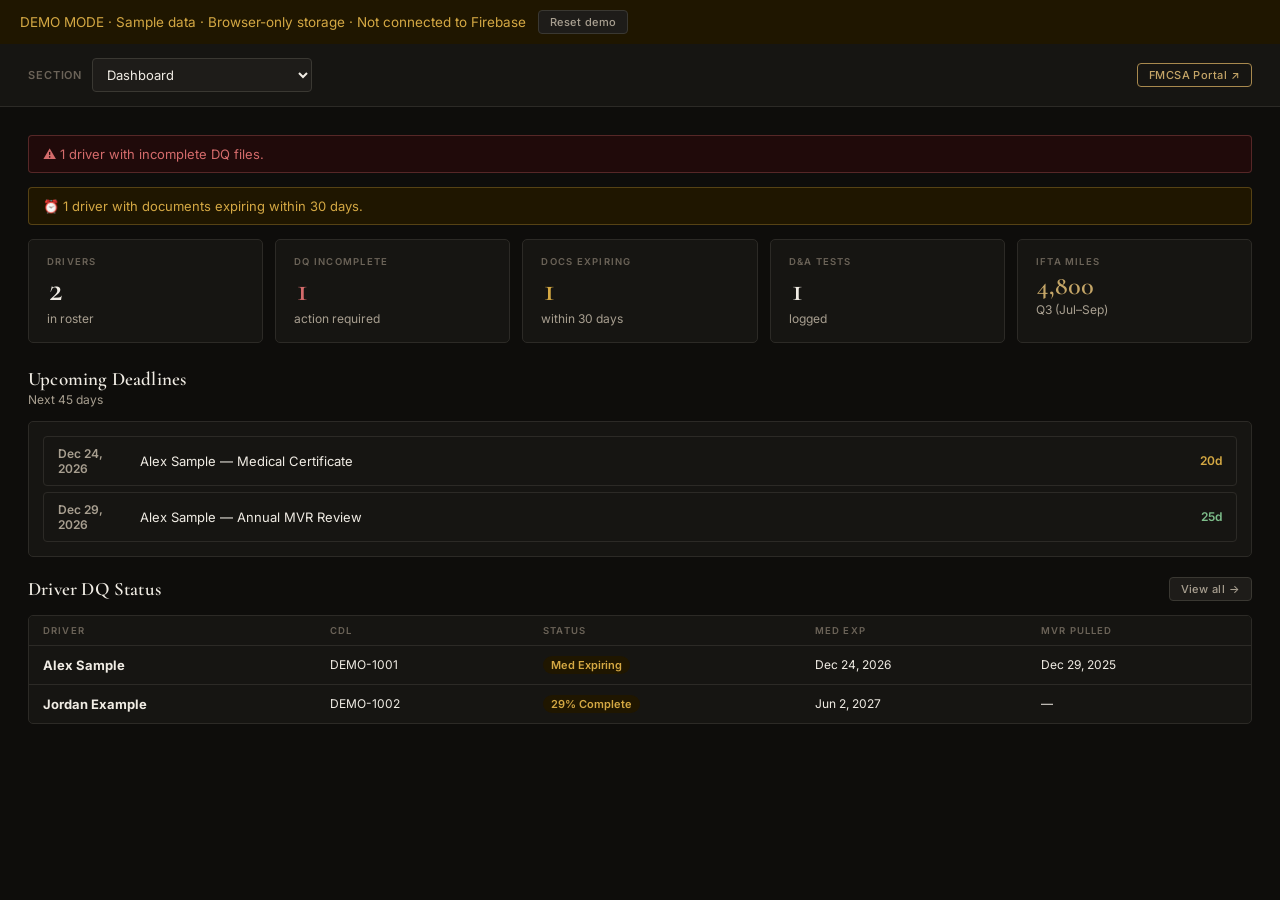
<file: Index.html>
<!doctype html>
<html lang="en"><head><meta charset="utf-8"><meta name="viewport" content="width=device-width, initial-scale=1"><meta name="claude:viewport-fit-sides" content="cover">
<title>Fleet Compliance</title>
<link rel="preconnect" href="https://fonts.googleapis.com">
<link href="https://fonts.googleapis.com/css2?family=Cormorant+Garamond:wght@400;500;600;700&family=Inter:wght@300;400;500;600&display=swap" rel="stylesheet">

<style>
:root {
  --bg:    #0e0d0b;
  --bg2:   #161512;
  --bg3:   #1e1c19;
  --bg4:   #252320;
  --fg:    #f0ece4;
  --fg2:   #a89f90;
  --fg3:   #6b6358;
  --border: #2c2a26;
  --border2: #3a3832;
  --accent: #c4a567;
  --accent2: #a8894e;
  --ok:    #7dbd8a;
  --ok-bg: #0d2314;
  --warn:  #d4a843;
  --warn-bg: #1f1600;
  --danger: #d46b6b;
  --danger-bg: #200a0a;
  --sidebar-w: 210px;
  color-scheme: dark;
}
* { box-sizing: border-box; margin: 0; padding: 0; }
html, body { height: 100%; }
body {
  background: var(--bg); color: var(--fg);
  font-family: 'Inter', system-ui, sans-serif;
  font-size: 13.5px;
  display: flex; flex-direction: column;
  padding-left: max(0px, env(safe-area-inset-left, 0px));
  padding-right: max(0px, env(safe-area-inset-right, 0px));
}

.app { display: flex; flex: 1; overflow: hidden; }

.sidebar {
  width: var(--sidebar-w); background: var(--bg2);
  border-right: 1px solid var(--border);
  display: flex; flex-direction: column; flex-shrink: 0;
  overflow-y: auto;
}
.sidebar-logo { padding: 20px 16px 16px; border-bottom: 1px solid var(--border); }
.sidebar-logo .co { font-family: 'Cormorant Garamond', serif; font-size: 17px; font-weight: 600; letter-spacing: .04em; color: var(--accent); line-height: 1.2; }
.sidebar-logo .app-name { font-size: 10px; font-weight: 500; text-transform: uppercase; letter-spacing: .14em; color: var(--fg3); margin-top: 5px; }
.nav-section { padding: 10px 0 6px; }
.nav-label { font-size: 9px; font-weight: 600; text-transform: uppercase; letter-spacing: .16em; color: var(--fg3); padding: 0 16px; margin-bottom: 4px; }
.nav-item {
  display: flex; align-items: center; gap: 9px;
  padding: 7px 16px; font-size: 12.5px; font-weight: 400;
  color: var(--fg2); cursor: pointer;
  border: none; background: none; width: 100%; text-align: left;
  transition: background .12s, color .12s;
  letter-spacing: .01em; border-right: 2px solid transparent;
}
.nav-item:hover { background: var(--bg3); color: var(--fg); }
.nav-item.active { background: var(--bg3); color: var(--accent); font-weight: 500; border-right-color: var(--accent); }
.nav-icon { font-size: 14px; width: 18px; flex-shrink: 0; opacity: .7; }
.badge { margin-left: auto; font-size: 10px; font-weight: 600; background: var(--danger); color: #fff; border-radius: 10px; padding: 1px 5px; }

.main { flex: 1; overflow-y: auto; display: flex; flex-direction: column; }
.topbar {
  display: flex; align-items: center; justify-content: space-between;
  padding: 14px 28px; border-bottom: 1px solid var(--border);
  background: var(--bg2); position: sticky; top: 0; z-index: 5;
  flex-shrink: 0;
}
.topbar h1 { font-family: 'Cormorant Garamond', serif; font-size: 22px; font-weight: 600; letter-spacing: .02em; }
.topbar-actions { display: flex; gap: 8px; align-items: center; flex-wrap: wrap; }
.content { padding: 28px; flex: 1; }

.btn { font-family: 'Inter', sans-serif; font-size: 12px; font-weight: 500; letter-spacing: .04em; padding: 7px 16px; border-radius: 4px; border: 1px solid var(--border2); background: var(--bg3); color: var(--fg2); cursor: pointer; transition: background .12s, color .12s; text-decoration: none; display: inline-flex; align-items: center; gap: 5px; white-space: nowrap; }
.btn:hover { background: var(--bg4); color: var(--fg); }
.btn-primary { background: var(--accent); color: #0e0d0b; border-color: var(--accent); font-weight: 600; }
.btn-primary:hover { background: var(--accent2); border-color: var(--accent2); color: #0e0d0b; }
.btn-sm { padding: 4px 11px; font-size: 11px; }
.btn-danger { background: var(--danger-bg); color: var(--danger); border-color: transparent; }
.btn-link { background: none; border-color: var(--accent2); color: var(--accent); }
.btn-link:hover { background: var(--bg3); color: var(--accent); }

.stat-row { display: grid; grid-template-columns: repeat(auto-fit, minmax(140px, 1fr)); gap: 12px; margin-bottom: 24px; }
.stat-card { background: var(--bg2); border: 1px solid var(--border); border-radius: 5px; padding: 16px 18px; }
.stat-label { font-size: 9.5px; font-weight: 600; text-transform: uppercase; letter-spacing: .13em; color: var(--fg3); }
.stat-num { font-family: 'Cormorant Garamond', serif; font-size: 34px; font-weight: 600; line-height: 1.05; margin-top: 5px; font-variant-numeric: tabular-nums; }
.stat-sub { font-size: 12px; color: var(--fg2); margin-top: 3px; }
.stat-ok { color: var(--ok); }
.stat-warn { color: var(--warn); }
.stat-danger { color: var(--danger); }
.stat-gold { color: var(--accent); }

.table-wrap { overflow-x: auto; }
table { width: 100%; border-collapse: collapse; font-size: 13px; }
thead th { text-align: left; font-size: 9.5px; font-weight: 600; text-transform: uppercase; letter-spacing: .12em; color: var(--fg3); padding: 9px 14px; border-bottom: 1px solid var(--border); background: var(--bg2); white-space: nowrap; }
tbody tr { border-bottom: 1px solid var(--border); }
tbody tr:last-child { border-bottom: none; }
tbody td { padding: 10px 14px; vertical-align: middle; }
tbody tr:hover td { background: var(--bg3); }

.pill { display: inline-block; font-size: 11px; font-weight: 600; padding: 2px 8px; border-radius: 20px; white-space: nowrap; }
.pill-ok { background: var(--ok-bg); color: var(--ok); }
.pill-warn { background: var(--warn-bg); color: var(--warn); }
.pill-danger { background: var(--danger-bg); color: var(--danger); }
.pill-neutral { background: var(--bg3); color: var(--fg2); }
.pill-gold { background: #1c1810; color: var(--accent); }

.section-head { display: flex; align-items: center; justify-content: space-between; margin-bottom: 14px; }
.section-head h2 { font-family: 'Cormorant Garamond', serif; font-size: 19px; font-weight: 600; letter-spacing: .01em; }
.section-head p { font-size: 12px; color: var(--fg2); margin-top: 2px; }

.card { background: var(--bg2); border: 1px solid var(--border); border-radius: 5px; overflow: hidden; margin-bottom: 20px; }
.card-pad { padding: 16px; }

.modal-overlay { position: fixed; inset: 0; z-index: 100; background: rgba(0,0,0,.6); display: flex; align-items: center; justify-content: center; padding: 16px; }
.modal { background: var(--bg2); border: 1px solid var(--border2); border-radius: 5px; width: 100%; max-width: 520px; padding: 28px; max-height: 90vh; overflow-y: auto; }
.modal h3 { font-family: 'Cormorant Garamond', serif; font-size: 20px; font-weight: 600; margin-bottom: 18px; letter-spacing: .02em; }
.modal-actions { display: flex; gap: 8px; justify-content: flex-end; margin-top: 20px; }

.form-grid { display: grid; grid-template-columns: 1fr 1fr; gap: 12px; }
.form-group { display: flex; flex-direction: column; gap: 5px; }
.form-group.full { grid-column: 1/-1; }
label { font-size: 11px; font-weight: 600; color: var(--fg3); text-transform: uppercase; letter-spacing: .08em; }
input, select, textarea { font-family: 'Inter', sans-serif; font-size: 13px; padding: 7px 10px; border: 1px solid var(--border2); border-radius: 4px; background: var(--bg3); color: var(--fg); width: 100%; }
input:focus, select:focus, textarea:focus { outline: none; border-color: var(--accent); }
.form-section { font-size: 9.5px; font-weight: 600; text-transform: uppercase; letter-spacing: .12em; color: var(--fg3); grid-column: 1/-1; margin-top: 6px; padding-top: 14px; border-top: 1px solid var(--border); }

/* DQ checklist */
.checklist { display: flex; flex-direction: column; gap: 6px; }
.check-row { display: flex; align-items: center; gap: 10px; padding: 8px 12px; border: 1px solid var(--border); border-radius: 4px; background: var(--bg3); }
.check-row.done { background: var(--ok-bg); border-color: rgba(125,189,138,.25); }
.check-row.done .check-label { color: var(--ok); }
.check-box { width: 16px; height: 16px; border: 1.5px solid var(--border2); border-radius: 2px; flex-shrink: 0; display: flex; align-items: center; justify-content: center; cursor: pointer; }
.check-box.checked { background: var(--ok); border-color: var(--ok); }
.check-box.checked::after { content: '✓'; color: #000; font-size: 10px; font-weight: 700; }
.check-label { font-size: 13px; font-weight: 400; flex: 1; min-width: 0; }
.check-date { font-size: 11px; color: var(--fg3); white-space: nowrap; }
.photo-btn { cursor: pointer; font-size: 14px; padding: 2px 6px; border-radius: 4px; border: 1px solid var(--border); background: var(--bg2); line-height: 1.3; flex-shrink: 0; }
.photo-btn.has-photo { border-color: var(--accent); background: #1c1810; }
.photo-thumb { width: 28px; height: 28px; object-fit: cover; border-radius: 3px; cursor: pointer; flex-shrink: 0; border: 1px solid var(--border); }

/* HOS */
.hos-grid { display: grid; grid-template-columns: repeat(3, 1fr); gap: 10px; margin-bottom: 20px; }
.hos-box { background: var(--bg3); border: 1px solid var(--border); border-radius: 5px; padding: 16px 14px; }
.hos-num { font-family: 'Cormorant Garamond', serif; font-size: 36px; font-weight: 600; color: var(--accent); line-height: 1; }
.hos-unit { font-size: 9.5px; font-weight: 600; text-transform: uppercase; letter-spacing: .1em; color: var(--fg3); margin-top: 2px; }
.hos-desc { font-size: 12px; color: var(--fg2); margin-top: 6px; line-height: 1.4; }

/* IFTA */
.state-list { display: flex; flex-direction: column; gap: 6px; }
.state-row { display: flex; align-items: center; gap: 10px; padding: 8px 12px; border: 1px solid var(--border); border-radius: 4px; background: var(--bg3); }
.state-row.base { border-color: rgba(196,165,103,.35); background: #1c1810; }
.state-abbr { font-size: 12px; font-weight: 600; width: 32px; flex-shrink: 0; color: var(--fg2); }
.state-field { display: flex; align-items: center; gap: 5px; flex: 1; }
.state-input { border: 1px solid var(--border2); border-radius: 4px; padding: 5px 8px; background: var(--bg2); color: var(--fg); font-size: 13px; width: 110px; font-variant-numeric: tabular-nums; }
.state-input:focus { outline: none; border-color: var(--accent); }
.state-unit { font-size: 11px; color: var(--fg3); white-space: nowrap; }
.add-state-row { display: flex; gap: 8px; align-items: center; margin-top: 12px; padding-top: 12px; border-top: 1px solid var(--border); }

/* Receipts */
.receipt-list { display: flex; flex-direction: column; gap: 6px; }
.receipt-row { display: flex; align-items: center; gap: 10px; padding: 8px 12px; border: 1px solid var(--border); border-radius: 4px; background: var(--bg3); font-size: 12px; }
.receipt-photo { width: 26px; height: 26px; object-fit: cover; border-radius: 3px; border: 1px solid var(--border); cursor: pointer; flex-shrink: 0; }

.q-tabs { display: flex; gap: 6px; margin-bottom: 20px; flex-wrap: wrap; }
.q-tab { padding: 6px 16px; font-size: 11px; font-weight: 500; letter-spacing: .06em; border: 1px solid var(--border2); border-radius: 3px; cursor: pointer; background: var(--bg2); color: var(--fg2); text-transform: uppercase; }
.q-tab.active { background: var(--accent); color: #0e0d0b; border-color: var(--accent); font-weight: 600; }

/* D&A */
.da-row { display: grid; grid-template-columns: 88px 80px 140px 1fr auto; gap: 10px; align-items: center; padding: 9px 14px; border-bottom: 1px solid var(--border); font-size: 13px; }
.da-row:last-child { border-bottom: none; }
.da-head { font-size: 9.5px; font-weight: 600; text-transform: uppercase; letter-spacing: .1em; color: var(--fg3); padding: 9px 14px; border-bottom: 1px solid var(--border); display: grid; grid-template-columns: 88px 80px 140px 1fr auto; gap: 10px; background: var(--bg); }

/* CSA */
.csa-grid { display: grid; grid-template-columns: repeat(auto-fill, minmax(220px, 1fr)); gap: 12px; }
.csa-card { background: var(--bg2); border: 1px solid var(--border); border-radius: 5px; padding: 16px; }
.csa-name { font-size: 11px; font-weight: 600; text-transform: uppercase; letter-spacing: .07em; color: var(--fg2); margin-bottom: 10px; }
.csa-bar-bg { height: 6px; background: var(--bg3); border-radius: 3px; overflow: hidden; margin-bottom: 6px; }
.csa-bar { height: 100%; border-radius: 3px; transition: width .3s; }

.alert-banner { display: flex; align-items: center; gap: 10px; padding: 10px 14px; border-radius: 4px; margin-bottom: 14px; font-size: 13px; }
.alert-warn { background: var(--warn-bg); color: var(--warn); border: 1px solid rgba(212,168,67,.3); }
.alert-danger { background: var(--danger-bg); color: var(--danger); border: 1px solid rgba(212,107,107,.3); }
.dl-list { display: flex; flex-direction: column; gap: 6px; }
.dl-item { display: flex; align-items: center; gap: 12px; padding: 9px 14px; border: 1px solid var(--border); border-radius: 4px; font-size: 13px; }
.dl-date { font-size: 12px; font-weight: 600; width: 70px; flex-shrink: 0; color: var(--fg2); }
.dl-name { flex: 1; }
.dl-days { font-size: 12px; font-weight: 600; }

.lightbox { position: fixed; inset: 0; z-index: 200; background: rgba(0,0,0,.88); display: flex; align-items: center; justify-content: center; cursor: zoom-out; }
.lightbox img { max-width: 90vw; max-height: 90vh; border-radius: 5px; object-fit: contain; }

.settings-grid { display: grid; grid-template-columns: 1fr 1fr; gap: 16px; }
.settings-card { background: var(--bg2); border: 1px solid var(--border); border-radius: 5px; padding: 18px; }
.settings-card h3 { font-family: 'Cormorant Garamond', serif; font-size: 16px; font-weight: 600; margin-bottom: 14px; color: var(--fg); }
.field-row { display: flex; flex-direction: column; gap: 5px; margin-bottom: 12px; }
.field-row:last-child { margin-bottom: 0; }
.field-val { font-size: 13px; font-weight: 500; color: var(--fg); padding: 7px 10px; background: var(--bg3); border: 1px solid var(--border); border-radius: 4px; min-height: 34px; }

.two-col { display: grid; grid-template-columns: 1fr 1fr; gap: 20px; }

.empty { text-align: center; padding: 48px 24px; color: var(--fg3); }
.empty-icon { font-size: 32px; margin-bottom: 10px; }

@media (max-width: 700px) {
  .sidebar { display: none; }
  .form-grid { grid-template-columns: 1fr; }
  .da-row, .da-head { grid-template-columns: 1fr 1fr; }
  .da-row span:nth-child(n+3), .da-head span:nth-child(n+3) { display: none; }
  .hos-grid { grid-template-columns: repeat(2,1fr); }
  .settings-grid, .two-col { grid-template-columns: 1fr; }
}

.sidebar {display:none !important;}
.section-selector {display:flex;align-items:center;gap:10px;flex-wrap:wrap;}
.section-selector select {width:220px;max-width:100%;}
.demo-banner {padding:10px 20px;background:#1f1600;color:#d4a843;display:flex;align-items:center;gap:12px;flex-wrap:wrap;}
@media(max-width:700px){.topbar{padding:12px;align-items:flex-start;gap:12px;flex-direction:column}.content{padding:14px}.section-selector select{width:100%;}.section-selector{width:100%;}}
</style></head><body>

<div class="demo-banner"><span>DEMO MODE · Sample data · Browser-only storage · Not connected to Firebase</span><button class="btn btn-sm" onclick="resetDemo()">Reset demo</button></div><div class="app">
  <nav class="sidebar">
    <div class="sidebar-logo">
      <div class="co">Dwyer Marble<br>& Stone</div>
      <div class="app-name">Fleet Compliance</div>
    </div>
    <div class="nav-section">
      <div class="nav-label">Overview</div>
      <button class="nav-item active" onclick="nav('dashboard')"><span class="nav-icon">◉</span>Dashboard</button>
    </div>
    <div class="nav-section">
      <div class="nav-label">Compliance</div>
      <button class="nav-item" onclick="nav('drivers')"><span class="nav-icon">👤</span>DQ Files<span class="badge" id="dq-badge" hidden></span></button>
      <button class="nav-item" onclick="nav('da')"><span class="nav-icon">🧪</span>Drug & Alcohol</button>
      <button class="nav-item" onclick="nav('csa')"><span class="nav-icon">📊</span>CSA Score</button>
      <button class="nav-item" onclick="nav('hos')"><span class="nav-icon">🕐</span>Hours of Service</button>
    </div>
    <div class="nav-section">
      <div class="nav-label">Tax & Reg</div>
      <button class="nav-item" onclick="nav('ifta')"><span class="nav-icon">⛽</span>IFTA Filing</button>
    </div>
    <div class="nav-section">
      <div class="nav-label">Admin</div>
      <button class="nav-item" onclick="nav('deadlines')"><span class="nav-icon">📅</span>Deadlines</button>
      <button class="nav-item" onclick="nav('settings')"><span class="nav-icon">⚙</span>Company Info</button>
    </div>
  </nav>

  <div class="main">
    <div class="topbar">
      <div class="section-selector"><label for="section-select">Section</label><select id="section-select" onchange="nav(this.value)"><option value="dashboard">Dashboard</option><option value="drivers">Driver qualification files</option><option value="da">Drug &amp; alcohol</option><option value="csa">CSA score tracker</option><option value="hos">Hours of service</option><option value="ifta">Fuel / IFTA worksheet</option><option value="deadlines">Deadlines</option><option value="settings">Company information</option></select><h1 id="page-title" hidden>Dashboard</h1></div>
      <div class="topbar-actions" id="topbar-actions"></div>
    </div>
    <div class="content" id="main-content"></div>
  </div>
</div>

<div id="modal-root"></div>
<input type="file" id="photo-input" accept="image/*" style="display:none" onchange="handlePhotoFile(event)">
<input type="file" id="receipt-input" accept="image/*" style="display:none" onchange="handleReceiptFile(event)">

<script>
const ALL_STATES = ['AL','AK','AR','AZ','CA','CO','CT','DE','FL','GA','IA','ID','IL','IN','KS','KY','LA','MA','MD','ME','MN','MO','MS','MT','NC','ND','NE','NH','NJ','NM','NV','NY','OH','OK','OR','PA','RI','SC','SD','TN','TX','UT','VA','VT','WA','WI','WV','WY'];

let S = {
  drivers: [], da: [], hosLog: [], csa: {},
  ifta: {}, iftaStates: { 'Q1':['MI'],'Q2':['MI'],'Q3':['MI'],'Q4-prev':['MI'] },
  receipts: {},
  activeQ: curQ(),
  co: { dot:'', mc:'', eld:'', state:'MI', name:'Dwyer Marble & Stone' }
};

let pendingPhoto = null;
let pendingReceipt = null;

function curQ() {
  const m = new Date().getMonth();
  return m<3?'Q4-prev':m<6?'Q1':m<9?'Q2':'Q3';
}
function save() { try { localStorage.setItem('fleetops_dropdown_demo_v1', JSON.stringify(S)); } catch(e){} }
function load() {
  try {
    const d = localStorage.getItem('fleetops_dropdown_demo_v1');
    if (d) { const p = JSON.parse(d); S = {...S,...p}; }
    if (!S.iftaStates) S.iftaStates = {'Q1':['MI'],'Q2':['MI'],'Q3':['MI'],'Q4-prev':['MI']};
    if (!S.co) S.co = { dot:'',mc:'',eld:'',state:'MI',name:'Dwyer Marble & Stone' };
    if (!S.hosLog) S.hosLog = [];
    if (!S.receipts) S.receipts = {};
  } catch(e) {}
}

const DQ_ITEMS = [
  { key:'app',          label:'Employment Application (10-yr history)',    photo:true },
  { key:'clearinghouse',label:'Clearinghouse Query (full)',                photo:false },
  { key:'mvr',          label:'MVR Pulled (all states, 3 yrs)',            hasDate:true,   photo:false },
  { key:'med',          label:'Medical Certificate',                       hasExpiry:true, photo:true },
  { key:'road',         label:'Road Test Certificate / CDL Copy',          photo:true },
  { key:'prev_emp',     label:'Prior Employer Verification (3 yrs)',       photo:false },
  { key:'drug',         label:'Pre-Employment Drug Test (negative)',       photo:true },
];

const CSA_CATS = [
  { key:'unsafe',  label:'Unsafe Driving',                threshold:65 },
  { key:'hos',     label:'HOS Compliance',                threshold:65 },
  { key:'fitness', label:'Driver Fitness',                threshold:80 },
  { key:'da',      label:'Controlled Substances/Alcohol', threshold:80 },
  { key:'maint',   label:'Vehicle Maintenance',           threshold:80 },
  { key:'hazmat',  label:'Hazardous Materials',           threshold:80 },
  { key:'crash',   label:'Crash Indicator',               threshold:65 },
];

const HOS_RULES = [
  { num:'11',    unit:'hrs driving',  desc:'Max driving time after 10 consecutive hrs off duty' },
  { num:'14',    unit:'hr window',    desc:'On-duty time limit from the moment the shift starts' },
  { num:'30',    unit:'min break',    desc:'Required after 8 cumulative hours of driving time' },
  { num:'10',    unit:'hrs off',      desc:'Minimum consecutive off-duty time to reset the driving window' },
  { num:'60/70', unit:'hr limit',     desc:'On-duty cap over any 7 consecutive days (60) or 8 days (70)' },
  { num:'34',    unit:'hr restart',   desc:'May restart the 7/8-day period after 34 consecutive hours off duty' },
];

const QUARTERS = ['Q1','Q2','Q3','Q4-prev'];
const Q_LABELS = { 'Q1':'Q1 (Jan–Mar)','Q2':'Q2 (Apr–Jun)','Q3':'Q3 (Jul–Sep)','Q4-prev':'Q4 Prior Year' };
const Q_DUE   = { 'Q1':'Apr 30','Q2':'Jul 31','Q3':'Oct 31','Q4-prev':'Jan 31' };

const PAGE_LINKS = {
  dashboard:  { label:'FMCSA Portal',       url:'https://portal.fmcsa.dot.gov/' },
  drivers:    { label:'Open Clearinghouse', url:'https://clearinghouse.fmcsa.dot.gov/' },
  da:         { label:'Open Clearinghouse', url:'https://clearinghouse.fmcsa.dot.gov/' },
  csa:        { label:'Open SMS',           url:'https://ai.fmcsa.dot.gov/' },
  hos:        { label:'FMCSA HOS Rules',    url:'https://www.fmcsa.dot.gov/regulations/hours-service/summary-hours-service-regulations' },
  ifta:       { label:'File with Michigan', url:'https://mto.treasury.michigan.gov/' },
  deadlines:  { label:'FMCSA Calendar',     url:'https://www.fmcsa.dot.gov/registration/commercial-drivers-license' },
  settings:   { label:'SAFER Web',          url:'https://safer.fmcsa.dot.gov/' },
};

function dq_pct(d) {
  return Math.round(DQ_ITEMS.filter(i=>d.dq?.[i.key]?.done).length / DQ_ITEMS.length * 100);
}
function dq_status(d) {
  const p = dq_pct(d);
  if (p===100) {
    if (d.dq?.med?.expiry) {
      const dy = Math.ceil((new Date(d.dq.med.expiry)-new Date())/86400000);
      if (dy<0) return {label:'Med Expired',cls:'pill-danger'};
      if (dy<30) return {label:'Med Expiring',cls:'pill-warn'};
    }
    if (d.dq?.mvr?.date) {
      const dy = Math.ceil((new Date()-new Date(d.dq.mvr.date))/86400000);
      if (dy>365) return {label:'MVR Overdue',cls:'pill-danger'};
      if (dy>335) return {label:'MVR Due Soon',cls:'pill-warn'};
    }
    return {label:'Complete',cls:'pill-ok'};
  }
  if (p===0) return {label:'Not Started',cls:'pill-neutral'};
  return {label:`${p}% Complete`,cls:'pill-warn'};
}
function days_until(ds) { return ds ? Math.ceil((new Date(ds)-new Date())/86400000) : null; }
function fmt_date(s) { return s ? new Date(s+'T12:00:00').toLocaleDateString('en-US',{month:'short',day:'numeric',year:'numeric'}) : '—'; }
function incomplete_dq() { return S.drivers.filter(d=>dq_pct(d)<100).length; }
function expiring_soon() {
  return S.drivers.filter(d=>{
    const md = d.dq?.med?.expiry ? days_until(d.dq.med.expiry) : null;
    const mr = d.dq?.mvr?.date ? Math.ceil((new Date(new Date(d.dq.mvr.date).getTime()+365*86400000)-new Date())/86400000) : null;
    return (md!==null&&md>=0&&md<30)||(mr!==null&&mr>=0&&mr<30);
  }).length;
}
function all_deadlines() {
  const list = [];
  [['Q1','2026-04-30'],['Q2','2026-07-31'],['Q3','2026-10-31'],['Q4-prev','2027-01-31']].forEach(([q,d])=>{
    list.push({date:d,name:`IFTA ${Q_LABELS[q]} filing`,type:'ifta'});
  });
  S.drivers.forEach(drv=>{
    if (drv.dq?.med?.expiry) list.push({date:drv.dq.med.expiry,name:`${drv.name} — Medical Certificate`,type:'med'});
    if (drv.dq?.mvr?.date) {
      const due = new Date(new Date(drv.dq.mvr.date).getTime()+365*86400000);
      list.push({date:due.toISOString().slice(0,10),name:`${drv.name} — Annual MVR Review`,type:'mvr'});
    }
  });
  return list.filter(d=>days_until(d.date)>=0).sort((a,b)=>a.date.localeCompare(b.date));
}
function total_ifta(q,field) {
  return Object.values(S.ifta[q]||{}).reduce((a,b)=>a+(Number(b[field])||0),0);
}

// ─── Nav ─────────────────────────────────────────────────────────────────────
let currentPage = 'dashboard';
const NAV_IDX = {dashboard:0,drivers:1,da:2,csa:3,hos:4,ifta:5,deadlines:6,settings:7};
function nav(page) {
  currentPage = page;
  document.getElementById('section-select').value=page;
  document.querySelectorAll('.nav-item').forEach(el=>el.classList.remove('active'));
  document.querySelectorAll('.nav-item')[NAV_IDX[page]]?.classList.add('active');
  render();
}
function render() {
  const titles = {dashboard:'Dashboard',drivers:'DQ Files',da:'Drug & Alcohol Log',csa:'CSA Score Tracker',hos:'Hours of Service',ifta:'IFTA Filing',deadlines:'Upcoming Deadlines',settings:'Company Info'};
  document.getElementById('page-title').textContent = titles[currentPage]||'';
  const inc = incomplete_dq();
  const badge = document.getElementById('dq-badge');
  badge.textContent = inc; badge.hidden = inc===0;
  const link = PAGE_LINKS[currentPage];
  const addBtns = {drivers:`<button class="btn btn-primary btn-sm" onclick="openAddDriver()">+ Add Driver</button>`, da:`<button class="btn btn-primary btn-sm" onclick="openAddDA()">+ Log Test</button>`, hos:`<button class="btn btn-primary btn-sm" onclick="openAddHOS()">+ Log Violation</button>`, settings:`<button class="btn btn-primary btn-sm" onclick="openEditSettings()">Edit Info</button>`};
  document.getElementById('topbar-actions').innerHTML = (addBtns[currentPage]||'') + (link?`<a class="btn btn-link btn-sm" href="${link.url}" target="_blank" rel="noopener">${link.label} ↗</a>`:'');
  document.getElementById('main-content').innerHTML='';
  ({dashboard:renderDashboard,drivers:renderDrivers,da:renderDA,csa:renderCSA,hos:renderHOS,ifta:renderIFTA,deadlines:renderDeadlines,settings:renderSettings}[currentPage]||(() => {}))();
}

// ─── Dashboard ───────────────────────────────────────────────────────────────
function renderDashboard() {
  const el = document.getElementById('main-content');
  const inc = incomplete_dq(), exp = expiring_soon();
  const dl = all_deadlines().filter(d=>days_until(d.date)<=45);
  let alerts = '';
  if (inc>0) alerts+=`<div class="alert-banner alert-danger">⚠ ${inc} driver${inc>1?'s':''} with incomplete DQ files.</div>`;
  if (exp>0) alerts+=`<div class="alert-banner alert-warn">⏰ ${exp} driver${exp>1?'s':''} with documents expiring within 30 days.</div>`;
  const upcoming = dl.map(d=>{
    const days=days_until(d.date);
    return `<div class="dl-item"><span class="dl-date">${fmt_date(d.date)}</span><span class="dl-name">${d.name}</span><span class="dl-days ${days<=7?'stat-danger':days<=21?'stat-warn':'stat-ok'}">${days}d</span></div>`;
  }).join('')||'<div style="padding:14px;font-size:13px;color:var(--fg3)">No deadlines in the next 45 days.</div>';
  const mi = total_ifta(S.activeQ,'miles');
  el.innerHTML = `${alerts}
    <div class="stat-row">
      <div class="stat-card"><div class="stat-label">Drivers</div><div class="stat-num">${S.drivers.length}</div><div class="stat-sub">in roster</div></div>
      <div class="stat-card"><div class="stat-label">DQ Incomplete</div><div class="stat-num ${inc>0?'stat-danger':'stat-ok'}">${inc}</div><div class="stat-sub">${inc===0?'all current':'action required'}</div></div>
      <div class="stat-card"><div class="stat-label">Docs Expiring</div><div class="stat-num ${exp>0?'stat-warn':'stat-ok'}">${exp}</div><div class="stat-sub">within 30 days</div></div>
      <div class="stat-card"><div class="stat-label">D&A Tests</div><div class="stat-num">${S.da.length}</div><div class="stat-sub">logged</div></div>
      <div class="stat-card"><div class="stat-label">IFTA Miles</div><div class="stat-num stat-gold" style="font-size:26px">${mi.toLocaleString()}</div><div class="stat-sub">${Q_LABELS[S.activeQ]}</div></div>
    </div>
    <div class="section-head"><div><h2>Upcoming Deadlines</h2><p>Next 45 days</p></div></div>
    <div class="card"><div class="dl-list" style="padding:14px">${upcoming}</div></div>
    <div class="section-head"><div><h2>Driver DQ Status</h2></div><button class="btn btn-sm" onclick="nav('drivers')">View all →</button></div>
    <div class="card"><div class="table-wrap"><table>
      <thead><tr><th>Driver</th><th>CDL</th><th>Status</th><th>Med Exp</th><th>MVR Pulled</th></tr></thead>
      <tbody>${S.drivers.length===0?`<tr><td colspan="5"><div class="empty"><div class="empty-icon">👤</div><p>No drivers added yet.</p></div></td></tr>`:S.drivers.map(d=>{
        const st=dq_status(d);
        return `<tr><td><strong>${d.name}</strong></td><td style="font-size:12px">${d.cdl||'—'}</td><td><span class="pill ${st.cls}">${st.label}</span></td><td style="font-size:12px">${d.dq?.med?.expiry?fmt_date(d.dq.med.expiry):'—'}</td><td style="font-size:12px">${d.dq?.mvr?.date?fmt_date(d.dq.mvr.date):'—'}</td></tr>`;
      }).join('')}</tbody>
    </table></div></div>`;
}

// ─── DQ Files ────────────────────────────────────────────────────────────────
function renderDrivers() {
  const el = document.getElementById('main-content');
  if (S.drivers.length===0) { el.innerHTML=`<div class="empty"><div class="empty-icon">📂</div><p>No drivers yet. Add a driver to start tracking DQ files.</p></div>`; return; }
  el.innerHTML = S.drivers.map(d=>driverCard(d)).join('');
}
function driverCard(drv) {
  const st=dq_status(drv), pct=dq_pct(drv);
  const barColor = pct===100?'var(--ok)':pct>50?'var(--warn)':'var(--danger)';
  return `<div class="card" style="margin-bottom:16px">
    <div style="display:flex;align-items:center;justify-content:space-between;padding:14px 16px;border-bottom:1px solid var(--border)">
      <div>
        <strong style="font-size:15px;font-family:'Cormorant Garamond',serif;font-weight:600">${drv.name}</strong>
        <span style="font-size:12px;color:var(--fg3);margin-left:10px">${drv.cdl||''}</span>
        ${drv.hired?`<span style="font-size:12px;color:var(--fg3);margin-left:8px">Hired ${fmt_date(drv.hired)}</span>`:''}
      </div>
      <div style="display:flex;align-items:center;gap:8px">
        <span class="pill ${st.cls}">${st.label}</span>
        <button class="btn btn-sm" onclick="openEditDriver('${drv.id}')">Edit</button>
        <button class="btn btn-sm btn-danger" onclick="deleteDriver('${drv.id}')">Remove</button>
      </div>
    </div>
    <div style="padding:14px 16px">
      <div style="display:flex;align-items:center;gap:10px;margin-bottom:14px">
        <div style="flex:1;height:4px;background:var(--bg3);border-radius:2px;overflow:hidden">
          <div style="width:${pct}%;height:100%;background:${barColor};border-radius:2px"></div>
        </div>
        <span style="font-size:12px;font-weight:600;color:var(--fg2)">${pct}%</span>
      </div>
      <div class="checklist">
        ${DQ_ITEMS.map(item=>{
          const rec=drv.dq?.[item.key]||{};
          const done=rec.done, expiry=rec.expiry, date=rec.date, photo=rec.photo;
          return `<div class="check-row ${done?'done':''}">
            <div class="check-box ${done?'checked':''}" onclick="toggleDQ('${drv.id}','${item.key}')"></div>
            <span class="check-label">${item.label}</span>
            ${expiry?`<span class="check-date">Exp: ${fmt_date(expiry)}</span>`:''}
            ${date&&!expiry?`<span class="check-date">${fmt_date(date)}</span>`:''}
            ${item.photo ? (photo
              ? `<img class="photo-thumb" src="${photo}" onclick="showPhoto('${drv.id}','${item.key}')" title="View">`
              : `<span class="photo-btn" onclick="triggerDQPhoto('${drv.id}','${item.key}')" title="Attach photo">📎</span>`)
            : ''}
          </div>`;
        }).join('')}
      </div>
    </div>
  </div>`;
}
function toggleDQ(id,key) {
  const drv=S.drivers.find(d=>d.id===id); if(!drv) return;
  if(!drv.dq) drv.dq={};
  if(!drv.dq[key]) drv.dq[key]={};
  drv.dq[key].done=!drv.dq[key].done;
  save(); render();
}
function deleteDriver(id) { S.drivers=S.drivers.filter(d=>d.id!==id); save(); render(); }
function openAddDriver() { openDriverModal(null); }
function openEditDriver(id) { openDriverModal(S.drivers.find(d=>d.id===id)); }
function openDriverModal(drv) {
  const isEdit=!!drv;
  document.getElementById('modal-root').innerHTML=`<div class="modal-overlay" onclick="if(event.target===this)closeModal()">
    <div class="modal">
      <h3>${isEdit?'Edit Driver':'Add Driver'}</h3>
      <div class="form-grid">
        <div class="form-group full"><label>Full Name</label><input id="m-name" value="${drv?.name||''}" placeholder="John Smith"></div>
        <div class="form-group"><label>CDL Number</label><input id="m-cdl" value="${drv?.cdl||''}" placeholder="D123456789"></div>
        <div class="form-group"><label>CDL State</label><input id="m-cdlstate" value="${drv?.cdlstate||''}" placeholder="MI"></div>
        <div class="form-group"><label>Hire Date</label><input id="m-hired" type="date" value="${drv?.hired||''}"></div>
        <div class="form-group"><label>Phone</label><input id="m-phone" value="${drv?.phone||''}" placeholder="555-000-0000"></div>
        <div class="form-section">DQ File Details</div>
        <div class="form-group"><label>MVR Pull Date</label><input id="m-mvr" type="date" value="${drv?.dq?.mvr?.date||''}"></div>
        <div class="form-group"><label>Medical Cert Expiry</label><input id="m-med" type="date" value="${drv?.dq?.med?.expiry||''}"></div>
      </div>
      <div class="modal-actions">
        <button class="btn" onclick="closeModal()">Cancel</button>
        <button class="btn btn-primary" onclick="saveDriver('${drv?.id||''}')">${isEdit?'Save Changes':'Add Driver'}</button>
      </div>
    </div>
  </div>`;
}
function saveDriver(existingId) {
  const name=document.getElementById('m-name').value.trim(); if(!name) return;
  const mvrDate=document.getElementById('m-mvr').value;
  const medExpiry=document.getElementById('m-med').value;
  if (existingId) {
    const drv=S.drivers.find(d=>d.id===existingId); if(!drv) return;
    drv.name=name; drv.cdl=document.getElementById('m-cdl').value.trim();
    drv.cdlstate=document.getElementById('m-cdlstate').value.trim();
    drv.hired=document.getElementById('m-hired').value;
    drv.phone=document.getElementById('m-phone').value.trim();
    if(!drv.dq) drv.dq={};
    if(mvrDate){if(!drv.dq.mvr)drv.dq.mvr={};drv.dq.mvr.date=mvrDate;drv.dq.mvr.done=true;}
    if(medExpiry){if(!drv.dq.med)drv.dq.med={};drv.dq.med.expiry=medExpiry;drv.dq.med.done=true;}
  } else {
    const dq={};
    if(mvrDate) dq.mvr={done:true,date:mvrDate};
    if(medExpiry) dq.med={done:true,expiry:medExpiry};
    S.drivers.push({id:'drv_'+Date.now(),name,cdl:document.getElementById('m-cdl').value.trim(),cdlstate:document.getElementById('m-cdlstate').value.trim(),hired:document.getElementById('m-hired').value,phone:document.getElementById('m-phone').value.trim(),dq});
  }
  save(); closeModal(); render();
}

// ─── DQ Photo ────────────────────────────────────────────────────────────────
function triggerDQPhoto(driverId,key) {
  pendingPhoto={driverId,key}; pendingReceipt=null;
  document.getElementById('photo-input').value='';
  document.getElementById('photo-input').click();
}
function handlePhotoFile(e) {
  const file=e.target.files[0]; if(!file||!pendingPhoto) return;
  compressImage(file,900,0.78,dataUrl=>{
    const drv=S.drivers.find(d=>d.id===pendingPhoto.driverId);
    if(drv){
      if(!drv.dq) drv.dq={};
      if(!drv.dq[pendingPhoto.key]) drv.dq[pendingPhoto.key]={};
      drv.dq[pendingPhoto.key].photo=dataUrl;
      drv.dq[pendingPhoto.key].done=true;
      save(); render();
    }
    pendingPhoto=null;
  });
}
function showPhoto(driverId,key) {
  const drv=S.drivers.find(d=>d.id===driverId);
  const photo=drv?.dq?.[key]?.photo; if(!photo) return;
  openLightbox(photo);
}
function openLightbox(src) {
  const lb=document.createElement('div');
  lb.className='lightbox';
  lb.innerHTML=`<img src="${src}">`;
  lb.onclick=()=>lb.remove();
  document.body.appendChild(lb);
}
function compressImage(file,maxPx,quality,cb) {
  const reader=new FileReader();
  reader.onload=ev=>{
    const img=new Image();
    img.onload=()=>{
      const canvas=document.createElement('canvas');
      let w=img.width,h=img.height;
      if(w>maxPx){h=Math.round(h*maxPx/w);w=maxPx;}
      if(h>maxPx){w=Math.round(w*maxPx/h);h=maxPx;}
      canvas.width=w;canvas.height=h;
      canvas.getContext('2d').drawImage(img,0,0,w,h);
      cb(canvas.toDataURL('image/jpeg',quality));
    };
    img.src=ev.target.result;
  };
  reader.readAsDataURL(file);
}

// ─── Drug & Alcohol ───────────────────────────────────────────────────────────
function renderDA() {
  const el=document.getElementById('main-content');
  const yr=new Date().getFullYear();
  const yrTests=S.da.filter(t=>t.date?.startsWith(String(yr)));
  const drug=yrTests.filter(t=>t.type!=='alcohol').length;
  const alc=yrTests.filter(t=>t.type==='alcohol').length;
  const dc=S.drivers.length;
  const drugPct=dc?Math.round(drug/dc*100):0, alcPct=dc?Math.round(alc/dc*100):0;
  const rows=[...S.da].reverse().map(t=>{
    const cls=t.result==='Negative'?'pill-ok':t.result==='Positive'?'pill-danger':'pill-warn';
    return `<div class="da-row"><span style="font-size:12px">${fmt_date(t.date)}</span><span><span class="pill ${cls}">${t.result||'Pending'}</span></span><span style="font-size:12px;color:var(--fg2)">${t.testtype||'Drug'}</span><span>${t.driver}</span><button class="btn btn-sm btn-danger" onclick="deleteDA('${t.id}')">✕</button></div>`;
  }).join('')||`<div class="empty"><div class="empty-icon">🧪</div><p>No tests logged yet.</p></div>`;
  el.innerHTML=`
    <div class="stat-row">
      <div class="stat-card"><div class="stat-label">Drug Tests ${yr}</div><div class="stat-num ${drugPct>=50?'stat-ok':'stat-warn'}">${drug}</div><div class="stat-sub">${drugPct}% of fleet · need 50%</div></div>
      <div class="stat-card"><div class="stat-label">Alcohol Tests ${yr}</div><div class="stat-num ${alcPct>=10?'stat-ok':'stat-warn'}">${alc}</div><div class="stat-sub">${alcPct}% of fleet · need 10%</div></div>
      <div class="stat-card"><div class="stat-label">Total Logged</div><div class="stat-num">${S.da.length}</div><div class="stat-sub">all time</div></div>
      <div class="stat-card"><div class="stat-label">Positives</div><div class="stat-num ${S.da.filter(t=>t.result==='Positive').length>0?'stat-danger':'stat-ok'}">${S.da.filter(t=>t.result==='Positive').length}</div><div class="stat-sub">all time</div></div>
    </div>
    <div class="card"><div class="da-head"><span>Date</span><span>Result</span><span>Test Type</span><span>Driver</span><span></span></div>${rows}</div>`;
}
function openAddDA() {
  document.getElementById('modal-root').innerHTML=`<div class="modal-overlay" onclick="if(event.target===this)closeModal()">
    <div class="modal"><h3>Log Drug & Alcohol Test</h3>
      <div class="form-grid">
        <div class="form-group"><label>Driver Name</label><input id="da-driver" placeholder="Driver name" list="da-dl"><datalist id="da-dl">${S.drivers.map(d=>`<option value="${d.name}">`).join('')}</datalist></div>
        <div class="form-group"><label>Test Date</label><input id="da-date" type="date" value="${new Date().toISOString().slice(0,10)}"></div>
        <div class="form-group"><label>Test Category</label><select id="da-testtype"><option>Pre-Employment</option><option>Random</option><option>Post-Accident</option><option>Reasonable Suspicion</option><option>Return-to-Duty</option><option>Follow-Up</option></select></div>
        <div class="form-group"><label>Substance Type</label><select id="da-type"><option value="drug">Drug</option><option value="alcohol">Alcohol</option><option value="both">Both</option></select></div>
        <div class="form-group"><label>Result</label><select id="da-result"><option>Negative</option><option>Positive</option><option>Pending</option><option>Cancelled</option></select></div>
        <div class="form-group full"><label>Notes</label><input id="da-notes" placeholder="Collection site, SAP referral, etc."></div>
      </div>
      <div class="modal-actions"><button class="btn" onclick="closeModal()">Cancel</button><button class="btn btn-primary" onclick="saveDA()">Log Test</button></div>
    </div>
  </div>`;
}
function saveDA() {
  const driver=document.getElementById('da-driver').value.trim(); if(!driver) return;
  S.da.push({id:'da_'+Date.now(),driver,date:document.getElementById('da-date').value,testtype:document.getElementById('da-testtype').value,type:document.getElementById('da-type').value,result:document.getElementById('da-result').value,notes:document.getElementById('da-notes').value});
  save(); closeModal(); render();
}
function deleteDA(id) { S.da=S.da.filter(t=>t.id!==id); save(); render(); }

// ─── CSA ─────────────────────────────────────────────────────────────────────
function renderCSA() {
  const el=document.getElementById('main-content');
  el.innerHTML=`
    <p style="font-size:13px;color:var(--fg2);margin-bottom:20px">Enter your current CSA percentile scores from the FMCSA Safety Measurement System. Scores above the threshold flag your carrier for intervention priority.</p>
    <div class="csa-grid">
      ${CSA_CATS.map(cat=>{
        const val=S.csa[cat.key]??null, pct=val??0;
        const color=pct>=cat.threshold?'var(--danger)':pct>=cat.threshold*.8?'var(--warn)':'var(--ok)';
        return `<div class="csa-card">
          <div class="csa-name">${cat.label}</div>
          <div class="csa-bar-bg"><div class="csa-bar" style="width:${pct}%;background:${color}"></div></div>
          <div style="display:flex;align-items:center;gap:8px;margin-bottom:4px">
            <input type="number" min="0" max="100" value="${val??''}" placeholder="—"
              style="border:1px solid var(--border2);border-radius:4px;padding:4px 8px;width:70px;background:var(--bg);color:var(--fg);font-size:13px;font-weight:600"
              oninput="updateCSA('${cat.key}',this.value)">
            <span style="font-size:12px;color:var(--fg3)">/ 100</span>
            ${val!==null?`<span class="pill ${pct>=cat.threshold?'pill-danger':pct>=cat.threshold*.8?'pill-warn':'pill-ok'}">${pct>=cat.threshold?'Alert':pct>=cat.threshold*.8?'Watch':'OK'}</span>`:''}
          </div>
          <div style="font-size:11px;color:var(--fg3)">Threshold: ${cat.threshold}th percentile</div>
        </div>`;
      }).join('')}
    </div>`;
}
function updateCSA(key,val) { S.csa[key]=val===''?null:Number(val); save(); renderCSA(); }

// ─── Hours of Service ─────────────────────────────────────────────────────────
function renderHOS() {
  const el=document.getElementById('main-content');
  const violations=[...S.hosLog].reverse();
  el.innerHTML=`
    <div class="section-head"><div><h2>The Rules</h2><p>49 CFR Part 395 — Property-Carrying Drivers</p></div></div>
    <div class="hos-grid">
      ${HOS_RULES.map(r=>`<div class="hos-box"><div class="hos-num">${r.num}</div><div class="hos-unit">${r.unit}</div><div class="hos-desc">${r.desc}</div></div>`).join('')}
    </div>
    <div class="section-head" style="margin-top:4px"><div><h2>Violation Log</h2><p>Log HOS violations for CSA tracking and corrective action</p></div></div>
    <div class="card">
      ${violations.length===0?`<div class="empty"><div class="empty-icon">✅</div><p>No violations logged.</p></div>`:`
      <table><thead><tr><th>Date</th><th>Driver</th><th>Violation Type</th><th>Notes</th><th></th></tr></thead>
      <tbody>${violations.map(v=>`<tr>
        <td style="font-size:12px">${fmt_date(v.date)}</td>
        <td>${v.driver}</td>
        <td><span class="pill pill-danger">${v.vtype}</span></td>
        <td style="font-size:12px;color:var(--fg2)">${v.notes||'—'}</td>
        <td><button class="btn btn-sm btn-danger" onclick="deleteHOS('${v.id}')">✕</button></td>
      </tr>`).join('')}</tbody></table>`}
    </div>`;
}
function openAddHOS() {
  document.getElementById('modal-root').innerHTML=`<div class="modal-overlay" onclick="if(event.target===this)closeModal()">
    <div class="modal"><h3>Log HOS Violation</h3>
      <div class="form-grid">
        <div class="form-group"><label>Driver</label><input id="hos-driver" placeholder="Driver name" list="hos-dl"><datalist id="hos-dl">${S.drivers.map(d=>`<option value="${d.name}">`).join('')}</datalist></div>
        <div class="form-group"><label>Date</label><input id="hos-date" type="date" value="${new Date().toISOString().slice(0,10)}"></div>
        <div class="form-group full"><label>Violation Type</label>
          <select id="hos-vtype">
            <option>Driving beyond 11-hour limit</option>
            <option>Exceeding 14-hour window</option>
            <option>Missing 30-minute break</option>
            <option>Insufficient off-duty time (10 hrs)</option>
            <option>Exceeding 60/70-hour limit</option>
            <option>False log / ELD manipulation</option>
            <option>Other</option>
          </select>
        </div>
        <div class="form-group full"><label>Notes</label><input id="hos-notes" placeholder="Roadside inspection #, corrective action taken, etc."></div>
      </div>
      <div class="modal-actions"><button class="btn" onclick="closeModal()">Cancel</button><button class="btn btn-primary" onclick="saveHOS()">Log Violation</button></div>
    </div>
  </div>`;
}
function saveHOS() {
  const driver=document.getElementById('hos-driver').value.trim(); if(!driver) return;
  S.hosLog.push({id:'hos_'+Date.now(),driver,date:document.getElementById('hos-date').value,vtype:document.getElementById('hos-vtype').value,notes:document.getElementById('hos-notes').value});
  save(); closeModal(); render();
}
function deleteHOS(id) { S.hosLog=S.hosLog.filter(v=>v.id!==id); save(); render(); }

// ─── IFTA ─────────────────────────────────────────────────────────────────────
function renderIFTA() {
  const el=document.getElementById('main-content');
  const q=S.activeQ;
  if(!S.iftaStates[q]) S.iftaStates[q]=['MI'];
  const states=S.iftaStates[q];
  const data=S.ifta[q]||{};
  const mi=total_ifta(q,'miles'), gal=total_ifta(q,'gallons');
  const mpg=gal>0?(mi/gal).toFixed(1):'—';
  const available=ALL_STATES.filter(s=>!states.includes(s));
  const qReceipts=(S.receipts[q]||[]);

  const stateRows=states.map(st=>{
    const rec=data[st]||{}, isBase=st==='MI';
    return `<div class="state-row ${isBase?'base':''}">
      <span class="state-abbr">${st}${isBase?' ★':''}</span>
      <div class="state-field">
        <input class="state-input" type="number" min="0" placeholder="0" value="${rec.miles||''}" oninput="updateIFTA('${st}','miles',this.value)" title="Miles in ${st}">
        <span class="state-unit">mi</span>
      </div>
      <div class="state-field">
        <input class="state-input" type="number" min="0" placeholder="0" value="${rec.gallons||''}" oninput="updateIFTA('${st}','gallons',this.value)" title="Gal purchased in ${st}">
        <span class="state-unit">gal</span>
      </div>
      ${isBase?`<span style="font-size:11px;color:var(--accent);font-weight:600;white-space:nowrap">Base State</span>`:`<button class="btn btn-sm btn-danger" onclick="removeIFTAState('${st}')">✕</button>`}
    </div>`;
  }).join('');

  const receiptRows=qReceipts.map(r=>`<div class="receipt-row">
    ${r.photo?`<img class="receipt-photo" src="${r.photo}" onclick="openLightbox('${r.photo}')">`:``}
    <span style="width:80px;color:var(--fg3)">${fmt_date(r.date)}</span>
    <span style="width:32px;font-weight:600">${r.state||'—'}</span>
    <span style="flex:1">${r.location||'—'}</span>
    <span style="font-weight:600">${r.gallons?r.gallons+' gal':'—'}</span>
    <span style="color:var(--fg3);margin-left:8px">${r.amount?'$'+r.amount:''}</span>
    <button class="btn btn-sm btn-danger" onclick="deleteReceipt('${q}','${r.id}')">✕</button>
  </div>`).join('');

  el.innerHTML=`
    <div class="q-tabs">
      ${QUARTERS.map(qk=>`<div class="q-tab ${q===qk?'active':''}" onclick="switchQ('${qk}')">${qk==='Q4-prev'?'Q4 (Prev)':qk} <span style="font-size:10px;opacity:.7;margin-left:2px">Due ${Q_DUE[qk]}</span></div>`).join('')}
    </div>
    <div class="stat-row" style="margin-bottom:20px">
      <div class="stat-card"><div class="stat-label">Total Miles</div><div class="stat-num" style="font-size:26px" id="ifta-mi">${mi.toLocaleString()}</div><div class="stat-sub">${Q_LABELS[q]}</div></div>
      <div class="stat-card"><div class="stat-label">Total Gallons</div><div class="stat-num" style="font-size:26px" id="ifta-gal">${gal.toLocaleString()}</div><div class="stat-sub">purchased</div></div>
      <div class="stat-card"><div class="stat-label">Fleet MPG</div><div class="stat-num" style="font-size:26px" id="ifta-mpg">${mpg}</div><div class="stat-sub">miles per gallon</div></div>
      <div class="stat-card"><div class="stat-label">Receipts</div><div class="stat-num" style="font-size:26px">${qReceipts.length}</div><div class="stat-sub">logged this quarter</div></div>
    </div>
    <div class="two-col">
      <div>
        <div class="section-head"><div><h2>Miles & Gallons by State</h2><p>Michigan is your base jurisdiction.</p></div></div>
        <div class="card card-pad">
          <div class="state-list">${stateRows}</div>
          <div class="add-state-row">
            <select id="state-add-select" style="max-width:140px"><option value="">Add state...</option>${available.map(s=>`<option value="${s}">${s}</option>`).join('')}</select>
            <button class="btn btn-sm btn-primary" onclick="addIFTAState()">+ Add State</button>
          </div>
        </div>
      </div>
      <div>
        <div class="section-head"><div><h2>Fuel Receipts</h2><p>Date, location, gallons, cost per receipt.</p></div><button class="btn btn-sm btn-primary" onclick="openAddReceipt()">+ Add Receipt</button></div>
        <div class="card card-pad">
          ${qReceipts.length===0?`<div class="empty" style="padding:24px"><div class="empty-icon">🧾</div><p>No receipts logged for this quarter.</p></div>`:
          `<div class="receipt-list">${receiptRows}</div>`}
        </div>
      </div>
    </div>`;
}
function switchQ(q) { S.activeQ=q; save(); renderIFTA(); }
function addIFTAState() {
  const sel=document.getElementById('state-add-select'); if(!sel) return;
  const st=sel.value; if(!st) return;
  const q=S.activeQ;
  if(!S.iftaStates[q]) S.iftaStates[q]=['MI'];
  if(!S.iftaStates[q].includes(st)) S.iftaStates[q].push(st);
  save(); renderIFTA();
}
function removeIFTAState(st) {
  const q=S.activeQ;
  S.iftaStates[q]=(S.iftaStates[q]||[]).filter(s=>s!==st);
  save(); renderIFTA();
}
function updateIFTA(state,field,val) {
  if(!S.ifta[S.activeQ]) S.ifta[S.activeQ]={};
  if(!S.ifta[S.activeQ][state]) S.ifta[S.activeQ][state]={};
  S.ifta[S.activeQ][state][field]=val===''?null:Number(val);
  save();
  const mi=total_ifta(S.activeQ,'miles'), gal=total_ifta(S.activeQ,'gallons');
  const a=document.getElementById('ifta-mi'),b=document.getElementById('ifta-gal'),c=document.getElementById('ifta-mpg');
  if(a) a.textContent=mi.toLocaleString();
  if(b) b.textContent=gal.toLocaleString();
  if(c) c.textContent=gal>0?(mi/gal).toFixed(1):'—';
}
function openAddReceipt() {
  document.getElementById('modal-root').innerHTML=`<div class="modal-overlay" onclick="if(event.target===this)closeModal()">
    <div class="modal"><h3>Add Fuel Receipt</h3>
      <div class="form-grid">
        <div class="form-group"><label>Date</label><input id="r-date" type="date" value="${new Date().toISOString().slice(0,10)}"></div>
        <div class="form-group"><label>State</label>
          <select id="r-state">${(S.iftaStates[S.activeQ]||['MI']).map(s=>`<option value="${s}">${s}</option>`).join('')}</select>
        </div>
        <div class="form-group full"><label>Location / Fuel Stop</label><input id="r-location" placeholder="Flying J — I-75 Exit 195, Flint MI"></div>
        <div class="form-group"><label>Gallons</label><input id="r-gallons" type="number" min="0" step="0.001" placeholder="0.000"></div>
        <div class="form-group"><label>Total Cost ($)</label><input id="r-amount" type="number" min="0" step="0.01" placeholder="0.00"></div>
        <div class="form-group full"><label>Receipt Photo (optional)</label>
          <button class="btn" style="width:fit-content" onclick="triggerReceiptPhoto()">📎 Attach Photo</button>
          <span id="r-photo-status" style="font-size:12px;color:var(--fg3);margin-top:4px"></span>
        </div>
      </div>
      <div class="modal-actions"><button class="btn" onclick="closeModal()">Cancel</button><button class="btn btn-primary" onclick="saveReceipt()">Save Receipt</button></div>
    </div>
  </div>`;
}
function triggerReceiptPhoto() {
  pendingReceipt='pending'; pendingPhoto=null;
  document.getElementById('receipt-input').value='';
  document.getElementById('receipt-input').click();
}
let pendingReceiptPhoto=null;
function handleReceiptFile(e) {
  const file=e.target.files[0]; if(!file) return;
  compressImage(file,1200,0.80,dataUrl=>{
    pendingReceiptPhoto=dataUrl;
    const st=document.getElementById('r-photo-status');
    if(st) st.textContent='Photo attached ✓';
  });
}
function saveReceipt() {
  const rec={id:'rec_'+Date.now(),date:document.getElementById('r-date').value,state:document.getElementById('r-state').value,location:document.getElementById('r-location').value,gallons:document.getElementById('r-gallons').value,amount:document.getElementById('r-amount').value,photo:pendingReceiptPhoto||null};
  if(!S.receipts[S.activeQ]) S.receipts[S.activeQ]=[];
  S.receipts[S.activeQ].push(rec);
  pendingReceiptPhoto=null; pendingReceipt=null;
  save(); closeModal(); renderIFTA();
}
function deleteReceipt(q,id) {
  if(S.receipts[q]) S.receipts[q]=S.receipts[q].filter(r=>r.id!==id);
  save(); renderIFTA();
}

// ─── Deadlines ────────────────────────────────────────────────────────────────
function renderDeadlines() {
  const el=document.getElementById('main-content');
  const list=all_deadlines();
  if(list.length===0){el.innerHTML='<div class="empty"><div class="empty-icon">📅</div><p>No upcoming deadlines. Add drivers to track document expirations.</p></div>';return;}
  const soon=list.filter(d=>days_until(d.date)<=30);
  const later=list.filter(d=>days_until(d.date)>30);
  function rg(title,items,cls){
    if(!items.length) return '';
    return `<div class="section-head"><div><h2>${title}</h2></div></div>
    <div class="card" style="margin-bottom:20px"><div class="dl-list" style="padding:14px">
      ${items.map(d=>`<div class="dl-item"><span class="dl-date">${fmt_date(d.date)}</span><span class="dl-name">${d.name}</span><span class="dl-days ${cls}">${days_until(d.date)}d</span></div>`).join('')}
    </div></div>`;
  }
  el.innerHTML=rg('Next 30 Days',soon,'stat-warn')+rg('Upcoming',later,'stat-ok');
}

// ─── Company Info / Settings ──────────────────────────────────────────────────
function renderSettings() {
  const el=document.getElementById('main-content');
  const co=S.co;
  el.innerHTML=`
    <div class="settings-grid">
      <div class="settings-card">
        <h3>Carrier Identification</h3>
        <div class="field-row"><label>Company Name</label><div class="field-val">${co.name||'—'}</div></div>
        <div class="field-row"><label>DOT Number</label><div class="field-val ${co.dot?'':''}' style="font-size:16px;font-family:'Cormorant Garamond',serif;font-weight:600;color:${co.dot?'var(--accent)':'var(--fg3)'}">${co.dot||'Not entered'}</div></div>
        <div class="field-row"><label>MC Number</label><div class="field-val" style="font-size:16px;font-family:'Cormorant Garamond',serif;font-weight:600;color:${co.mc?'var(--accent)':'var(--fg3)'}">${co.mc||'Not entered'}</div></div>
        <div class="field-row"><label>Base State</label><div class="field-val">${co.state||'MI'}</div></div>
      </div>
      <div class="settings-card">
        <h3>Operations</h3>
        <div class="field-row"><label>ELD Provider</label><div class="field-val">${co.eld||'Not entered'}</div></div>
        <div class="field-row"><label>Operating Authority</label><div class="field-val">${co.authority||'Not entered'}</div></div>
        <div class="field-row"><label>D&A Consortium</label><div class="field-val">${co.consortium||'Not entered'}</div></div>
        <div class="field-row"><label>IFTA License #</label><div class="field-val">${co.iftaLicense||'Not entered'}</div></div>
      </div>
    </div>
    <p style="font-size:12px;color:var(--fg3);margin-top:4px">Use SAFER Web to verify your carrier registration and authority status.</p>`;
}
function openEditSettings() {
  const co=S.co;
  document.getElementById('modal-root').innerHTML=`<div class="modal-overlay" onclick="if(event.target===this)closeModal()">
    <div class="modal"><h3>Edit Company Info</h3>
      <div class="form-grid">
        <div class="form-group full"><label>Company Name</label><input id="s-name" value="${co.name||''}"></div>
        <div class="form-group"><label>DOT Number</label><input id="s-dot" value="${co.dot||''}" placeholder="1234567"></div>
        <div class="form-group"><label>MC Number</label><input id="s-mc" value="${co.mc||''}" placeholder="MC-123456"></div>
        <div class="form-group"><label>Base State</label><input id="s-state" value="${co.state||'MI'}"></div>
        <div class="form-group"><label>ELD Provider</label><input id="s-eld" value="${co.eld||''}" placeholder="Samsara, KeepTruckin, etc."></div>
        <div class="form-group"><label>Operating Authority</label><input id="s-authority" value="${co.authority||''}" placeholder="Common, Contract, etc."></div>
        <div class="form-group"><label>D&A Consortium</label><input id="s-consortium" value="${co.consortium||''}" placeholder="Consortium name"></div>
        <div class="form-group"><label>IFTA License #</label><input id="s-iftaLicense" value="${co.iftaLicense||''}"></div>
      </div>
      <div class="modal-actions"><button class="btn" onclick="closeModal()">Cancel</button><button class="btn btn-primary" onclick="saveSettings()">Save</button></div>
    </div>
  </div>`;
}
function saveSettings() {
  S.co={name:document.getElementById('s-name').value,dot:document.getElementById('s-dot').value,mc:document.getElementById('s-mc').value,state:document.getElementById('s-state').value,eld:document.getElementById('s-eld').value,authority:document.getElementById('s-authority').value,consortium:document.getElementById('s-consortium').value,iftaLicense:document.getElementById('s-iftaLicense').value};
  save(); closeModal(); render();
}

function closeModal() { document.getElementById('modal-root').innerHTML=''; }

function seedDemo(){
 const date=(days)=>{const d=new Date();d.setDate(d.getDate()+days);return d.toISOString().slice(0,10);};
 S.drivers=[{id:'demo_1',name:'Alex Sample',cdl:'DEMO-1001',cdlstate:'MI',phone:'555-0101',hired:date(-120),dq:{app:{done:true},clearinghouse:{done:true},mvr:{done:true,date:date(-340)},med:{done:true,expiry:date(20)},road:{done:true},prev_emp:{done:true},drug:{done:true}}},{id:'demo_2',name:'Jordan Example',cdl:'DEMO-1002',cdlstate:'MI',hired:date(-30),dq:{app:{done:true},med:{done:true,expiry:date(180)}}}];
 S.da=[{id:'demo_test',driver:'Alex Sample',date:date(-10),testtype:'Random',type:'drug',result:'Negative',notes:'Fictional demonstration record'}];
 S.hosLog=[{id:'demo_hos',driver:'Jordan Example',date:date(-5),vtype:'Missing 30-minute break',notes:'Fictional example — review workflow only'}];
 S.ifta[S.activeQ]={MI:{miles:4800,gallons:640}};
 S.co={dot:'DEMO ONLY',mc:'',eld:'Example provider',state:'MI',name:'Demo Fleet Company'};
 save();
}
function resetDemo(){if(!confirm('Replace all demo edits with sample records?'))return;localStorage.removeItem('fleetops_dropdown_demo_v1');location.reload();}
let demoExists=false;try{demoExists=!!localStorage.getItem('fleetops_dropdown_demo_v1');}catch(e){}
load();if(!demoExists)seedDemo();render();
</script>
</body></html>
</file>
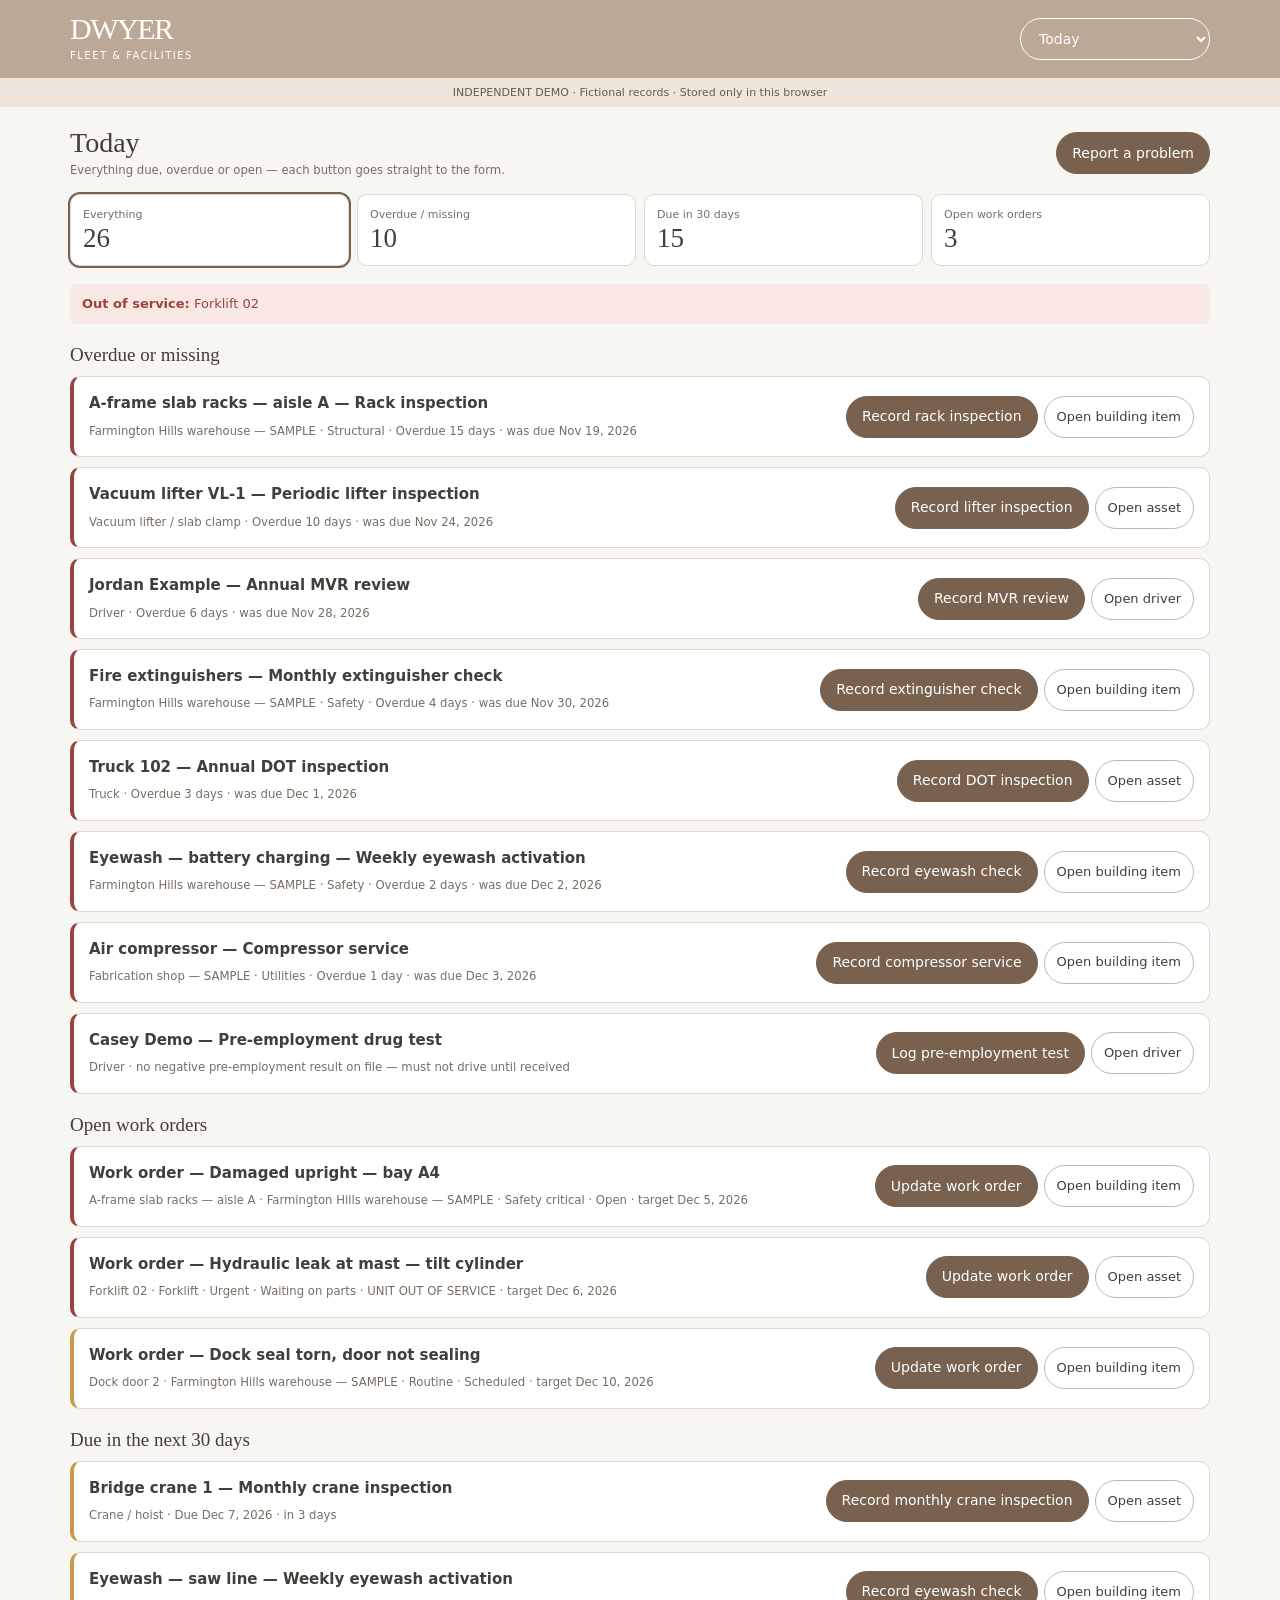
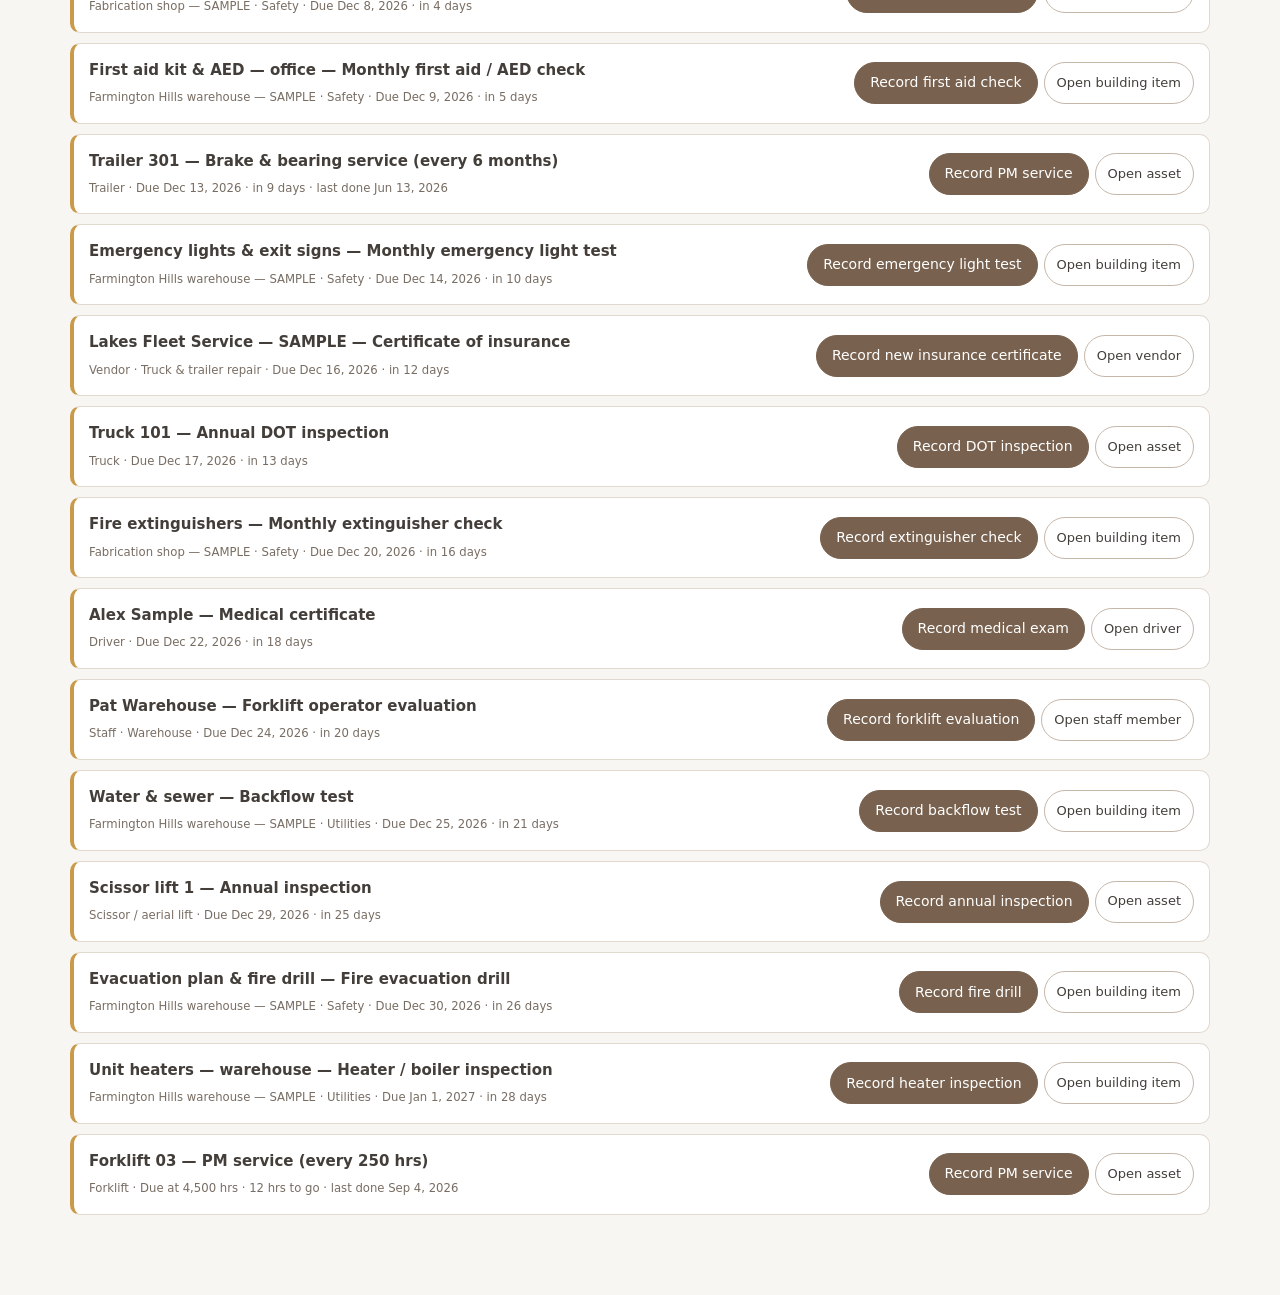
<file: index.html>
<!doctype html><html lang="en"><head><meta charset="utf-8"><meta name="viewport" content="width=device-width,initial-scale=1"><title>Dwyer · Fleet & Facilities</title><style>
[hidden]{display:none!important}
:root{--taupe:#bca897;--bg:#f8f6f2;--ink:#433e39;--muted:#786d63;--line:#e1d8ce;--accent:#78614e;--red:#97453e;--amber:#8a5a12;--green:#356148}
*{box-sizing:border-box}
body{margin:0;background:var(--bg);color:var(--ink);font:14px/1.55 system-ui,-apple-system,"Segoe UI",sans-serif}
button,input,select,textarea{font:inherit}button{cursor:pointer}
header{background:var(--taupe);color:#fff;padding:14px max(16px,calc((100vw - 1140px)/2));display:flex;justify-content:space-between;align-items:center;gap:14px;position:sticky;top:0;z-index:5}
.brand{font:30px Georgia,serif;letter-spacing:-1.5px;line-height:1}.sub{font-size:10px;letter-spacing:1.5px;margin-top:4px}
header select{width:190px;background:transparent;color:#fff;border:1px solid #fff;border-radius:24px;min-height:42px;padding:8px 14px}
option,optgroup{color:var(--ink);background:#fff}
.demo{text-align:center;padding:6px 12px;font-size:11px;background:#eee6dd;color:#6b594b}
main{max-width:1172px;margin:auto;padding:20px 16px 70px}
h1{font:28px Georgia,serif;margin:0}h2{font:23px Georgia,serif;margin:0}h3{font-size:15px;margin:0 0 4px}
p{margin:6px 0 12px}small,.muted{color:var(--muted)}
.row{display:flex;gap:8px;align-items:center;flex-wrap:wrap}.spread{justify-content:space-between}
.toolbar{margin-bottom:14px}
.btn{border:1px solid #c7b7a9;border-radius:24px;padding:8px 15px;min-height:42px;background:#fff;color:var(--ink);white-space:nowrap}
.btn:hover{border-color:var(--accent)}
.btn.primary{background:var(--accent);border-color:var(--accent);color:#fff}
.btn.sm{min-height:36px;padding:6px 12px;font-size:13px}
.btn.link{border:0;background:none;color:var(--accent);padding:2px 0;min-height:0;text-decoration:underline;white-space:normal;text-align:left}
.btn.danger{color:var(--red)}
.card{border:1px solid var(--line);border-radius:10px;background:#fff;padding:15px;margin-bottom:10px}
.card.overdue{border-left:4px solid var(--red)}.card.soon{border-left:4px solid #c99a4a}.card.missing{border-left:4px solid var(--red)}
.item{display:flex;justify-content:space-between;align-items:center;gap:12px}
.item .acts{display:flex;gap:6px;flex-wrap:wrap;justify-content:flex-end}
.grid{display:grid;grid-template-columns:repeat(auto-fill,minmax(300px,1fr));gap:10px}.grid .card{margin:0}
.cols{display:grid;grid-template-columns:1fr 1fr;gap:0 12px}.full{grid-column:1/-1}
.pill{display:inline-block;background:#eee8e0;font-size:11px;padding:3px 9px;border-radius:14px;vertical-align:1px;white-space:nowrap}
.pill.red{background:#f9e7e3;color:var(--red)}.pill.amber{background:#f7ecd9;color:var(--amber)}.pill.green{background:#e8f0e6;color:var(--green)}
.chips{display:flex;gap:6px;flex-wrap:wrap;margin:4px 0 14px}
.chip{border:1px solid #d1c6ba;background:#fff;border-radius:18px;padding:6px 12px;font-size:13px;color:var(--ink)}
.chip.on{background:var(--ink);color:#fff;border-color:var(--ink)}
.search{max-width:360px;margin-bottom:10px}
.metrics{display:grid;grid-template-columns:repeat(4,1fr);gap:8px;margin:14px 0 18px}
.metric{border:1px solid var(--line);border-radius:10px;background:#fff;padding:11px 12px;text-align:left;color:var(--ink)}
.metric.on{outline:2px solid var(--accent)}
.metric small{display:block;font-size:11px}.stat{font:27px Georgia,serif}
.sect{font:19px Georgia,serif;margin:20px 0 10px}
input,select,textarea{width:100%;min-height:44px;padding:9px 10px;border:1px solid #d1c6ba;border-radius:7px;background:#fff;color:var(--ink)}
input[type=checkbox]{width:20px;min-height:20px;accent-color:var(--accent);margin:0}
input[readonly]{background:#f3eee7}
textarea{min-height:80px;resize:vertical}
label{display:block;font-size:12px;margin:10px 0 4px;color:#5d534a}
label .req{color:var(--red)}
.check{display:flex;align-items:center;gap:9px;font-size:14px;margin:12px 0;color:var(--ink)}
.help{padding:10px 12px;border-radius:7px;background:#f3eee7;margin:12px 0;font-size:12.5px}
.warn{padding:10px 12px;border-radius:7px;background:#f9e7e3;color:var(--red);margin:12px 0;font-size:13px}
.empty{padding:26px;text-align:center;color:var(--muted);background:#fff;border:1px dashed var(--line);border-radius:10px}
dialog{width:min(820px,96vw);max-height:94vh;overflow:auto;border:1px solid var(--line);border-radius:12px;padding:0;color:var(--ink);background:#fff}
dialog::backdrop{background:#272019a6}
.mhead{position:sticky;top:0;background:#fff;z-index:2;padding:16px 20px 12px;border-bottom:1px solid var(--line);display:flex;justify-content:space-between;align-items:flex-start;gap:10px}
.mbody{padding:6px 20px 20px}
.foot{position:sticky;bottom:0;background:#fff;padding:12px 20px;border-top:1px solid var(--line);display:flex;gap:8px;flex-wrap:wrap}
.form-error{padding:10px;background:#fae8e4;color:var(--red);margin:12px 0 0;border-radius:7px}
.panel{border:1px solid var(--line);border-radius:10px;margin:14px 0;overflow:hidden}
.panel h3{margin:0;padding:10px 14px;background:#f6f1eb;font-size:14px;display:flex;justify-content:space-between;align-items:center;gap:8px}
.prow{display:flex;justify-content:space-between;align-items:center;gap:10px;padding:10px 14px;border-top:1px solid var(--line)}
.prow:first-of-type{border-top:0}
.prow .acts{display:flex;gap:6px;flex-wrap:wrap;justify-content:flex-end}
.kv{display:grid;grid-template-columns:repeat(auto-fill,minmax(170px,1fr));gap:8px 16px;margin:10px 0}
.kv div small{display:block;font-size:11px}
.history{font-size:12px;border-left:2px solid var(--line);padding-left:10px;margin:8px 0}
details{margin:12px 0 0}summary{cursor:pointer;color:var(--accent);font-size:13px}
table{width:100%;border-collapse:collapse;font-size:13px}td,th{padding:8px;text-align:left;border-bottom:1px solid var(--line);vertical-align:top}th{font-size:11px;text-transform:uppercase;letter-spacing:.5px;color:var(--muted)}
td.n,th.n{text-align:right}
.table{overflow:auto}
#notice{max-width:1140px;margin:10px auto 0;padding:10px 14px;background:#edf3e9;border-radius:8px}
#notice.error{background:#fae8e4;color:var(--red)}
.typegrid{display:grid;grid-template-columns:repeat(auto-fill,minmax(210px,1fr));gap:8px;margin:12px 0}
.typebtn{text-align:left;border:1px solid var(--line);border-radius:10px;background:#fff;padding:12px;color:var(--ink)}
.typebtn:hover{border-color:var(--accent)}.typebtn b{display:block}.typebtn small{font-size:12px}
a{color:var(--accent)}
button:focus-visible,input:focus-visible,select:focus-visible,summary:focus-visible,textarea:focus-visible{outline:3px solid #b78d69;outline-offset:2px}
@media(max-width:640px){header{padding:11px 14px}.brand{font-size:25px}.sub{font-size:9px}header select{width:160px}
.cols{grid-template-columns:1fr}main{padding:16px 12px 70px}.card{padding:13px}.metrics{grid-template-columns:repeat(2,1fr)}
.item,.prow{flex-direction:column;align-items:stretch}.item .acts,.prow .acts{justify-content:stretch}.item .acts .btn,.prow .acts .btn{flex:1}
h1{font-size:25px}.grid{grid-template-columns:1fr}dialog{width:100vw;max-width:100vw;max-height:100dvh;height:100dvh;border-radius:0;margin:0}.mhead,.mbody,.foot{padding-left:14px;padding-right:14px}}

</style></head><body><header><div><div class="brand">DWYER</div><div class="sub">FLEET &amp; FACILITIES</div></div><select id="nav" aria-label="Main navigation"><option value="today">Today</option><option value="drivers">Drivers</option><option value="staff">Staff</option><option value="vendors">Vendors</option><option value="buildings">Buildings</option><option value="assets">Assets</option><option value="work">Work orders</option><option value="reports">Reports &amp; data</option></select></header>
<div class="demo">INDEPENDENT DEMO · Fictional records · Stored only in this browser</div><div id="notice" role="status" hidden></div>
<main><div class="row spread toolbar"><div><h1 id="title"></h1><small id="subtitle"></small></div><div class="row" id="actions"></div></div><div id="view"></div></main>
<dialog id="modal" aria-label="Details"></dialog>
<script>
'use strict';
/* ============================================================
   CONFIGURATION — what is tracked, and how
   ============================================================ */
const KEY = 'dwyer_ffm_v6';
const SOON_DAYS = 30;
const INSP_EXTRA = [['by', 'Inspected by'], ['result', 'Result', ['Pass', 'Pass after repairs', 'Failed — repairs needed']]];
const SVC_EXTRA = [['by', 'Performed by']];
function R(label, act, every, extra, hint, done, next) {
  return { label, act, every, extra: extra || INSP_EXTRA, hint: hint || '', done: done || 'Date completed', next: next || 'Next due' };
}
/* every: [n,'m'] months, [n,'d'] days */
const REQ = {
  // ---------- Drivers
  medical: R('Medical certificate', 'Record medical exam', [24, 'm'], [['examiner', 'Medical examiner'], ['registry', 'National Registry #'], ['restrict', 'Restrictions', ['None', 'Corrective lenses', 'Hearing aid', 'Other — see notes']]], 'Enter the expiration printed on the medical examiner’s certificate. Certificates run up to 24 months; the examiner may issue a shorter one.', 'Exam date', 'Certificate expires'),
  cdl: R('CDL', 'Record CDL renewal', [48, 'm'], [['cdlNo', 'License #'], ['cdlState', 'Issuing state']], 'Enter the expiration printed on the license.', 'Issued on', 'CDL expires'),
  mvr: R('Annual MVR review', 'Record MVR review', [12, 'm'], [['result', 'Result', ['Acceptable', 'Needs follow-up']], ['by', 'Reviewed by']], 'Annual review of the driving record from each state where the driver held a license.', 'Review date', 'Next review due'),
  clearinghouse: R('Clearinghouse query', 'Record Clearinghouse query', [12, 'm'], [['qtype', 'Query type', ['Limited', 'Full']], ['result', 'Result', ['No information found', 'Information found — follow-up']]], 'At least one query per driver every 12 months.', 'Query date', 'Next query due'),
  // ---------- Staff
  forkliftEval: R('Forklift operator evaluation', 'Record forklift evaluation', [36, 'm'], [['by', 'Evaluator'], ['covers', 'Equipment covered']], 'Operator performance evaluation at least once every 3 years.', 'Evaluated on', 'Next evaluation due'),
  craneCert: R('Crane operator certification', 'Record crane certification', [60, 'm'], [['body', 'Certifying body'], ['certNo', 'Certificate #']], '', 'Certified on', 'Certification expires'),
  aerialTrain: R('Aerial lift training', 'Record aerial lift training', [36, 'm'], [['by', 'Trainer']], '', 'Trained on', 'Retraining due'),
  firstAid: R('First aid / CPR', 'Record first aid / CPR', [24, 'm'], [['provider', 'Provider']], '', 'Certified on', 'Certification expires'),
  // ---------- Vendors
  coi: R('Certificate of insurance', 'Record new insurance certificate', [12, 'm'], [['insurer', 'Insurer'], ['limits', 'Coverage / limits']], '', 'Received on', 'Policy expires'),
  contract: R('Service contract', 'Record contract renewal', [12, 'm'], [['terms', 'Rates / terms']], '', 'Renewed on', 'Next renewal'),
  // ---------- Assets
  dotInsp: R('Annual DOT inspection', 'Record DOT inspection', [12, 'm'], INSP_EXTRA, 'Periodic (annual) inspection. Keep the inspection report with the unit file.', 'Inspection date', 'Next inspection due'),
  registration: R('Registration', 'Record registration renewal', [12, 'm'], [], 'Enter the expiration on the new registration.', 'Renewed on', 'Registration expires'),
  annualInsp: R('Annual inspection', 'Record annual inspection', [12, 'm'], INSP_EXTRA, '', 'Inspection date', 'Next inspection due'),
  craneMonthly: R('Monthly crane inspection', 'Record monthly crane inspection', [1, 'm'], INSP_EXTRA, 'Frequent inspection: hooks, wire rope, brakes, limit switches, controls.', 'Inspection date', 'Next inspection due'),
  craneAnnual: R('Annual crane inspection', 'Record annual crane inspection', [12, 'm'], INSP_EXTRA, 'Periodic inspection by a qualified inspector. Keep the written report.', 'Inspection date', 'Next inspection due'),
  lifterInsp: R('Periodic lifter inspection', 'Record lifter inspection', [12, 'm'], INSP_EXTRA, 'Below-the-hook lifting device: pads, vacuum system, structure, markings.', 'Inspection date', 'Next inspection due'),
  // ---------- Building items: utilities
  elecInsp: R('Electrical inspection', 'Record electrical inspection', [12, 'm']),
  gasCheck: R('Gas safety check', 'Record gas safety check', [12, 'm']),
  backflow: R('Backflow test', 'Record backflow test', [12, 'm'], INSP_EXTRA, 'Annual backflow preventer test; send the report to the water utility.'),
  hvacPM: R('HVAC service', 'Record HVAC service', [6, 'm'], SVC_EXTRA, 'Filters, belts, coils and seasonal start-up.'),
  heaterInsp: R('Heater / boiler inspection', 'Record heater inspection', [12, 'm']),
  genTest: R('Generator load test', 'Record generator test', [1, 'm'], SVC_EXTRA),
  genService: R('Generator service', 'Record generator service', [12, 'm'], SVC_EXTRA),
  compService: R('Compressor service', 'Record compressor service', [6, 'm'], SVC_EXTRA, 'Drain tank, check belts, oil and safety valve.'),
  // ---------- Building items: safety
  extMonthly: R('Monthly extinguisher check', 'Record extinguisher check', [1, 'm'], INSP_EXTRA, 'Visual check of every extinguisher: in place, charged, tag initialed.'),
  extAnnual: R('Annual extinguisher service', 'Record extinguisher service', [12, 'm'], INSP_EXTRA, 'Annual maintenance by a certified service company.'),
  sprinklerQ: R('Quarterly sprinkler inspection', 'Record sprinkler inspection', [3, 'm']),
  alarmAnnual: R('Annual fire alarm test', 'Record fire alarm test', [12, 'm']),
  emMonthly: R('Monthly emergency light test', 'Record emergency light test', [1, 'm'], INSP_EXTRA, '30-second test of every emergency light and exit sign.'),
  emAnnual: R('Annual 90-minute light test', 'Record 90-minute light test', [12, 'm']),
  eyewashWeekly: R('Weekly eyewash activation', 'Record eyewash check', [7, 'd'], INSP_EXTRA, 'Activate each unit to flush the line and verify flow.'),
  firstAidCheck: R('Monthly first aid / AED check', 'Record first aid check', [1, 'm'], INSP_EXTRA, 'Restock supplies; check AED status light, pads and battery dates.'),
  drill: R('Fire evacuation drill', 'Record fire drill', [12, 'm'], [['people', 'People evacuated', 'number'], ['time', 'Time to clear building (minutes)', 'number'], ['by', 'Drill coordinator']], 'Record who took part, how long it took, and anything to fix.', 'Drill date', 'Next drill due'),
  // ---------- Building items: structural
  roofInsp: R('Roof inspection', 'Record roof inspection', [6, 'm'], INSP_EXTRA, 'Spring and fall: membrane, flashing, drains, rooftop units.'),
  dockPM: R('Dock door / leveler service', 'Record dock service', [6, 'm'], SVC_EXTRA),
  doorPM: R('Overhead door service', 'Record door service', [12, 'm'], SVC_EXTRA),
  rackInsp: R('Rack inspection', 'Record rack inspection', [12, 'm'], INSP_EXTRA, 'Uprights, beams, anchors, load signs; damage reported and tagged out.'),
  lotInsp: R('Lot / yard inspection', 'Record lot inspection', [12, 'm']),
  structInsp: R('Structural inspection', 'Record structural inspection', [12, 'm'])
};

const F = { year: ['year', 'Year', 'number'], make: ['make', 'Make'], model: ['model', 'Model'], vin: ['vin', 'VIN'], plate: ['plate', 'Plate #'], plateState: ['plateState', 'Plate state'], serial: ['serial', 'Serial #'] };
const ASSET_TYPES = {
  truck: { name: 'Truck', plural: 'Trucks', desc: 'CDL trucks: VIN, plate, odometer, DOT inspection', meter: 'miles', pm: { every: 15000 }, driver: true, reqs: ['dotInsp', 'registration'],
    fields: [['body', 'Body type', ['A-frame slab truck', 'Flatbed', 'Boom truck', 'Box truck', 'Tractor', 'Other']], F.year, F.make, F.model, F.vin, F.plate, F.plateState, ['gvwr', 'GVWR (lb)', 'number']] },
  pickup: { name: 'Pickup / service vehicle', plural: 'Pickups', desc: 'Non-CDL vehicles: VIN, plate, odometer', meter: 'miles', pm: { every: 5000 }, driver: true, reqs: ['registration'],
    fields: [F.year, F.make, F.model, F.vin, F.plate, F.plateState] },
  trailer: { name: 'Trailer', plural: 'Trailers', desc: 'VIN, plate, DOT inspection; date-based service', meter: null, pm: { months: 6, label: 'Brake & bearing service' }, reqs: ['dotInsp', 'registration'],
    fields: [['ttype', 'Trailer type', ['A-frame slab trailer', 'Flatbed', 'Enclosed', 'Lowboy', 'Other']], F.year, F.make, F.vin, F.plate, F.plateState, ['gvwr', 'GVWR (lb)', 'number']] },
  forklift: { name: 'Forklift', plural: 'Forklifts', desc: 'Serial, power type, capacity, hour meter', meter: 'hours', pm: { every: 250 }, reqs: ['annualInsp'],
    fields: [F.make, F.model, F.serial, ['power', 'Power', ['LP gas', 'Electric', 'Diesel', 'Gasoline']], ['capacity', 'Rated capacity (lb)', 'number'], ['attach', 'Mast / attachment']] },
  crane: { name: 'Crane / hoist', plural: 'Cranes', desc: 'Bridge, gantry or jib: capacity, hour meter, inspections', meter: 'hours', pm: { every: 500 }, reqs: ['craneMonthly', 'craneAnnual'],
    fields: [['ctype', 'Crane type', ['Overhead bridge crane', 'Gantry crane', 'Jib crane', 'Monorail hoist']], F.make, F.model, F.serial, ['capacity', 'Rated capacity (tons)', 'number'], ['span', 'Span / reach (ft)', 'number']] },
  powerjack: { name: 'Powered pallet jack / stacker', plural: 'Powered jacks', desc: 'Serial, capacity, hour meter', meter: 'hours', pm: { every: 250 }, reqs: ['annualInsp'],
    fields: [['ptype', 'Type', ['Powered pallet jack', 'Walkie stacker', 'Rider pallet jack']], F.make, F.model, F.serial, ['capacity', 'Rated capacity (lb)', 'number']] },
  aerial: { name: 'Scissor / aerial lift', plural: 'Aerial lifts', desc: 'Serial, platform height, hour meter', meter: 'hours', pm: { every: 250 }, reqs: ['annualInsp'],
    fields: [['ltype', 'Lift type', ['Scissor lift', 'Boom lift', 'Mast lift']], F.make, F.model, F.serial, ['height', 'Platform height (ft)', 'number']] },
  lifter: { name: 'Vacuum lifter / slab clamp', plural: 'Lifters', desc: 'Below-the-hook devices: capacity, inspections', meter: null, pm: null, reqs: ['lifterInsp'],
    fields: [['ltype', 'Device type', ['Vacuum lifter', 'Slab clamp', 'Lifting beam', 'Other below-the-hook device']], F.make, F.model, F.serial, ['capacity', 'Rated capacity (lb)', 'number']] },
  manualjack: { name: 'Manual pallet jack', plural: 'Manual jacks', desc: 'Serial and capacity; no meter', meter: null, pm: null, reqs: ['annualInsp'],
    fields: [F.make, F.model, F.serial, ['capacity', 'Rated capacity (lb)', 'number']] },
  other: { name: 'Other equipment', plural: 'Other', desc: 'Anything else: description and serial', meter: null, pm: null, reqs: ['annualInsp'],
    fields: [['desc', 'What is it?'], F.make, F.model, F.serial] }
};
const METER = { miles: { label: 'Odometer', unit: 'mi', act: 'Update odometer' }, hours: { label: 'Hour meter', unit: 'hrs', act: 'Update hours' } };

const BCATS = { utilities: 'Utilities', safety: 'Safety', structural: 'Structural' };
const BITEMS = {
  electric: { cat: 'utilities', name: 'Electric service', fields: [['provider', 'Utility provider'], ['account', 'Account #'], ['meterNo', 'Meter #'], ['amps', 'Service size (amps)', 'number'], ['panel', 'Main panel location']], reqs: ['elecInsp'] },
  gas: { cat: 'utilities', name: 'Natural gas / propane', fields: [['provider', 'Utility provider'], ['account', 'Account #'], ['meterNo', 'Meter #'], ['shutoff', 'Shutoff location']], reqs: ['gasCheck'] },
  water: { cat: 'utilities', name: 'Water & sewer', fields: [['provider', 'Utility provider'], ['account', 'Account #'], ['meterNo', 'Meter #'], ['shutoff', 'Main shutoff location']], reqs: ['backflow'] },
  hvac: { cat: 'utilities', name: 'HVAC unit', fields: [F.make, F.model, F.serial, ['serves', 'Area served'], ['filter', 'Filter size']], reqs: ['hvacPM'] },
  heater: { cat: 'utilities', name: 'Boiler / unit heater', fields: [F.make, F.model, F.serial, ['serves', 'Area served']], reqs: ['heaterInsp'] },
  generator: { cat: 'utilities', name: 'Backup generator', fields: [F.make, F.model, F.serial, ['kw', 'Output (kW)', 'number'], ['fuel', 'Fuel', ['Natural gas', 'Diesel', 'Propane']]], reqs: ['genTest', 'genService'] },
  compressor: { cat: 'utilities', name: 'Air compressor', fields: [F.make, F.model, F.serial, ['hp', 'Horsepower', 'number']], reqs: ['compService'] },
  extinguishers: { cat: 'safety', name: 'Fire extinguishers', fields: [['qty', 'Number of extinguishers', 'number'], ['where', 'Locations', 'textarea']], reqs: ['extMonthly', 'extAnnual'] },
  sprinkler: { cat: 'safety', name: 'Sprinkler system', fields: [['stype', 'System type', ['Wet', 'Dry', 'Pre-action']], ['riser', 'Riser / control valve location']], reqs: ['sprinklerQ'] },
  alarm: { cat: 'safety', name: 'Fire alarm system', fields: [['panel', 'Panel location'], ['monitor', 'Monitoring company']], reqs: ['alarmAnnual'] },
  emlights: { cat: 'safety', name: 'Emergency lights & exit signs', fields: [['qty', 'Number of fixtures', 'number']], reqs: ['emMonthly', 'emAnnual'] },
  eyewash: { cat: 'safety', name: 'Eyewash / safety shower', fields: [['where', 'Location']], reqs: ['eyewashWeekly'] },
  firstaid: { cat: 'safety', name: 'First aid kit / AED', fields: [['where', 'Location'], ['aed', 'Includes AED', ['No', 'Yes']]], reqs: ['firstAidCheck'] },
  evac: { cat: 'safety', name: 'Evacuation plan & fire drill', fields: [['assembly', 'Assembly point'], ['posted', 'Plan posted at']], reqs: ['drill'] },
  roof: { cat: 'structural', name: 'Roof', fields: [['rtype', 'Roof type', ['Membrane (EPDM / TPO)', 'Metal', 'Built-up', 'Shingle']], ['installed', 'Year installed', 'number'], ['area', 'Area (sq ft)', 'number']], reqs: ['roofInsp'] },
  dock: { cat: 'structural', name: 'Dock door / leveler', fields: [['door', 'Door #'], F.make, ['ltype', 'Leveler type', ['Hydraulic', 'Mechanical', 'Air-powered', 'None']]], reqs: ['dockPM'] },
  overhead: { cat: 'structural', name: 'Overhead door', fields: [['door', 'Door #'], F.make, ['size', 'Size (W x H)']], reqs: ['doorPM'] },
  racking: { cat: 'structural', name: 'Storage / slab racking', fields: [['rtype', 'Rack type', ['A-frame slab rack', 'Slab bundle rack', 'Pallet rack', 'Cantilever rack']], ['capacity', 'Rated capacity per bay (lb)', 'number'], ['where', 'Area / aisle']], reqs: ['rackInsp'] },
  lot: { cat: 'structural', name: 'Parking lot / yard', fields: [['surface', 'Surface', ['Asphalt', 'Concrete', 'Gravel']], ['area', 'Area (sq ft)', 'number']], reqs: ['lotInsp'] },
  structure: { cat: 'structural', name: 'Walls, floors & foundation', fields: [['construct', 'Construction'], ['known', 'Known issues', 'textarea']], reqs: ['structInsp'] }
};

const STAFF_CERTS = [['forklift', 'Operates forklifts / powered pallet jacks', 'forkliftEval'], ['crane', 'Operates cranes / hoists', 'craneCert'], ['aerial', 'Operates aerial / scissor lifts', 'aerialTrain'], ['firstAid', 'First aid / CPR responder', 'firstAid']];
const WO_STATUS = ['Open', 'Scheduled', 'In progress', 'Waiting on parts', 'Waiting on vendor', 'Completed'];
const PRIORITY = ['Routine', 'Urgent', 'Safety critical'];
const VENDOR_SERVICES = ['Truck & trailer repair', 'Equipment repair', 'Crane service', 'Fire protection', 'HVAC / mechanical', 'Electrical', 'Plumbing', 'Doors & docks', 'Roofing', 'Paving / grounds', 'Snow removal', 'Utility', 'Parts supplier', 'Other'];
const TEST_REASONS = ['Pre-employment', 'Random', 'Post-accident', 'Reasonable suspicion', 'Return-to-duty', 'Follow-up'];
const PAGES = { today: ['Today', 'Everything due, overdue or open — each button goes straight to the form.'], drivers: ['Drivers', 'CDL drivers and driver qualification.'], staff: ['Staff', 'Employees who are not drivers, and their equipment certifications.'], vendors: ['Vendors', 'Outside companies: insurance, contracts and the work they do.'], buildings: ['Buildings', 'Each building’s utilities, safety and structural items.'], assets: ['Assets', 'Trucks, trailers and material-handling equipment.'], work: ['Work orders', 'Repairs and service: report, assign, complete.'], reports: ['Reports & data', 'Spending, testing rates, backup and demo controls.'] };

/* ============================================================
   CORE — utilities, storage, due-date logic
   ============================================================ */
const $ = id => document.getElementById(id);
const esc = v => String(v ?? '').replace(/[&<>"']/g, c => ({ '&': '&amp;', '<': '&lt;', '>': '&gt;', '"': '&quot;', "'": '&#39;' }[c]));
const uid = () => (globalThis.crypto && crypto.randomUUID ? crypto.randomUUID() : 'r' + Date.now().toString(36) + Math.random().toString(36).slice(2));
const pad = n => String(n).padStart(2, '0');
const iso = d => `${d.getFullYear()}-${pad(d.getMonth() + 1)}-${pad(d.getDate())}`;
const today = () => iso(new Date());
function addDays(ds, n) { const d = new Date((ds || today()) + 'T12:00:00'); d.setDate(d.getDate() + Number(n)); return iso(d); }
function addMonths(ds, m) { const d = new Date((ds || today()) + 'T12:00:00'), day = d.getDate(); d.setDate(1); d.setMonth(d.getMonth() + Number(m)); const last = new Date(d.getFullYear(), d.getMonth() + 1, 0).getDate(); d.setDate(Math.min(day, last)); return iso(d); }
function nextFrom(ds, every) { return every[1] === 'd' ? addDays(ds, every[0]) : addMonths(ds, every[0]); }
function everyText(every) { const [n, u] = every; if (u === 'd') return n === 7 ? 'weekly' : `every ${n} days`; return n === 1 ? 'monthly' : n === 3 ? 'quarterly' : n === 6 ? 'every 6 months' : n === 12 ? 'yearly' : n % 12 === 0 ? `every ${n / 12} years` : `every ${n} months`; }
const daysUntil = ds => Math.round((new Date(ds + 'T12:00:00') - new Date(today() + 'T12:00:00')) / 86400000);
const fmt = ds => ds ? new Date(ds + 'T12:00:00').toLocaleDateString('en-US', { month: 'short', day: 'numeric', year: 'numeric' }) : '—';
const money = v => Number(v || 0).toLocaleString('en-US', { style: 'currency', currency: 'USD' });
const num = v => Number(v || 0).toLocaleString('en-US');
const validDate = s => /^\d{4}-\d{2}-\d{2}$/.test(s || '') && !isNaN(new Date(s + 'T12:00:00'));
const pill = (t, c = '') => `<span class="pill ${c}">${esc(t)}</span>`;
function B(label, a, data = {}, cls = '') { return `<button type="button" class="btn ${cls}" data-a="${a}"${Object.entries(data).map(([k, v]) => ` data-${k}="${esc(v)}"`).join('')}>${esc(label)}</button>`; }

let S = null, warning = '';
function load() {
  try { const raw = localStorage.getItem(KEY); if (raw) { const d = JSON.parse(raw); if (d && d.version === 6) { S = d; return; } } } catch (e) { warning = 'Saved data could not be read, so the demo records were loaded. ' + e.message; }
  S = seed(); try { localStorage.setItem(KEY, JSON.stringify(S)); } catch (e) { warning = 'This browser is blocking storage; changes will not be kept after you close the page.'; }
}
function commit(next, msg) {
  try { localStorage.setItem(KEY, JSON.stringify(next)); S = next; notice(msg || 'Saved.'); return true; }
  catch (e) { formError('Save failed — nothing was changed. Storage may be full (attachments are the usual cause). Export a backup, then remove some attachments. Details: ' + e.message); return false; }
}
const clone = () => JSON.parse(JSON.stringify(S));
function notice(msg, err = false) { const n = $('notice'); n.hidden = false; n.textContent = msg; n.className = err ? 'error' : ''; clearTimeout(notice.t); if (!err) notice.t = setTimeout(() => { n.hidden = true; }, 6000); }
function formError(msg) { const e = $('formError'); if (e) { e.hidden = false; e.textContent = msg; e.scrollIntoView({ block: 'nearest' }); } else notice(msg, true); return false; }
const get = (col, id) => (S[col] || []).find(r => r.id === id);
const getIn = (db, col, id) => (db[col] || []).find(r => r.id === id);
const hist = (r, text) => { r.hist = r.hist || []; r.hist.push({ at: new Date().toISOString(), text }); };

/* ---------- names / labels */
const COL_NAME = { drivers: 'Driver', staff: 'Staff member', vendors: 'Vendor', buildings: 'Building', bitems: 'Building item', assets: 'Asset', work: 'Work order', tests: 'Drug / alcohol test' };
function title(col, r) { if (!r) return ''; if (col === 'assets') return r.unit; if (col === 'bitems') return r.name; return r.name || r.title || ''; }
function assetLabel(a) { return a ? `${a.unit} · ${ASSET_TYPES[a.type].name}` : ''; }
function bitemLabel(i) { const b = get('buildings', i.building); return `${i.name} · ${b ? b.name : ''}`; }
function targetOf(w) { const [t, id] = (w.target || '').split(':'); return { t, id, rec: t === 'asset' ? get('assets', id) : t === 'bitem' ? get('bitems', id) : t === 'building' ? get('buildings', id) : null }; }
function targetLabel(w) { const { t, rec } = targetOf(w); if (!rec) return 'Missing record'; return t === 'asset' ? assetLabel(rec) : t === 'bitem' ? bitemLabel(rec) : rec.name + ' · whole building'; }
function buildingOfTarget(w) { const { t, rec } = targetOf(w); if (!rec) return ''; return t === 'building' ? rec.id : t === 'bitem' ? rec.building : rec.basedAt || ''; }

/* ---------- requirements */
function reqKeys(col, r) {
  if (!r) return [];
  if (col === 'drivers') return ['medical', 'cdl', 'mvr', 'clearinghouse'];
  if (col === 'staff') return STAFF_CERTS.filter(c => r[c[0]]).map(c => c[2]);
  if (col === 'vendors') return r.hasContract ? ['coi', 'contract'] : ['coi'];
  if (col === 'assets') return ASSET_TYPES[r.type].reqs;
  if (col === 'bitems') return BITEMS[r.kind].reqs;
  return [];
}
function state(next) { if (!next) return 'missing'; const n = daysUntil(next); return n < 0 ? 'overdue' : n <= SOON_DAYS ? 'soon' : 'ok'; }
function dueText(next) { if (!next) return 'Not recorded'; const n = daysUntil(next); return n < 0 ? `Overdue ${-n} day${n === -1 ? '' : 's'} · was due ${fmt(next)}` : n === 0 ? `Due today · ${fmt(next)}` : `Due ${fmt(next)} · in ${n} day${n === 1 ? '' : 's'}`; }
function statePill(st) { return st === 'overdue' ? pill('Overdue', 'red') : st === 'missing' ? pill('Not recorded', 'red') : st === 'soon' ? pill('Due soon', 'amber') : pill('Current', 'green'); }

/* ---------- preventive maintenance */
function pmInfo(a) {
  const T = ASSET_TYPES[a.type]; if (!T.pm) return null;
  const last = a.pmLast || {};
  if (T.meter) {
    const every = Number(a.pmEvery || T.pm.every), unit = METER[T.meter].unit;
    if (last.meter == null || last.meter === '') return { st: 'missing', text: 'Last PM not recorded', label: `PM service (every ${num(every)} ${unit})` };
    const nextAt = Number(last.meter) + every, left = nextAt - Number(a.meter || 0);
    const st = left <= 0 ? 'overdue' : left <= every * 0.1 ? 'soon' : 'ok';
    return { st, nextAt, left, label: `PM service (every ${num(every)} ${unit})`, text: left <= 0 ? `Overdue by ${num(-left)} ${unit} · was due at ${num(nextAt)} ${unit}` : `Due at ${num(nextAt)} ${unit} · ${num(left)} ${unit} to go` + (last.date ? ` · last done ${fmt(last.date)}` : '') };
  }
  const months = Number(a.pmMonths || T.pm.months); const lbl = `${T.pm.label || 'PM service'} (${everyText([months, 'm'])})`;
  if (!last.date) return { st: 'missing', text: 'Last service not recorded', label: lbl };
  const next = addMonths(last.date, months); return { st: state(next), next, label: lbl, text: dueText(next) + ` · last done ${fmt(last.date)}` };
}

/* ---------- open work for a target */
const openWork = () => S.work.filter(w => w.status !== 'Completed');
const workFor = (t, id) => S.work.filter(w => w.target === t + ':' + id);
function preTestMissing(d) { return !S.tests.some(t => t.driver === d.id && t.reason === 'Pre-employment' && t.result === 'Negative'); }

/* ---------- the action list (Today) */
function actionItems() {
  const out = [];
  const push = o => out.push(o);
  const reqItems = (col, r, where) => { for (const k of reqKeys(col, r)) { const d = (r.due || {})[k] || {}; const st = state(d.next); if (st !== 'ok') push({ st, date: d.next || '0000', col, id: r.id, title: `${title(col, r)} — ${REQ[k].label}`, detail: (where ? where + ' · ' : '') + dueText(d.next), act: REQ[k].act, a: 'req', data: { col, id: r.id, k } }); } };
  S.drivers.filter(d => d.status !== 'Inactive').forEach(d => {
    reqItems('drivers', d, 'Driver');
    if (preTestMissing(d)) push({ st: 'missing', date: '0000', col: 'drivers', id: d.id, title: `${d.name} — Pre-employment drug test`, detail: 'Driver · no negative pre-employment result on file — must not drive until received', act: 'Log pre-employment test', a: 'test', data: { driver: d.id, reason: 'Pre-employment' } });
  });
  S.staff.filter(s => s.status !== 'Inactive').forEach(s => reqItems('staff', s, 'Staff · ' + (s.position || '')));
  S.vendors.filter(v => v.status !== 'Inactive').forEach(v => reqItems('vendors', v, 'Vendor · ' + (v.service || '')));
  S.assets.filter(a => a.status !== 'Retired').forEach(a => {
    reqItems('assets', a, ASSET_TYPES[a.type].name);
    const p = pmInfo(a); if (p && p.st !== 'ok') push({ st: p.st, date: p.next || (p.st === 'overdue' ? '0001' : '9998'), col: 'assets', id: a.id, title: `${a.unit} — ${p.label}`, detail: ASSET_TYPES[a.type].name + ' · ' + p.text, act: 'Record PM service', a: 'pm', data: { id: a.id } });
  });
  S.bitems.forEach(i => { const b = get('buildings', i.building); reqItems('bitems', i, `${b ? b.name : ''} · ${BCATS[BITEMS[i.kind].cat]}`); });
  openWork().forEach(w => {
    const late = w.due && w.due < today(); const tgt = targetOf(w);
    const oos = tgt.t === 'asset' && tgt.rec && tgt.rec.status === 'Out of service' && w.oos;
    push({ st: late || w.priority !== 'Routine' || oos ? 'overdue' : 'soon', wo: true, date: w.due || '9999', col: 'work', id: w.id, title: `Work order — ${w.title}`, detail: `${targetLabel(w)} · ${w.priority} · ${w.status}${oos ? ' · UNIT OUT OF SERVICE' : ''}${w.due ? ' · ' + (late ? 'past target ' : 'target ') + fmt(w.due) : ''}`, act: 'Update work order', a: 'wo', data: { id: w.id } });
  });
  const rank = { overdue: 0, missing: 1, soon: 2 };
  return out.sort((x, y) => rank[x.st] - rank[y.st] || String(x.date).localeCompare(String(y.date)));
}
function worstState(col, r) {
  const sts = reqKeys(col, r).map(k => state(((r.due || {})[k] || {}).next));
  if (col === 'assets') { const p = pmInfo(r); if (p) sts.push(p.st); }
  if (col === 'drivers' && preTestMissing(r)) sts.push('missing');
  return sts.includes('overdue') ? 'overdue' : sts.includes('missing') ? 'missing' : sts.includes('soon') ? 'soon' : 'ok';
}
/* the single most urgent action for a record (used on list cards) */
function topAction(col, r) { const it = actionItems().filter(x => x.col === col && x.id === r.id); return it[0] || null; }

/* ============================================================
   PAGES
   ============================================================ */
let page = 'today', todayFilter = 'all', assetFilter = 'all', woFilter = 'open', q = { drivers: '', staff: '', vendors: '', buildings: '', assets: '', work: '' };
function render() {
  $('nav').value = page; $('title').textContent = PAGES[page][0]; $('subtitle').textContent = PAGES[page][1];
  const add = { today: B('Report a problem', 'woNew', {}, 'primary'), drivers: B('Add driver', 'edit', { col: 'drivers' }, 'primary'), staff: B('Add staff member', 'edit', { col: 'staff' }, 'primary'), vendors: B('Add vendor', 'edit', { col: 'vendors' }, 'primary'), buildings: B('Add building', 'edit', { col: 'buildings' }, 'primary'), assets: B('Add asset', 'assetPick', {}, 'primary'), work: B('New work order', 'woNew', {}, 'primary'), reports: '' };
  $('actions').innerHTML = add[page];
  const v = $('view');
  if (page === 'today') v.innerHTML = pageToday();
  else if (page === 'reports') v.innerHTML = pageReports();
  else v.innerHTML = pageList(page);
  const s = $('search'); if (s) { s.oninput = e => { q[page] = e.target.value; const pos = e.target.selectionStart; render(); const n = $('search'); n.focus(); n.setSelectionRange(pos, pos); }; }
}
function actionCard(x) {
  return `<div class="card ${x.st}"><div class="item"><div><h3>${esc(x.title)}</h3><small>${esc(x.detail)}</small></div><div class="acts">${B(x.act, x.a, x.data, 'primary')}${B('Open ' + COL_NAME[x.col === 'work' ? targetCol(x.id) : x.col].toLowerCase(), 'view', { col: x.col === 'work' ? targetCol(x.id) : x.col, id: x.col === 'work' ? targetId(x.id) : x.id }, 'sm')}</div></div></div>`;
}
function targetCol(woId) { const t = targetOf(get('work', woId)).t; return t === 'asset' ? 'assets' : t === 'bitem' ? 'bitems' : 'buildings'; }
function targetId(woId) { return targetOf(get('work', woId)).id; }
function pageToday() {
  const items = actionItems();
  const oos = S.assets.filter(a => a.status === 'Out of service');
  const groups = { overdue: items.filter(x => x.st === 'overdue' || x.st === 'missing'), soon: items.filter(x => x.st === 'soon' && !x.wo), work: items.filter(x => x.wo) };
  const m = [['all', 'Everything', items.length], ['overdue', 'Overdue / missing', groups.overdue.length], ['soon', `Due in ${SOON_DAYS} days`, groups.soon.length], ['work', 'Open work orders', groups.work.length]];
  let h = `<div class="metrics">${m.map(([k, l, n]) => `<button type="button" class="metric ${todayFilter === k ? 'on' : ''}" data-a="todayFilter" data-f="${k}"><small>${l}</small><div class="stat">${n}</div></button>`).join('')}</div>`;
  if (oos.length) h += `<div class="warn"><b>Out of service:</b> ${oos.map(a => esc(a.unit)).join(', ')}</div>`;
  const show = todayFilter === 'all' ? items : todayFilter === 'overdue' ? groups.overdue : todayFilter === 'soon' ? groups.soon : groups.work;
  if (todayFilter === 'all') {
    const sec = (t, arr) => arr.length ? `<div class="sect">${t}</div>${arr.map(actionCard).join('')}` : '';
    h += sec('Overdue or missing', items.filter(x => (x.st === 'overdue' || x.st === 'missing') && !x.wo)) + sec('Open work orders', groups.work) + sec(`Due in the next ${SOON_DAYS} days`, groups.soon);
    if (!items.length) h += '<div class="empty">Nothing due, overdue or open. Tracked dates only — this is not a compliance certification.</div>';
  } else h += show.map(actionCard).join('') || '<div class="empty">Nothing in this group.</div>';
  return h;
}
function listCard(col, r, items) {
  const tk = col === 'assets' ? 'asset:' + r.id : col === 'bitems' ? 'bitem:' + r.id : null; const its = items.filter(x => (x.col === col && x.id === r.id) || (tk && x.wo && get('work', x.id)?.target === tk)), top = its[0], ws = worstState(col, r);
  let sub = '', tags = '';
  if (col === 'drivers') { const units = S.assets.filter(a => a.driver === r.id).map(a => a.unit); sub = `CDL ${r.cdlClass || '—'} · ${units.length ? 'Assigned: ' + units.join(', ') : 'No unit assigned'}`; }
  if (col === 'staff') sub = `${r.position || ''} · ${get('buildings', r.building)?.name || 'No building'}`;
  if (col === 'vendors') sub = `${r.service || ''} · ${r.contact || ''} ${r.phone || ''}`;
  if (col === 'buildings') { const its2 = S.bitems.filter(i => i.building === r.id); const dueN = items.filter(x => x.col === 'bitems' && get('bitems', x.id)?.building === r.id).length; const wo = openWork().filter(w => buildingOfTarget(w) === r.id && !w.target.startsWith('asset')).length; sub = `${r.btype || ''} · ${r.address || ''}<br>${Object.keys(BCATS).map(c => `${BCATS[c]}: ${its2.filter(i => BITEMS[i.kind].cat === c).length}`).join(' · ')}`; tags = (dueN ? pill(dueN + ' due', 'amber') + ' ' : '') + (wo ? pill(wo + ' open work', 'amber') : ''); }
  if (col === 'assets') { const T = ASSET_TYPES[r.type]; const idl = r.vin ? 'VIN …' + String(r.vin).slice(-6) : r.serial ? 'S/N ' + r.serial : ''; sub = `${T.name}${r.year || r.make ? ' · ' + [r.year, r.make, r.model].filter(Boolean).join(' ') : ''}${idl ? ' · ' + idl : ''}${T.meter ? ' · ' + num(r.meter) + ' ' + METER[T.meter].unit : ''}${r.driver ? ' · Driver: ' + (get('drivers', r.driver)?.name || '') : ''}`; tags = r.status !== 'In service' ? pill(r.status, 'red') : ''; }
  if (col === 'work') { sub = `${targetLabel(r)} · ${r.priority} · ${r.vendor ? get('vendors', r.vendor)?.name || '' : r.assignee ? get('staff', r.assignee)?.name || '' : 'Unassigned'}${r.due ? ' · target ' + fmt(r.due) : ''}${r.status === 'Completed' ? ' · completed ' + fmt(r.completed) + (r.cost ? ' · ' + money(r.cost) : '') : ''}`; tags = pill(r.status, r.status === 'Completed' ? 'green' : r.priority !== 'Routine' ? 'red' : 'amber'); }
  if (col !== 'work' && col !== 'buildings') tags = (ws !== 'ok' ? statePill(ws) + ' ' : r.status === 'Out of service' ? '' : pill('All current', 'green') + ' ') + tags;
  if (r.status === 'Inactive') tags = pill('Inactive') + ' ' + tags;
  const nameT = col === 'work' ? r.title : title(col, r);
  const btns = col === 'work' ? B(r.status === 'Completed' ? 'View / edit work order' : 'Update work order', 'wo', { id: r.id }, 'primary')
    : (top ? B(top.act, top.a, top.data, 'primary') : '') + B('Open ' + COL_NAME[col].toLowerCase(), 'view', { col, id: r.id }, top ? 'sm' : 'primary');
  return `<div class="card ${col === 'work' ? (r.status === 'Completed' ? '' : r.priority !== 'Routine' ? 'overdue' : 'soon') : r.status === 'Out of service' ? 'overdue' : ws === 'ok' ? '' : ws}"><div class="item"><div><h3>${esc(nameT)} ${tags}</h3><small>${sub.includes('<br>') ? sub.split('<br>').map(esc).join('<br>') : esc(sub)}</small>${its.length > 1 ? `<br><small>${its.length} items need attention</small>` : ''}</div><div class="acts">${btns}</div></div></div>`;
}
function pageList(col) {
  const items = actionItems();
  let rows = S[col].slice();
  let h = `<input id="search" class="search" type="search" placeholder="Search ${PAGES[col][0].toLowerCase()}" value="${esc(q[col])}" aria-label="Search">`;
  if (col === 'assets') {
    const groups = [['all', 'All']].concat(Object.keys(ASSET_TYPES).filter(t => S.assets.some(a => a.type === t)).map(t => [t, ASSET_TYPES[t].plural]));
    h += `<div class="chips">${groups.map(([k, l]) => `<button type="button" class="chip ${assetFilter === k ? 'on' : ''}" data-a="assetFilter" data-f="${k}">${esc(l)} ${k === 'all' ? S.assets.length : S.assets.filter(a => a.type === k).length}</button>`).join('')}</div>`;
    if (assetFilter !== 'all') rows = rows.filter(a => a.type === assetFilter);
    rows.sort((a, b) => Object.keys(ASSET_TYPES).indexOf(a.type) - Object.keys(ASSET_TYPES).indexOf(b.type) || a.unit.localeCompare(b.unit, undefined, { numeric: true }));
  }
  if (col === 'work') {
    h += `<div class="chips">${[['open', 'Open'], ['late', 'Past target'], ['done', 'Completed'], ['all', 'All']].map(([k, l]) => `<button type="button" class="chip ${woFilter === k ? 'on' : ''}" data-a="woFilter" data-f="${k}">${l}</button>`).join('')}</div>`;
    rows = rows.filter(w => woFilter === 'all' || (woFilter === 'open' && w.status !== 'Completed') || (woFilter === 'done' && w.status === 'Completed') || (woFilter === 'late' && w.status !== 'Completed' && w.due && w.due < today()));
    const pr = { 'Safety critical': 0, Urgent: 1, Routine: 2 };
    rows.sort((a, b) => (a.status === 'Completed') - (b.status === 'Completed') || (a.status === 'Completed' ? String(b.completed).localeCompare(String(a.completed)) : pr[a.priority] - pr[b.priority] || String(a.due || '9').localeCompare(String(b.due || '9'))));
  }
  const term = q[col].trim().toLowerCase();
  if (term) rows = rows.filter(r => JSON.stringify(r).toLowerCase().includes(term) || (col === 'work' && targetLabel(r).toLowerCase().includes(term)));
  if (col !== 'assets' && col !== 'work') { const rank = { overdue: 0, missing: 1, soon: 2, ok: 3 }; rows.sort((a, b) => (a.status === 'Inactive') - (b.status === 'Inactive') || (col === 'buildings' ? 0 : rank[worstState(col, a)] - rank[worstState(col, b)]) || title(col, a).localeCompare(title(col, b))); }
  return h + (rows.length ? `<div>${rows.map(r => listCard(col, r, items)).join('')}</div>` : `<div class="empty">No ${PAGES[col][0].toLowerCase()} ${term ? 'match “' + esc(term) + '”' : 'yet'}.</div>`);
}
function pageReports() {
  const yr = String(new Date().getFullYear()), done = S.work.filter(w => w.status === 'Completed' && String(w.completed).startsWith(yr));
  const sum = (arr) => arr.reduce((s, w) => s + Number(w.cost || 0), 0);
  const byAsset = S.assets.map(a => [a, done.filter(w => w.target === 'asset:' + a.id)]).filter(x => x[1].length);
  const byBldg = S.buildings.map(b => [b, done.filter(w => buildingOfTarget(w) === b.id && !w.target.startsWith('asset'))]).filter(x => x[1].length);
  const byVendor = S.vendors.map(v => [v, done.filter(w => w.vendor === v.id)]).filter(x => x[1].length);
  const tbl = (head, rows) => `<div class="table"><table><thead><tr>${head.map((h, i) => `<th class="${i ? 'n' : ''}">${h}</th>`).join('')}</tr></thead><tbody>${rows.join('') || `<tr><td colspan="${head.length}">No completed work with costs this year.</td></tr>`}</tbody></table></div>`;
  const active = S.drivers.filter(d => d.status !== 'Inactive').length;
  const rnd = S.tests.filter(t => t.reason === 'Random' && String(t.date).startsWith(yr));
  const rDrug = rnd.filter(t => t.substance !== 'Alcohol').length, rAlc = rnd.filter(t => t.substance !== 'Drug').length;
  const pct = n => active ? Math.round(n / active * 100) : 0;
  return `<div class="sect">Spending ${yr} — completed work orders and service records</div><p><b>${money(sum(done))}</b> total across ${done.length} completed jobs.</p>
  <div class="grid"><div class="card"><h3>By asset</h3>${tbl(['Asset', 'Jobs', 'Cost'], byAsset.sort((a, b) => sum(b[1]) - sum(a[1])).map(([a, ws]) => `<tr><td>${B(a.unit, 'view', { col: 'assets', id: a.id }, 'link')}<br><small>${esc(ASSET_TYPES[a.type].name)}</small></td><td class="n">${ws.length}</td><td class="n">${money(sum(ws))}</td></tr>`))}</div>
  <div class="card"><h3>By building</h3>${tbl(['Building', 'Jobs', 'Cost'], byBldg.map(([b, ws]) => `<tr><td>${B(b.name, 'view', { col: 'buildings', id: b.id }, 'link')}</td><td class="n">${ws.length}</td><td class="n">${money(sum(ws))}</td></tr>`))}</div>
  <div class="card"><h3>By vendor</h3>${tbl(['Vendor', 'Jobs', 'Cost'], byVendor.map(([v, ws]) => `<tr><td>${B(v.name, 'view', { col: 'vendors', id: v.id }, 'link')}</td><td class="n">${ws.length}</td><td class="n">${money(sum(ws))}</td></tr>`))}</div></div>
  <div class="sect">DOT random testing ${yr}</div><div class="card"><p>Active drivers: <b>${active}</b>. Random drug tests: <b>${rDrug}</b> (${pct(rDrug)}% — minimum 50%). Random alcohol tests: <b>${rAlc}</b> (${pct(rAlc)}% — minimum 10%).</p><small>Rates use the current active-driver count as the pool. Your consortium or third-party administrator’s pool average is the official figure. Pre-employment, post-accident and other tests do not count toward random rates.</small></div>
  <div class="sect">Backup and demo data</div><div class="card"><p>Everything is stored only in this browser. Export a backup file regularly.</p><div class="row">${B('Export backup (JSON)', 'export', {}, 'primary')}${B('Import backup', 'import')}${B('Reset demo data', 'reset', {}, 'danger')}</div><input type="file" id="importFile" accept="application/json,.json" hidden></div>`;
}

/* ============================================================
   RECORD SCREENS (modal) — with a back stack
   ============================================================ */
let stack = [], formOpen = false, dirty = false;
function showModal(head, body, foot = '') {
  $('modal').innerHTML = `<div class="mhead">${head}</div><div class="mbody" id="mbody">${body}</div>${foot}`;
  if (!$('modal').open) $('modal').showModal();
  $('modal').scrollTop = 0;
}
function closeModal(force) { if (!force && formOpen && dirty && !confirm('Discard unsaved changes?')) return; stack = []; formOpen = false; dirty = false; if ($('modal').open) $('modal').close(); render(); }
function openView(col, id, push = true) {
  if (!$('modal').open || formOpen && !stack.length) stack = [];
  formOpen = false; dirty = false;
  const top = stack[stack.length - 1];
  if (push && !(top && top.col === col && top.id === id)) stack.push({ col, id });
  const r = get(col, id);
  if (!r) { stack.pop(); notice('That record no longer exists.', true); return stack.length ? reshow() : closeModal(true); }
  const back = stack.length > 1 ? B('← Back', 'back', {}, 'sm') : '';
  const head = `<div>${back}<h2 style="margin-top:${back ? 8 : 0}px">${esc(col === 'work' ? r.title : title(col, r))}</h2><small>${esc(subtitle(col, r))}</small></div>${B('Close', 'close', {}, 'sm')}`;
  showModal(head, VIEW[col](r));
}
function reshow() { const t = stack[stack.length - 1]; if (t) openView(t.col, t.id, false); else closeModal(true); }
function subtitle(col, r) {
  if (col === 'assets') return ASSET_TYPES[r.type].name + ' · ' + r.status + (r.basedAt ? ' · based at ' + (get('buildings', r.basedAt)?.name || '') : '');
  if (col === 'bitems') return BCATS[BITEMS[r.kind].cat] + ' · ' + BITEMS[r.kind].name + ' · ' + (get('buildings', r.building)?.name || '');
  if (col === 'drivers') return 'Driver' + (r.status === 'Inactive' ? ' · Inactive' : '');
  if (col === 'staff') return 'Staff · ' + (r.position || '') + (r.status === 'Inactive' ? ' · Inactive' : '');
  if (col === 'vendors') return 'Vendor · ' + (r.service || '');
  if (col === 'buildings') return 'Building · ' + (r.btype || '');
  return '';
}
function kv(pairs) { const p = pairs.filter(([, v]) => v !== '' && v != null); return p.length ? `<div class="kv">${p.map(([k, v]) => `<div><small>${esc(k)}</small>${esc(v)}</div>`).join('')}</div>` : ''; }
function fieldsKV(defs, r) { return kv(defs.map(([k, l]) => [l, r[k] === 0 ? '0' : r[k] && (defs.find(d => d[0] === k)[2] === 'number') ? num(r[k]) : r[k]])); }
function reqPanel(col, r, heading) {
  const ks = reqKeys(col, r); if (!ks.length) return '';
  return `<div class="panel"><h3>${esc(heading)}</h3>${ks.map(k => { const d = (r.due || {})[k] || {}, st = state(d.next), Q = REQ[k];
    const extra = Q.extra.map(e => d[e[0]] ? `${e[1]}: ${d[e[0]]}` : '').filter(Boolean).join(' · ');
    return `<div class="prow"><div><b>${esc(Q.label)}</b> ${statePill(st)}<br><small>${esc(dueText(d.next))}${d.last ? ' · last done ' + esc(fmt(d.last)) : ''} · ${esc(everyText(Q.every))}${extra ? '<br>' + esc(extra) : ''}</small></div><div class="acts">${B(Q.act, 'req', { col, id: r.id, k }, st === 'ok' ? '' : 'primary')}</div></div>`; }).join('')}</div>`;
}
function filesPanel(r) { const f = r.files || []; return f.length ? `<details><summary>Attachments (${f.length})</summary>${f.map((x, i) => `<p>${esc(x.label ? x.label + ' — ' : '')}${esc(x.name)} <small>${esc(fmt(x.at))}</small> ${B('Download', 'dl', { col: x.col || '', id: r.id, i }, 'sm')}</p>`).join('')}</details>` : ''; }
function histPanel(r) { const h = (r.hist || []).slice().reverse(); return `<details><summary>History (${h.length})</summary>${h.map(x => `<div class="history">${esc(new Date(x.at).toLocaleString())}<br>${esc(x.text)}</div>`).join('') || '<p><small>No changes yet.</small></p>'}<small>Local history for this demo; not a tamper-proof audit trail.</small></details>`; }
function workPanel(list, heading, prefill) {
  const open = list.filter(w => w.status !== 'Completed'), done = list.filter(w => w.status === 'Completed').sort((a, b) => String(b.completed).localeCompare(String(a.completed)));
  const row = w => `<div class="prow"><div><b>${esc(w.title)}</b> ${pill(w.status, w.status === 'Completed' ? 'green' : w.priority !== 'Routine' ? 'red' : 'amber')}<br><small>${w.status === 'Completed' ? esc(fmt(w.completed)) + (w.cost ? ' · ' + money(w.cost) : '') + (w.vendor ? ' · ' + esc(get('vendors', w.vendor)?.name || '') : '') + (w.performed ? '<br>' + esc(w.performed) : '') : esc(w.priority) + (w.due ? ' · target ' + esc(fmt(w.due)) : '') + (w.vendor ? ' · ' + esc(get('vendors', w.vendor)?.name || '') : w.assignee ? ' · ' + esc(get('staff', w.assignee)?.name || '') : ' · unassigned')}${prefill === null ? '<br>' + esc(targetLabel(w)) : ''}</small></div><div class="acts">${B(w.status === 'Completed' ? 'View / edit' : 'Update work order', 'wo', { id: w.id }, w.status === 'Completed' ? 'sm' : 'primary')}</div></div>`;
  const total = done.reduce((s, w) => s + Number(w.cost || 0), 0);
  return `<div class="panel"><h3>${esc(heading)} ${prefill ? B('Report a problem', 'woNew', { target: prefill }, 'sm') : ''}</h3>${open.map(row).join('') || '<div class="prow"><small>No open work orders.</small></div>'}</div>` +
    (done.length ? `<details ${open.length ? '' : 'open'}><summary>Service & repair history (${done.length}) · ${money(total)}</summary><div class="panel">${done.map(row).join('')}</div></details>` : '');
}
const VIEW = {
  drivers(r) {
    const units = S.assets.filter(a => a.driver === r.id), tests = S.tests.filter(t => t.driver === r.id).sort((a, b) => String(b.date).localeCompare(String(a.date)));
    return `<div class="row" style="margin-top:12px">${B('Edit driver info', 'edit', { col: 'drivers', id: r.id })}${B('Log drug / alcohol test', 'test', { driver: r.id })}</div>
    ${kv([['CDL class', r.cdlClass], ['CDL #', r.cdlNo], ['CDL state', r.cdlState], ['Phone', r.phone], ['Hire date', r.hire ? fmt(r.hire) : ''], ['Home building', get('buildings', r.building)?.name || '']])}
    ${reqPanel('drivers', r, 'Driver qualification')}
    <div class="panel"><h3>Assigned units</h3>${units.map(a => `<div class="prow"><div><b>${esc(a.unit)}</b><br><small>${esc(ASSET_TYPES[a.type].name)} · ${esc([a.year, a.make, a.model].filter(Boolean).join(' '))}</small></div><div class="acts">${B('Open ' + a.unit, 'view', { col: 'assets', id: a.id }, 'sm')}${B('Unassign', 'unassign', { id: a.id }, 'sm')}</div></div>`).join('') || '<div class="prow"><small>No unit assigned.</small></div>'}<div class="prow">${B('Assign a unit', 'assignUnit', { driver: r.id }, 'sm')}</div></div>
    <div class="panel"><h3>Drug & alcohol tests ${B('Log test', 'test', { driver: r.id }, 'sm')}</h3>${preTestMissing(r) ? `<div class="prow"><div><b>Pre-employment drug test</b> ${pill('Not on file', 'red')}<br><small>A negative pre-employment result is required before driving.</small></div><div class="acts">${B('Log pre-employment test', 'test', { driver: r.id, reason: 'Pre-employment' }, 'primary')}</div></div>` : ''}${tests.map(t => `<div class="prow"><div><b>${esc(t.reason)} · ${esc(t.substance)}</b> ${pill(t.result, t.result === 'Negative' ? 'green' : t.result === 'Positive' || t.result === 'Refusal' ? 'red' : 'amber')}<br><small>${esc(fmt(t.date))}${t.notes ? ' · ' + esc(t.notes) : ''}</small></div><div class="acts">${B('Edit test', 'test', { id: t.id }, 'sm')}</div></div>`).join('') || (preTestMissing(r) ? '' : '<div class="prow"><small>No tests logged.</small></div>')}</div>
    ${r.notes ? `<p>${esc(r.notes)}</p>` : ''}${filesPanel(r)}${histPanel(r)}`;
  },
  staff(r) {
    return `<div class="row" style="margin-top:12px">${B('Edit staff info', 'edit', { col: 'staff', id: r.id })}</div>${kv([['Position', r.position], ['Building', get('buildings', r.building)?.name || ''], ['Phone', r.phone], ['Hire date', r.hire ? fmt(r.hire) : '']])}
    ${reqKeys('staff', r).length ? reqPanel('staff', r, 'Certifications & training') : `<div class="help">No equipment certifications apply. Use “Edit staff info” to mark the equipment this person operates.</div>`}
    ${(() => { const w = S.work.filter(x => x.assignee === r.id && x.status !== 'Completed'); return w.length ? workPanel(w, 'Assigned work orders', null) : ''; })()}
    ${r.notes ? `<p>${esc(r.notes)}</p>` : ''}${filesPanel(r)}${histPanel(r)}`;
  },
  vendors(r) {
    return `<div class="row" style="margin-top:12px">${B('Edit vendor info', 'edit', { col: 'vendors', id: r.id })}</div>${kv([['Service', r.service], ['Contact', r.contact], ['Phone', r.phone], ['Email', r.email]])}
    ${reqPanel('vendors', r, 'Insurance & contract')}${workPanel(S.work.filter(w => w.vendor === r.id), 'Work orders with this vendor', null)}${r.notes ? `<p>${esc(r.notes)}</p>` : ''}${filesPanel(r)}${histPanel(r)}`;
  },
  buildings(r) {
    const items = S.bitems.filter(i => i.building === r.id);
    const sec = cat => { const its = items.filter(i => BITEMS[i.kind].cat === cat); return `<div class="panel"><h3>${BCATS[cat]} (${its.length}) ${B({ utilities: 'Add utility', safety: 'Add safety item', structural: 'Add structural item' }[cat], 'bitemPick', { building: r.id, cat }, 'sm')}</h3>${its.map(i => { const ks = reqKeys('bitems', i); const sts = ks.map(k => ({ k, d: (i.due || {})[k] || {} })).map(x => ({ ...x, st: state(x.d.next) })); const rank = { overdue: 0, missing: 1, soon: 2, ok: 3 }; sts.sort((a, b) => rank[a.st] - rank[b.st] || String(a.d.next).localeCompare(String(b.d.next))); const top = sts[0]; const ow = openWork().filter(w => w.target === 'bitem:' + i.id).length;
      return `<div class="prow"><div><b>${esc(i.name)}</b> ${top ? statePill(top.st) : ''} ${ow ? pill(ow + ' open work', 'amber') : ''}<br><small>${esc(BITEMS[i.kind].name)}${top ? ' · ' + esc(REQ[top.k].label) + ': ' + esc(dueText(top.d.next)) : ''}</small></div><div class="acts">${top ? B(REQ[top.k].act, 'req', { col: 'bitems', id: i.id, k: top.k }, top.st === 'ok' ? 'sm' : 'primary') : ''}${B('Open', 'view', { col: 'bitems', id: i.id }, 'sm')}</div></div>`; }).join('') || '<div class="prow"><small>None added yet.</small></div>'}</div>`; };
    const bw = S.work.filter(w => w.target === 'building:' + r.id || (w.target.startsWith('bitem:') && get('bitems', w.target.slice(6))?.building === r.id));
    return `<div class="row" style="margin-top:12px">${B('Edit building info', 'edit', { col: 'buildings', id: r.id })}${B('Report a building problem', 'woNew', { target: 'building:' + r.id })}</div>
    ${kv([['Address', r.address], ['Site contact', get('staff', r.contact)?.name || ''], ['Phone', r.phone], ['Square feet', r.sqft ? num(r.sqft) : '']])}${r.emergency ? `<div class="help"><b>Emergency info:</b> ${esc(r.emergency)}</div>` : ''}
    ${sec('utilities')}${sec('safety')}${sec('structural')}${workPanel(bw, 'Building work orders', 'building:' + r.id)}${histPanel(r)}`;
  },
  bitems(r) {
    const K = BITEMS[r.kind];
    return `<div class="row" style="margin-top:12px">${B('Edit item info', 'edit', { col: 'bitems', id: r.id })}${B('Open ' + (get('buildings', r.building)?.name || 'building'), 'view', { col: 'buildings', id: r.building }, 'sm')}</div>${fieldsKV(K.fields, r)}${kv([['Service vendor', get('vendors', r.vendor)?.name || '']])}
    ${reqPanel('bitems', r, 'Inspections & service')}${workPanel(workFor('bitem', r.id), 'Work orders', 'bitem:' + r.id)}${r.notes ? `<p>${esc(r.notes)}</p>` : ''}${filesPanel(r)}${histPanel(r)}`;
  },
  assets(r) {
    const T = ASSET_TYPES[r.type], M = T.meter ? METER[T.meter] : null, p = pmInfo(r), drv = get('drivers', r.driver);
    return `<div class="row" style="margin-top:12px">${B('Edit asset info', 'edit', { col: 'assets', id: r.id })}${B('Report a problem', 'woNew', { target: 'asset:' + r.id })}</div>
    ${r.status === 'Out of service' ? `<div class="warn"><b>Out of service.</b> Complete the work order to return it to service.</div>` : ''}
    ${fieldsKV(T.fields, r)}${kv([['Based at', get('buildings', r.basedAt)?.name || '']])}
    ${M ? `<div class="panel"><h3>${M.label}</h3><div class="prow"><div><b>${num(r.meter)} ${M.unit}</b><br><small>${r.meterDate ? 'Read ' + esc(fmt(r.meterDate)) : 'No reading date'}</small></div><div class="acts">${B(M.act, 'meter', { id: r.id }, 'primary')}</div></div></div>` : ''}
    ${T.driver ? `<div class="panel"><h3>Assigned driver</h3><div class="prow"><div>${drv ? `<b>${esc(drv.name)}</b><br><small>CDL ${esc(drv.cdlClass || '—')}</small>` : '<small>No driver assigned.</small>'}</div><div class="acts">${drv ? B('Open ' + drv.name, 'view', { col: 'drivers', id: drv.id }, 'sm') : ''}${B(drv ? 'Change driver' : 'Assign driver', 'assignDriver', { id: r.id }, 'sm')}</div></div></div>` : ''}
    ${p ? `<div class="panel"><h3>Preventive maintenance</h3><div class="prow"><div><b>${esc(p.label)}</b> ${statePill(p.st)}<br><small>${esc(p.text)}</small></div><div class="acts">${B('Record PM service', 'pm', { id: r.id }, p.st === 'ok' ? '' : 'primary')}</div></div></div>` : ''}
    ${reqPanel('assets', r, 'Inspections & registration')}${workPanel(workFor('asset', r.id), 'Work orders', 'asset:' + r.id)}${r.notes ? `<p>${esc(r.notes)}</p>` : ''}${filesPanel(r)}${histPanel(r)}`;
  }
};

/* ============================================================
   FORMS
   ============================================================ */
function opts(col, filter) { return (S[col] || []).filter(filter || (() => true)).map(r => [r.id, title(col, r)]).sort((a, b) => a[1].localeCompare(b[1], undefined, { numeric: true })); }
function field([k, label, type = 'text'], value = '', o = {}) {
  const id = 'f-' + k, req = o.req ? ' <span class="req">*</span>' : '', cls = o.full || type === 'textarea' ? 'full' : '', hide = o.hidden ? ' hidden' : '', wrapId = o.wrap ? ` id="${o.wrap}"` : '';
  let input;
  const list = Array.isArray(type) ? type.map(x => [x, x]) : typeof type === 'string' && type.startsWith('ref:') ? [['', o.none || '— None —']].concat(opts(type.slice(4), o.filter)) : null;
  if (list) input = `<select id="${id}" name="${k}"${o.req ? ' required' : ''}>${(Array.isArray(type) && !o.req && o.blank !== false ? [['', '— Select —']] : []).concat(list).map(([v, l]) => `<option value="${esc(v)}"${String(v) === String(value ?? '') ? ' selected' : ''}>${esc(l)}</option>`).join('')}</select>`;
  else if (type === 'textarea') input = `<textarea id="${id}" name="${k}"${o.ph ? ` placeholder="${esc(o.ph)}"` : ''}>${esc(value)}</textarea>`;
  else input = `<input id="${id}" name="${k}" type="${type}" value="${esc(value)}"${type === 'number' ? ' min="0" step="any" inputmode="decimal"' : ''}${o.req ? ' required' : ''}${o.ro ? ' readonly' : ''}${o.ph ? ` placeholder="${esc(o.ph)}"` : ''}>`;
  return `<div class="${cls}"${wrapId}${hide}><label for="${id}">${esc(label)}${req}</label>${input}${o.help ? `<small>${esc(o.help)}</small>` : ''}</div>`;
}
const check = (k, label, on, o = {}) => `<label class="check full"${o.wrap ? ` id="${o.wrap}"` : ''}${o.hidden ? ' hidden' : ''}><input type="checkbox" id="f-${k}" name="${k}"${on ? ' checked' : ''}> ${esc(label)}</label>`;
const filesInput = () => `<details class="full"><summary>Attach a photo or PDF (optional)</summary><small>Demo limit: 5 files, 300 KB each. Fictional documents only.</small><div id="fileList"></div><input type="file" id="upload" accept="image/*,application/pdf" aria-label="Attach file"></details>`;
let draft = [], busy = false;
function bindFiles() {
  draft = []; const up = $('upload'); if (!up) return;
  const draw = () => { $('fileList').innerHTML = draft.map((f, i) => `<p>${esc(f.name)} ${B('Remove', 'fileRm', { i }, 'sm')}</p>`).join(''); };
  up.onchange = e => { const f = e.target.files[0]; e.target.value = ''; if (!f) return;
    if (draft.length >= 5) return formError('Up to 5 files per save.');
    if (f.size > 300 * 1024) return formError('That file is over 300 KB. Use a smaller photo or PDF.');
    if (!(f.type.startsWith('image/') || f.type === 'application/pdf')) return formError('Only photos and PDFs can be attached.');
    busy = true; const rd = new FileReader(); rd.onload = () => { draft.push({ name: f.name, type: f.type, data: rd.result, at: today() }); busy = false; dirty = true; draw(); }; rd.onerror = () => { busy = false; formError('Could not read that file.'); }; rd.readAsDataURL(f); };
  drawFiles = draw;
}
let drawFiles = () => {};
function openForm(heading, sub, body, submitLabel, onSubmit, after, extraFoot = '') {
  formOpen = true; dirty = false;
  const head = `<div><h2>${esc(heading)}</h2>${sub ? `<small>${esc(sub)}</small>` : ''}</div>${B('Cancel', 'cancel', {}, 'sm')}`;
  showModal(head, `<form id="form" novalidate><div class="cols">${body}</div><div id="formError" class="form-error" role="alert" hidden></div></form>`, `<div class="foot"><button class="btn primary" type="submit" form="form">${esc(submitLabel)}</button>${B('Cancel', 'cancel')}${extraFoot}</div>`);
  const form = $('form');
  form.addEventListener('input', () => { dirty = true; }); form.addEventListener('change', () => { dirty = true; });
  form.onsubmit = e => { e.preventDefault(); if (busy) return formError('Wait for the file to finish loading.');
    const d = {}; for (const el of form.elements) { if (!el.name) continue; d[el.name] = el.type === 'checkbox' ? el.checked : el.value.trim(); }
    for (const el of form.querySelectorAll('[required]')) if (!el.closest('[hidden]') && !el.value.trim()) { el.focus(); return formError((el.labels?.[0]?.textContent || 'A field').replace('*', '').trim() + ' is required.'); }
    for (const el of form.querySelectorAll('input[type=date]')) if (el.value && !el.closest('[hidden]') && !validDate(el.value)) return formError('Check the date in “' + (el.labels?.[0]?.textContent || '').replace('*', '').trim() + '”.');
    for (const el of form.querySelectorAll('input[type=number]')) if (el.value !== '' && !el.closest('[hidden]') && (!isFinite(Number(el.value)) || Number(el.value) < 0)) return formError('“' + (el.labels?.[0]?.textContent || '').replace('*', '').trim() + '” must be a number of 0 or more.');
    try { if (onSubmit(d) !== false) finishForm(); } catch (err) { formError('Something went wrong: ' + err.message); console.error(err); } };
  bindFiles(); if (after) after();
  setTimeout(() => { const f = form.querySelector('input:not([readonly]):not([type=hidden]),select,textarea'); if (f && window.innerWidth > 640) f.focus(); }, 0);
}
function finishForm() { formOpen = false; dirty = false; if (stack.length) reshow(); else closeModal(true); render(); }
function cancelForm() { if (dirty && !confirm('Discard unsaved changes?')) return; formOpen = false; dirty = false; if (stack.length) reshow(); else closeModal(true); }
const addFiles = (x, label) => { if (draft.length) { x.files = (x.files || []).concat(draft.map(f => ({ ...f, label }))); } };

/* ---------- Record a tracked requirement (medical exam, inspection, COI ...) */
function reqForm(col, id, k) {
  const r = get(col, id), Q = REQ[k]; if (!r || !Q) return notice('That item no longer exists.', true);
  const d = (r.due || {})[k] || {}, last = today(), isWork = col === 'assets' || col === 'bitems';
  const hasResult = Q.extra.some(e => e[0] === 'result' && Array.isArray(e[2]) && e[2].some(v => /^Fail/.test(v)));
  const body = `<div class="full help"><b>${esc(col === 'bitems' ? bitemLabel(r) : title(col, r))}</b> · ${esc(Q.label)}<br>Currently: ${esc(dueText(d.next))}${d.last ? ' · last done ' + esc(fmt(d.last)) : ''}</div>
    ${field(['last', Q.done, 'date'], last, { req: true })}${field(['next', Q.next, 'date'], nextFrom(last, Q.every), { req: true, help: `Fills in automatically (${everyText(Q.every)}). Change it to match the document if different.` })}
    ${Q.extra.map(e => field(e, e[0] === 'result' ? '' : d[e[0]] || '', { blank: e[0] !== 'result' })).join('')}
    ${isWork ? field(['vendor', 'Vendor (if outside service)', 'ref:vendors'], r.vendor || '', { none: 'In-house / none' }) + field(['cost', 'Cost $', 'number'], '') : ''}
    ${hasResult ? `<div class="full" id="failBox" hidden><div class="warn">Failed inspection — a repair work order will be created.</div>${col === 'assets' ? check('oos', 'Take ' + r.unit + ' out of service until repaired', true) : ''}</div>` : ''}
    ${field(['notes', 'Notes', 'textarea'], '', { ph: Q.hint ? '' : 'Findings, document #, anything to follow up' })}${Q.hint ? `<div class="full help">${esc(Q.hint)}</div>` : ''}${filesInput()}`;
  openForm(Q.act, col === 'bitems' ? bitemLabel(r) : title(col, r), body, 'Save ' + Q.label.toLowerCase(), v => {
    if (v.last > today()) return formError(Q.done + ' cannot be in the future.');
    if (v.next <= v.last) return formError(Q.next + ' must be after ' + Q.done.toLowerCase() + '.');
    const n = clone(), x = getIn(n, col, id); x.due = x.due || {};
    const rec = { last: v.last, next: v.next }; Q.extra.forEach(e => { rec[e[0]] = v[e[0]]; }); if (v.notes) rec.notes = v.notes;
    const prev = (x.due[k] || {}).next; x.due[k] = rec;
    const ex = Q.extra.map(e => v[e[0]] ? e[1] + ': ' + v[e[0]] : '').filter(Boolean).join(' · ');
    hist(x, `${Q.label} recorded — ${Q.done.toLowerCase()} ${fmt(v.last)}, ${Q.next.toLowerCase()} ${fmt(v.next)} (was ${prev ? fmt(prev) : 'not recorded'})${ex ? ' · ' + ex : ''}${v.notes ? ' · ' + v.notes : ''}`);
    addFiles(x, Q.label);
    const failed = /^Fail/.test(v.result || '');
    if (isWork && (v.vendor || Number(v.cost) > 0)) n.work.push({ id: uid(), target: (col === 'assets' ? 'asset:' : 'bitem:') + id, title: Q.label + (v.result ? ' — ' + v.result : ''), priority: 'Routine', status: 'Completed', vendor: v.vendor, assignee: '', due: '', oos: false, completed: v.last, performed: [Q.label, ex, v.notes].filter(Boolean).join(' · '), cost: Number(v.cost || 0), invoice: '', created: today(), hist: [{ at: new Date().toISOString(), text: 'Created from ' + Q.label + ' record' }] });
    if (failed) { n.work.push({ id: uid(), target: (col === 'assets' ? 'asset:' : 'bitem:') + id, title: 'Repairs from failed ' + Q.label.toLowerCase(), priority: 'Urgent', status: 'Open', vendor: v.vendor || '', assignee: '', due: addDays(today(), 7), oos: col === 'assets' && !!v.oos, completed: '', performed: '', cost: '', invoice: '', notes: v.notes, created: today(), hist: [{ at: new Date().toISOString(), text: 'Created from failed ' + Q.label }] }); if (col === 'assets' && v.oos) { x.status = 'Out of service'; hist(x, 'Out of service — failed ' + Q.label); } }
    return commit(n, `${Q.label} saved for ${title(col, x)}. Next due ${fmt(v.next)}.${failed ? ' Repair work order created.' : ''}`);
  }, () => {
    let touched = false; $('f-next').addEventListener('input', () => { touched = true; });
    $('f-last').addEventListener('change', e => { if (!touched && validDate(e.target.value)) $('f-next').value = nextFrom(e.target.value, Q.every); });
    const res = $('f-result'); if (res && $('failBox')) { const t = () => { $('failBox').hidden = !/^Fail/.test(res.value); }; res.addEventListener('change', t); t(); }
  });
}

/* ---------- PM service */
function pmForm(id) {
  const a = get('assets', id); if (!a) return; const T = ASSET_TYPES[a.type], M = T.meter ? METER[T.meter] : null, p = pmInfo(a);
  const body = `<div class="full help"><b>${esc(a.unit)}</b> · ${esc(p.label)}<br>${esc(p.text)}</div>${field(['date', 'Service date', 'date'], today(), { req: true })}
  ${M ? field(['reading', `${M.label} at service (${M.unit})`, 'number'], a.meter ?? '', { req: true }) : ''}
  ${field(['vendor', 'Vendor (if outside shop)', 'ref:vendors'], a.vendor || '', { none: 'In-house' })}${field(['assignee', 'Done by (in-house)', 'ref:staff'], '', { none: '—' })}
  ${field(['cost', 'Cost $', 'number'], '')}${field(['invoice', 'Invoice / RO #'], '')}
  ${field(['performed', 'Work performed', 'textarea'], T.meter ? 'Oil & filter, lube, fluids, belts/hoses, brakes, tires, lights — inspected and serviced.' : 'Brakes adjusted, bearings and seals checked, lights and wiring inspected.', { req: true })}${filesInput()}`;
  openForm('Record PM service', a.unit, body, 'Save PM service', v => {
    if (v.date > today()) return formError('Service date cannot be in the future.');
    const reading = M ? Number(v.reading) : null;
    if (M && a.pmLast && a.pmLast.meter != null && a.pmLast.meter !== '' && reading < Number(a.pmLast.meter)) return formError(`Reading is lower than the last PM (${num(a.pmLast.meter)} ${M.unit}).`);
    const n = clone(), x = getIn(n, 'assets', id);
    x.pmLast = { date: v.date, meter: reading };
    if (M && reading > Number(x.meter || 0)) { x.meter = reading; x.meterDate = v.date; }
    n.work.push({ id: uid(), target: 'asset:' + id, title: 'PM service', isPM: true, priority: 'Routine', status: 'Completed', vendor: v.vendor, assignee: v.assignee, due: '', oos: false, completed: v.date, performed: v.performed, cost: Number(v.cost || 0), invoice: v.invoice, meterAt: reading, created: today(), files: draft.map(f => ({ ...f, label: 'PM service' })), hist: [{ at: new Date().toISOString(), text: 'PM service recorded' }] });
    hist(x, `PM service recorded ${fmt(v.date)}${M ? ' at ' + num(reading) + ' ' + M.unit : ''}${v.cost ? ' · ' + money(v.cost) : ''}`);
    const np = pmInfo(x);
    return commit(n, `PM service saved for ${x.unit}. ${np.nextAt ? 'Next due at ' + num(np.nextAt) + ' ' + M.unit : 'Next due ' + fmt(np.next)}.`);
  });
}

/* ---------- Meter reading */
function meterForm(id) {
  const a = get('assets', id); const M = METER[ASSET_TYPES[a.type].meter];
  openForm(M.act, a.unit, `<div class="full help">Current: <b>${num(a.meter)} ${M.unit}</b>${a.meterDate ? ' · read ' + esc(fmt(a.meterDate)) : ''}</div>${field(['reading', `New reading (${M.unit})`, 'number'], '', { req: true })}${field(['date', 'Reading date', 'date'], today(), { req: true })}${check('fix', 'This corrects a wrong earlier reading (allows a lower number)', false)}`, 'Save reading', v => {
    const r = Number(v.reading); if (r < Number(a.meter || 0) && !v.fix) return formError(`New reading is lower than the current ${num(a.meter)} ${M.unit}. Tick the correction box if the old reading was wrong.`);
    if (v.date > today()) return formError('Reading date cannot be in the future.');
    const n = clone(), x = getIn(n, 'assets', id); hist(x, `${M.label} ${num(x.meter)} → ${num(r)} ${M.unit}${v.fix ? ' (correction)' : ''}`); x.meter = r; x.meterDate = v.date;
    const p = pmInfo(x); return commit(n, `${x.unit}: ${num(r)} ${M.unit} saved.${p && p.st !== 'ok' ? ' PM service is ' + (p.st === 'overdue' ? 'overdue' : 'due soon') + '.' : ''}`);
  });
}

/* ---------- Driver ↔ unit assignment (the only link between drivers and assets) */
const driverTypes = () => Object.keys(ASSET_TYPES).filter(t => ASSET_TYPES[t].driver);
function assignDriverForm(id) {
  const a = get('assets', id);
  openForm(a.driver ? 'Change driver' : 'Assign driver', a.unit, field(['driver', 'Driver', 'ref:drivers'], a.driver || '', { none: '— No driver —', filter: d => d.status !== 'Inactive', full: true }), 'Save assignment', v => {
    const n = clone(), x = getIn(n, 'assets', id), old = getIn(n, 'drivers', x.driver), nw = getIn(n, 'drivers', v.driver);
    if ((x.driver || '') === v.driver) return true;
    x.driver = v.driver; hist(x, 'Driver ' + (nw ? 'assigned: ' + nw.name : 'removed') + (old ? ' (was ' + old.name + ')' : ''));
    if (old) hist(old, 'Unassigned from ' + x.unit); if (nw) hist(nw, 'Assigned to ' + x.unit);
    return commit(n, nw ? `${nw.name} assigned to ${x.unit}.` : `${x.unit} has no driver now.`);
  });
}
function assignUnitForm(driverId) {
  const d = get('drivers', driverId);
  openForm('Assign a unit', d.name, field(['asset', 'Unit', 'ref:assets'], '', { req: true, filter: a => driverTypes().includes(a.type) && a.status !== 'Retired', full: true, help: 'Trucks and pickups only. Assigning moves the unit from any other driver.' }), 'Assign unit', v => {
    const n = clone(), x = getIn(n, 'assets', v.asset), dr = getIn(n, 'drivers', driverId), old = getIn(n, 'drivers', x.driver);
    if (x.driver === driverId) return true;
    x.driver = driverId; hist(x, 'Driver assigned: ' + dr.name + (old ? ' (was ' + old.name + ')' : '')); hist(dr, 'Assigned to ' + x.unit); if (old) hist(old, 'Unassigned from ' + x.unit);
    return commit(n, `${dr.name} assigned to ${x.unit}.`);
  });
}

/* ---------- Work orders */
function targetOptions(sel) {
  const o = (v, l) => `<option value="${esc(v)}"${v === sel ? ' selected' : ''}>${esc(l)}</option>`;
  let h = '<option value="">— Choose what needs work —</option>';
  const groups = Object.keys(ASSET_TYPES).map(t => [ASSET_TYPES[t].plural, S.assets.filter(a => a.type === t && a.status !== 'Retired')]).filter(g => g[1].length);
  groups.forEach(([g, list]) => { h += `<optgroup label="Assets — ${esc(g)}">${list.map(a => o('asset:' + a.id, a.unit + (a.make ? ' · ' + a.make + ' ' + (a.model || '') : ''))).join('')}</optgroup>`; });
  S.buildings.forEach(b => { h += `<optgroup label="Building — ${esc(b.name)}">${o('building:' + b.id, b.name + ' (whole building)')}${S.bitems.filter(i => i.building === b.id).map(i => o('bitem:' + i.id, BCATS[BITEMS[i.kind].cat] + ' · ' + i.name)).join('')}</optgroup>`; });
  return h;
}
function woForm(id, pre = {}) {
  const w = id ? get('work', id) : null; if (id && !w) return notice('That work order no longer exists.', true);
  const v0 = w || { target: pre.target || '', title: '', priority: 'Routine', status: 'Open', due: '', vendor: '', assignee: '', oos: false };
  const locked = !!(w || pre.target);
  const tLabel = v0.target ? targetLabel({ target: v0.target }) : '';
  const body = `${locked ? `<div class="full"><label>For</label><input readonly value="${esc(tLabel)}"><input type="hidden" name="target" id="f-target" value="${esc(v0.target)}"></div>` : `<div class="full"><label for="f-target">What needs work? <span class="req">*</span></label><select id="f-target" name="target" required>${targetOptions(v0.target)}</select></div>`}
  ${field(['title', 'Problem / work needed', 'text'], v0.title, { req: true, full: true, ph: 'e.g. Hydraulic leak at mast, dock seal torn' })}
  ${field(['priority', 'Priority', PRIORITY], v0.priority, { blank: false })}${field(['status', 'Status', WO_STATUS], v0.status, { blank: false })}
  ${field(['due', 'Target date', 'date'], v0.due)}${field(['vendor', 'Vendor', 'ref:vendors'], v0.vendor, { none: '— None / in-house —' })}${field(['assignee', 'Assigned to (staff)', 'ref:staff'], v0.assignee, { none: '— Unassigned —' })}
  <div></div>${check('oos', 'Unit is out of service until this is fixed', v0.oos, { wrap: 'oosBox', hidden: true })}
  <div class="full" id="doneBox" hidden><div class="sect" style="margin-top:6px">Completion</div><div class="cols">${field(['completed', 'Completed on', 'date'], (w && w.completed) || today(), { req: true })}${field(['cost', 'Total cost $', 'number'], w ? w.cost : '')}${field(['invoice', 'Invoice / RO #'], w ? w.invoice : '')}<div id="meterBox" hidden>${field(['meterAt', 'Meter reading at completion', 'number'], w && w.meterAt != null ? w.meterAt : '')}</div>${field(['performed', 'Work performed / findings', 'textarea'], w ? w.performed : '', { req: true })}${check('isPM', 'This was the scheduled PM service (resets the PM interval)', w ? w.isPM : false, { wrap: 'pmBox', hidden: true })}${check('rts', 'Return the unit to service', true, { wrap: 'rtsBox', hidden: true })}</div></div>
  ${field(['note', w ? 'Add a progress note' : 'Details', 'textarea'], w ? '' : '', { ph: w ? 'Parts ordered, vendor ETA, what was found…' : 'What happened, where, who reported it' })}${filesInput()}
  ${w ? `<div class="full">${histPanel(w)}${filesPanel(w)}</div>` : ''}`;
  openForm(w ? (w.status === 'Completed' ? 'Work order (completed)' : 'Update work order') : 'New work order', w ? targetLabel(w) : pre.target ? tLabel : '', body, w ? 'Save work order' : 'Create work order', v => {
    if (!v.target) return formError('Choose what needs work.');
    const tgt = targetOf({ target: v.target }); if (!tgt.rec) return formError('That asset or building no longer exists.');
    const asset = tgt.t === 'asset' ? tgt.rec : null, M = asset && ASSET_TYPES[asset.type].meter ? METER[ASSET_TYPES[asset.type].meter] : null;
    const completing = v.status === 'Completed';
    if (completing) { if (v.completed > today()) return formError('Completed date cannot be in the future.'); if (!v.performed) return formError('Describe the work performed before completing.'); if (M && v.meterAt !== '' && Number(v.meterAt) < Number(asset.pmLast?.meter || 0) && v.isPM) return formError('Meter reading is lower than the last PM reading.'); }
    const n = clone(), now = new Date().toISOString();
    let x = w ? getIn(n, 'work', id) : { id: uid(), created: today(), hist: [] };
    const before = w ? { status: w.status, priority: w.priority, vendor: w.vendor, assignee: w.assignee, due: w.due } : null;
    Object.assign(x, { target: v.target, title: v.title, priority: v.priority, status: v.status, due: v.due, vendor: v.vendor, assignee: v.assignee, oos: !!asset && !!v.oos });
    if (completing) Object.assign(x, { completed: v.completed, cost: v.cost === '' ? '' : Number(v.cost), invoice: v.invoice, performed: v.performed, meterAt: M && v.meterAt !== '' ? Number(v.meterAt) : null, isPM: !!(asset && ASSET_TYPES[asset.type].pm && v.isPM) }); else { x.completed = ''; }
    if (!w && v.note) x.notes = v.note;
    const changes = before ? Object.keys(before).filter(k => String(before[k] || '') !== String(x[k] || '')).map(k => k === 'vendor' ? 'vendor → ' + (getIn(n, 'vendors', x.vendor)?.name || 'none') : k === 'assignee' ? 'assigned → ' + (getIn(n, 'staff', x.assignee)?.name || 'nobody') : k + ' → ' + (x[k] || 'none')) : [];
    x.hist.push({ at: now, text: (w ? (changes.length ? 'Updated: ' + changes.join(', ') : 'Updated') : 'Created · ' + x.priority + ' · ' + x.status) + (v.note ? ' · Note: ' + v.note : '') + (completing && (!w || w.status !== 'Completed') ? ' · Completed: ' + v.performed + (v.cost ? ' · ' + money(v.cost) : '') : '') });
    addFiles(x, 'Work order');
    if (!w) n.work.push(x);
    let msg = w ? 'Work order saved.' : 'Work order created.';
    if (asset) {
      const a = getIn(n, 'assets', asset.id);
      if (completing && x.meterAt != null && x.meterAt > Number(a.meter || 0)) { a.meter = x.meterAt; a.meterDate = x.completed; }
      if (completing && x.isPM && (!w || !w.isPM || w.status !== 'Completed')) { a.pmLast = { date: x.completed, meter: M ? (x.meterAt != null ? x.meterAt : Number(a.meter || 0)) : null }; hist(a, 'PM service completed via work order: ' + x.title); }
      const otherOOS = n.work.some(o => o.id !== x.id && o.target === 'asset:' + a.id && o.status !== 'Completed' && o.oos);
      if (!completing && x.oos && a.status !== 'Out of service') { a.status = 'Out of service'; hist(a, 'Out of service — ' + x.title); msg += ` ${a.unit} is marked out of service.`; }
      if (a.status === 'Out of service' && ((completing && v.rts) || (!completing && !x.oos)) && !otherOOS) { a.status = 'In service'; hist(a, 'Returned to service — ' + x.title); msg += ` ${a.unit} is back in service.`; }
      else if (a.status === 'Out of service' && completing && v.rts && otherOOS) msg += ` ${a.unit} stays out of service — another open work order has it down.`;
      if (completing && (!w || w.status !== 'Completed')) hist(a, 'Work completed: ' + x.title + (x.cost ? ' · ' + money(x.cost) : ''));
    } else { const t = tgt.t === 'bitem' ? getIn(n, 'bitems', tgt.id) : getIn(n, 'buildings', tgt.id); if (completing && (!w || w.status !== 'Completed')) hist(t, 'Work completed: ' + x.title + (x.cost ? ' · ' + money(x.cost) : '')); if (!w) hist(t, 'Work order opened: ' + x.title); }
    return commit(n, msg);
  }, () => {
    const upd = () => {
      const t = targetOf({ target: $('f-target').value }), a = t.t === 'asset' ? t.rec : null, T = a ? ASSET_TYPES[a.type] : null, done = $('f-status').value === 'Completed';
      $('oosBox').hidden = !a || done; $('doneBox').hidden = !done; $('meterBox').hidden = !(done && T && T.meter); $('pmBox').hidden = !(done && T && T.pm);
      $('rtsBox').hidden = !(done && a && a.status === 'Out of service');
      if (T && T.meter) $('meterBox').querySelector('label').textContent = `${METER[T.meter].label} at completion (${METER[T.meter].unit})`;
    };
    $('f-status').addEventListener('change', upd); const ts = $('f-target'); if (ts.tagName === 'SELECT') ts.addEventListener('change', upd); upd();
  }, w ? B('Delete work order', 'woDelete', { id }, 'danger') : '');
}

/* ---------- Drug & alcohol tests */
function testForm(o) {
  const t = o.id ? get('tests', o.id) : null;
  const v0 = t || { driver: o.driver || '', date: today(), reason: o.reason || 'Random', substance: o.reason === 'Pre-employment' ? 'Drug' : 'Both', result: 'Negative', notes: '' };
  const body = `${field(['driver', 'Driver', 'ref:drivers'], v0.driver, { req: true })}${field(['date', 'Collection date', 'date'], v0.date, { req: true })}${field(['reason', 'Reason', TEST_REASONS], v0.reason, { blank: false })}${field(['substance', 'Test type', ['Drug', 'Alcohol', 'Both']], v0.substance, { blank: false })}${field(['result', 'Result', ['Pending', 'Negative', 'Positive', 'Refusal', 'Cancelled']], v0.result, { blank: false })}<div></div>
  <div class="full warn" id="posBox" hidden>Positive or refusal: remove the driver from safety-sensitive duty immediately and report to the Clearinghouse. Return to duty requires the SAP process.</div>${field(['notes', 'Notes (collector, CCF #, MRO)', 'textarea'], v0.notes)}${filesInput()}`;
  openForm(t ? 'Edit drug / alcohol test' : (v0.reason === 'Pre-employment' ? 'Log pre-employment test' : 'Log drug / alcohol test'), get('drivers', v0.driver)?.name || '', body, 'Save test', v => {
    if (v.date > today()) return formError('Collection date cannot be in the future.');
    const n = clone(); let x = t ? getIn(n, 'tests', t.id) : { id: uid() };
    Object.assign(x, { driver: v.driver, date: v.date, reason: v.reason, substance: v.substance, result: v.result, notes: v.notes }); addFiles(x, 'Test result'); if (!t) n.tests.push(x);
    const d = getIn(n, 'drivers', v.driver); hist(d, `${t ? 'Edited' : 'Logged'} ${v.reason.toLowerCase()} ${v.substance.toLowerCase()} test ${fmt(v.date)} — ${v.result}`);
    return commit(n, `${v.reason} test saved for ${d.name}.`);
  }, () => { const r = $('f-result'), u = () => { $('posBox').hidden = !['Positive', 'Refusal'].includes(r.value); }; r.addEventListener('change', u); u(); }, t ? B('Delete test', 'testDelete', { id: t.id }, 'danger') : '');
}

/* ---------- Due-date section used in add/edit forms */
function dueInputs(col, r, keys) { return keys.map(k => field(['due_' + k, REQ[k].label + (/^Next/.test(REQ[k].next) ? ' — next due' : ' — expires'), 'date'], ((r.due || {})[k] || {}).next || '', { wrap: 'w_due_' + k, help: everyText(REQ[k].every) + (((r.due || {})[k] || {}).last ? ' · last done ' + fmt(r.due[k].last) : '') })).join(''); }
function applyDue(x, keys, v, label) { x.due = x.due || {}; const ch = []; keys.forEach(k => { const nv = v['due_' + k] || ''; const cur = x.due[k] || {}; if ((cur.next || '') !== nv) { ch.push(REQ[k].label + ' → ' + (nv ? fmt(nv) : 'cleared')); x.due[k] = { ...cur, next: nv }; } }); return ch; }

/* ---------- Add / edit records */
function editForm(col, id, pre = {}) {
  const r = id ? get(col, id) : null; if (id && !r) return notice('That record no longer exists.', true);
  if (col === 'assets') return assetForm(id, pre);
  if (col === 'bitems') return bitemForm(id, pre);
  const v0 = r || { status: 'Active', ...pre };
  const del = r ? B('Delete ' + COL_NAME[col].toLowerCase(), 'del', { col, id }, 'danger') : '';
  const statusF = field(['status', 'Status', ['Active', 'Inactive']], v0.status || 'Active', { blank: false });
  let body = '', keys = [], after = null;
  if (col === 'drivers') { keys = reqKeys('drivers', v0);
    body = field(['name', 'Full name'], v0.name, { req: true }) + statusF + field(['cdlClass', 'CDL class', ['A', 'B', 'C']], v0.cdlClass) + field(['cdlNo', 'CDL #'], v0.cdlNo) + field(['cdlState', 'CDL state'], v0.cdlState || 'MI') + field(['phone', 'Phone', 'tel'], v0.phone) + field(['hire', 'Hire date', 'date'], v0.hire) + field(['building', 'Home building', 'ref:buildings'], v0.building) +
      `<div class="full sect">Qualification dates</div>` + dueInputs(col, v0, keys) + field(['notes', 'Notes', 'textarea'], v0.notes); }
  if (col === 'staff') { keys = STAFF_CERTS.map(c => c[2]);
    body = field(['name', 'Full name'], v0.name, { req: true }) + statusF + field(['position', 'Position', ['Warehouse', 'Fabrication shop', 'Yard', 'Installer', 'Maintenance', 'Office', 'Supervisor', 'Other']], v0.position) + field(['building', 'Building', 'ref:buildings'], v0.building) + field(['phone', 'Phone', 'tel'], v0.phone) + field(['hire', 'Hire date', 'date'], v0.hire) +
      `<div class="full sect">Equipment this person operates</div>` + STAFF_CERTS.map(c => check(c[0], c[1], v0[c[0]])).join('') + `<div class="full sect" id="certHead">Certification dates</div>` + dueInputs(col, v0, keys) + field(['notes', 'Notes', 'textarea'], v0.notes);
    after = () => { const u = () => { let any = false; STAFF_CERTS.forEach(c => { const on = $('f-' + c[0]).checked; any = any || on; $('w_due_' + c[2]).hidden = !on; }); $('certHead').hidden = !any; }; STAFF_CERTS.forEach(c => $('f-' + c[0]).addEventListener('change', u)); u(); }; }
  if (col === 'vendors') { keys = ['coi', 'contract'];
    body = field(['name', 'Company name'], v0.name, { req: true }) + statusF + field(['service', 'Service type', VENDOR_SERVICES], v0.service) + field(['contact', 'Contact person'], v0.contact) + field(['phone', 'Phone', 'tel'], v0.phone) + field(['email', 'Email', 'email'], v0.email) + check('hasContract', 'Has a service contract to renew', v0.hasContract) + dueInputs(col, v0, keys) + field(['notes', 'Notes (rates, scope, performance)', 'textarea'], v0.notes);
    after = () => { const u = () => { $('w_due_contract').hidden = !$('f-hasContract').checked; }; $('f-hasContract').addEventListener('change', u); u(); }; }
  if (col === 'buildings') {
    body = field(['name', 'Building name'], v0.name, { req: true }) + field(['btype', 'Building type', ['Warehouse', 'Showroom', 'Fabrication shop', 'Office', 'Yard', 'Mixed use']], v0.btype) + field(['address', 'Address'], v0.address, { full: true }) + field(['contact', 'Site contact (staff)', 'ref:staff'], v0.contact) + field(['phone', 'Site phone', 'tel'], v0.phone) + field(['sqft', 'Square feet', 'number'], v0.sqft) + '<div></div>' + field(['emergency', 'Emergency info (shutoffs, alarm code holder, assembly point)', 'textarea'], v0.emergency) + (r ? '' : check('starter', 'Add the standard items (electric, gas, water, HVAC, extinguishers, emergency lights, first aid, fire drill, roof, overhead door) — fill in details later', true)); }
  openForm((r ? 'Edit ' : 'Add ') + COL_NAME[col].toLowerCase(), r ? title(col, r) : '', body, r ? 'Save changes' : 'Add ' + COL_NAME[col].toLowerCase(), v => {
    const n = clone(); let x = r ? getIn(n, col, id) : { id: uid(), hist: [], due: {} };
    if (col === 'vendors' && !v.hasContract) v.due_contract = (x.due || {}).contract?.next || '';
    if (col === 'staff') STAFF_CERTS.forEach(c => { if (!v[c[0]]) v['due_' + c[2]] = ((x.due || {})[c[2]] || {}).next || ''; });
    const skip = k => k.startsWith('due_') || k === 'starter';
    const changed = Object.keys(v).filter(k => !skip(k) && String(x[k] ?? '') !== String(v[k] ?? '') && !(x[k] == null && (v[k] === '' || v[k] === false)));
    Object.keys(v).forEach(k => { if (!skip(k)) x[k] = v[k]; });
    if (col === 'buildings' && v.sqft !== '') x.sqft = Number(v.sqft);
    const dch = keys.length ? applyDue(x, keys, v) : [];
    hist(x, r ? 'Edited' + (changed.length ? ': ' + changed.join(', ') : '') + (dch.length ? ' · Dates: ' + dch.join('; ') : '') : 'Added');
    if (!r) n[col].push(x);
    if (col === 'buildings' && !r && v.starter) ['electric', 'gas', 'water', 'hvac', 'extinguishers', 'emlights', 'firstaid', 'evac', 'roof', 'overhead'].forEach(kind => n.bitems.push({ id: uid(), building: x.id, kind, name: BITEMS[kind].name, due: {}, hist: [{ at: new Date().toISOString(), text: 'Added with building' }] }));
    const ok = commit(n, `${COL_NAME[col]} ${r ? 'saved' : 'added'}: ${title(col, x)}.`);
    if (ok && !r) { formOpen = false; stack = []; openView(col, x.id); render(); return false; }
    return ok;
  }, after, del);
}
function bitemPick(building, cat) {
  formOpen = true; dirty = false;
  showModal(`<div><h2>Add ${esc(BCATS[cat].toLowerCase())} item</h2><small>${esc(get('buildings', building)?.name || '')}</small></div>${B('Cancel', 'cancel', {}, 'sm')}`, `<div class="typegrid">${Object.keys(BITEMS).filter(k => BITEMS[k].cat === cat).map(k => `<button type="button" class="typebtn" data-a="bitemNew" data-building="${esc(building)}" data-kind="${k}"><b>${esc(BITEMS[k].name)}</b><small>${esc(BITEMS[k].reqs.map(q => REQ[q].label + ' (' + everyText(REQ[q].every) + ')').join(', '))}</small></button>`).join('')}</div>`);
}
function bitemForm(id, pre) {
  const r = id ? get('bitems', id) : null, v0 = r || { building: pre.building, kind: pre.kind, name: BITEMS[pre.kind].name }, K = BITEMS[v0.kind];
  const body = `<div class="full help">${esc(BCATS[K.cat])} · ${esc(K.name)} · ${esc(get('buildings', v0.building)?.name || '')}</div>` + field(['name', 'Name / label'], v0.name, { req: true, help: 'e.g. “Dock door 2”, “RTU-1 office”' }) + field(['vendor', 'Service vendor', 'ref:vendors'], v0.vendor) + K.fields.map(f => field(f, v0[f[0]])).join('') + `<div class="full sect">Next due dates</div>` + dueInputs('bitems', v0, K.reqs) + field(['notes', 'Notes', 'textarea'], v0.notes);
  openForm((r ? 'Edit ' : 'Add ') + K.name.toLowerCase(), get('buildings', v0.building)?.name || '', body, r ? 'Save changes' : 'Add item', v => {
    const n = clone(); let x = r ? getIn(n, 'bitems', id) : { id: uid(), building: v0.building, kind: v0.kind, hist: [], due: {} };
    const keys = Object.keys(v).filter(k => !k.startsWith('due_')); const changed = keys.filter(k => String(x[k] ?? '') !== String(v[k] ?? ''));
    keys.forEach(k => { x[k] = K.fields.find(f => f[0] === k && f[2] === 'number') && v[k] !== '' ? Number(v[k]) : v[k]; });
    const dch = applyDue(x, K.reqs, v); hist(x, r ? 'Edited' + (changed.length ? ': ' + changed.join(', ') : '') + (dch.length ? ' · Dates: ' + dch.join('; ') : '') : 'Added');
    if (!r) n.bitems.push(x);
    const ok = commit(n, `${x.name} ${r ? 'saved' : 'added'}.`);
    if (ok && !r) { formOpen = false; if (!stack.length) stack = [{ col: 'buildings', id: x.building }]; openView('bitems', x.id); render(); return false; }
    return ok;
  }, null, r ? B('Delete item', 'del', { col: 'bitems', id }, 'danger') : '');
}
function assetPick() {
  formOpen = true; dirty = false;
  showModal(`<div><h2>Add asset</h2><small>Pick the type — the form shows only the fields that apply.</small></div>${B('Cancel', 'cancel', {}, 'sm')}`, `<div class="typegrid">${Object.keys(ASSET_TYPES).map(t => `<button type="button" class="typebtn" data-a="assetNew" data-type="${t}"><b>${esc(ASSET_TYPES[t].name)}</b><small>${esc(ASSET_TYPES[t].desc)}</small></button>`).join('')}</div>`);
}
function assetForm(id, pre = {}, carry = null) {
  const r = id ? get('assets', id) : null, v0 = carry || r || { status: 'In service', type: pre.type || 'truck' }, T = ASSET_TYPES[v0.type], M = T.meter ? METER[T.meter] : null;
  const pmL = v0.pmLast || {};
  const body = `${field(['type', 'Asset type', Object.keys(ASSET_TYPES).map(k => ASSET_TYPES[k].name)], T.name, { blank: false })}${field(['unit', 'Unit # / name'], v0.unit, { req: true, ph: 'e.g. Truck 104, FL-05' })}
  ${r && r.status === 'Out of service' ? `<div><label>Status</label><input readonly value="Out of service (cleared by completing its work order)"><input type="hidden" name="status" value="Out of service"></div>` : field(['status', 'Status', ['In service', 'Retired']], v0.status === 'Out of service' ? 'In service' : v0.status, { blank: false })}
  ${field(['basedAt', 'Based at', 'ref:buildings'], v0.basedAt)}${T.driver ? field(['driver', 'Assigned driver', 'ref:drivers'], v0.driver, { none: '— No driver —', filter: d => d.status !== 'Inactive' }) : ''}
  <div class="full sect">Identification</div>${T.fields.map(f => field(f, v0[f[0]])).join('')}
  ${M ? `<div class="full sect">${M.label}</div>${field(['meter', `Current ${M.label.toLowerCase()} (${M.unit})`, 'number'], v0.meter ?? '', { req: !r, ro: !!r, help: r ? 'Use “' + M.act + '” on the asset screen to change it.' : '' })}` : ''}
  ${T.pm ? `<div class="full sect">Preventive maintenance</div>${M ? field(['pmEvery', `PM interval (${M.unit})`, 'number'], v0.pmEvery || T.pm.every, { req: true }) : field(['pmMonths', 'Service interval (months)', 'number'], v0.pmMonths || T.pm.months, { req: true })}${field(['pmDate', 'Last PM date', 'date'], pmL.date || '')}${M ? field(['pmMeter', `Last PM at (${M.unit})`, 'number'], pmL.meter ?? '') : ''}` : ''}
  <div class="full sect">Next due dates</div>${dueInputs('assets', v0, T.reqs)}${field(['notes', 'Notes', 'textarea'], v0.notes)}`;
  openForm(r ? 'Edit ' + r.unit : 'Add ' + T.name.toLowerCase(), r ? T.name : '', body, r ? 'Save changes' : 'Add asset', v => {
    const type = Object.keys(ASSET_TYPES).find(k => ASSET_TYPES[k].name === v.type); const TT = ASSET_TYPES[type], MM = TT.meter;
    if (S.assets.some(a => a.id !== id && a.unit.toLowerCase() === v.unit.toLowerCase())) return formError('Another asset already uses unit # “' + v.unit + '”.');
    if (MM && TT.pm && v.pmMeter !== '' && v.pmMeter != null && Number(v.pmMeter) > Number(r ? r.meter : v.meter)) return formError('Last PM reading cannot be higher than the current meter.');
    if (v.pmDate && v.pmDate > today()) return formError('Last PM date cannot be in the future.');
    const n = clone(); let x = r ? getIn(n, 'assets', id) : { id: uid(), hist: [], due: {} };
    const keep = ['type', 'unit', 'status', 'basedAt', 'driver', 'notes'].concat(TT.fields.map(f => f[0]));
    const changed = keep.filter(k => k !== 'type' && String(x[k] ?? '') !== String(v[k] ?? '') && v[k] !== undefined);
    if (r && type !== r.type) { ASSET_TYPES[r.type].fields.forEach(f => { if (!TT.fields.some(g => g[0] === f[0])) delete x[f[0]]; }); if (!TT.driver) x.driver = ''; if (!MM) { delete x.meter; delete x.meterDate; } x.pmLast = {}; delete x.pmEvery; delete x.pmMonths; x.due = Object.fromEntries(Object.entries(x.due || {}).filter(([k]) => TT.reqs.includes(k))); }
    x.type = type; keep.forEach(k => { if (k !== 'type' && v[k] !== undefined) x[k] = TT.fields.find(f => f[0] === k && f[2] === 'number') && v[k] !== '' ? Number(v[k]) : v[k]; });
    if (!TT.driver) x.driver = '';
    if (MM && !r) { x.meter = Number(v.meter); x.meterDate = today(); }
    if (MM && r && r.type !== type) { x.meter = Number(v.meter || 0); x.meterDate = today(); }
    if (TT.pm) { if (MM) x.pmEvery = Number(v.pmEvery); else x.pmMonths = Number(v.pmMonths); const nl = { date: v.pmDate || '', meter: MM ? (v.pmMeter === '' ? null : Number(v.pmMeter)) : null }; const ol = x.pmLast || {}; if ((ol.date || '') !== nl.date || String(ol.meter ?? '') !== String(nl.meter ?? '')) { x.pmLast = nl; changed.push('last PM'); } }
    const dch = applyDue(x, TT.reqs, v);
    if (r && r.driver !== x.driver) { const od = getIn(n, 'drivers', r.driver), nd = getIn(n, 'drivers', x.driver); if (od) hist(od, 'Unassigned from ' + x.unit); if (nd) hist(nd, 'Assigned to ' + x.unit); } else if (!r && x.driver) { const nd = getIn(n, 'drivers', x.driver); if (nd) hist(nd, 'Assigned to ' + x.unit); }
    hist(x, r ? 'Edited' + (changed.length ? ': ' + changed.join(', ') : '') + (dch.length ? ' · Dates: ' + dch.join('; ') : '') : 'Added');
    if (!r) n.assets.push(x);
    const ok = commit(n, `${x.unit} ${r ? 'saved' : 'added'}.`);
    if (ok && !r) { formOpen = false; stack = []; openView('assets', x.id); render(); return false; }
    return ok;
  }, () => {
    $('f-type').addEventListener('change', e => { const nt = Object.keys(ASSET_TYPES).find(k => ASSET_TYPES[k].name === e.target.value); const cur = Object.fromEntries([...new FormData($('form'))]); const c = { ...(r || {}), ...cur, type: nt, due: r ? r.due : {}, pmLast: r ? r.pmLast : {} }; if (r) c.meter = cur.meter ?? r.meter; assetForm(id, pre, c); dirty = true; });
  }, r ? B('Delete asset', 'del', { col: 'assets', id }, 'danger') : '');
}

/* ---------- Delete with clean-up of links */
function deleteRecord(col, id) {
  const r = get(col, id); if (!r) return;
  const n = clone(); let extra = '';
  if (col === 'assets') { const w = n.work.filter(x => x.target === 'asset:' + id).length; extra = w ? ` and its ${w} work order(s)` : ''; }
  if (col === 'buildings') { const it = n.bitems.filter(i => i.building === id); extra = ` and its ${it.length} item(s) and their work orders`; }
  if (col === 'bitems') { const w = n.work.filter(x => x.target === 'bitem:' + id).length; extra = w ? ` and its ${w} work order(s)` : ''; }
  if (col === 'drivers') { const t = n.tests.filter(x => x.driver === id).length; extra = t ? ` and their ${t} test record(s)` : ''; }
  if (!confirm(`Delete ${title(col, r)}${extra}? This cannot be undone. (Use Inactive/Retired to keep history.)`)) return;
  n[col] = n[col].filter(x => x.id !== id);
  if (col === 'assets') n.work = n.work.filter(x => x.target !== 'asset:' + id);
  if (col === 'bitems') n.work = n.work.filter(x => x.target !== 'bitem:' + id);
  if (col === 'buildings') { const ids = n.bitems.filter(i => i.building === id).map(i => i.id); n.bitems = n.bitems.filter(i => i.building !== id); n.work = n.work.filter(x => x.target !== 'building:' + id && !ids.some(i => x.target === 'bitem:' + i)); n.assets.forEach(a => { if (a.basedAt === id) a.basedAt = ''; }); n.staff.forEach(s => { if (s.building === id) s.building = ''; }); n.drivers.forEach(s => { if (s.building === id) s.building = ''; }); }
  if (col === 'drivers') { n.tests = n.tests.filter(t => t.driver !== id); n.assets.forEach(a => { if (a.driver === id) { a.driver = ''; hist(a, 'Driver removed (driver record deleted)'); } }); }
  if (col === 'staff') { n.work.forEach(w => { if (w.assignee === id) w.assignee = ''; }); n.buildings.forEach(b => { if (b.contact === id) b.contact = ''; }); }
  if (col === 'vendors') { n.work.forEach(w => { if (w.vendor === id) w.vendor = ''; }); n.bitems.forEach(i => { if (i.vendor === id) i.vendor = ''; }); }
  if (commit(n, `${title(col, r)} deleted.`)) { formOpen = false; dirty = false; stack = stack.filter(s => !(s.col === col && s.id === id) && get(s.col, s.id)); if (stack.length) reshow(); else closeModal(true); render(); }
}

/* ============================================================
   ACTIONS — every button routes here
   ============================================================ */
function act(a, d) {
  switch (a) {
    case 'close': return closeModal();
    case 'cancel': return cancelForm();
    case 'back': if (formOpen && dirty && !confirm('Discard unsaved changes?')) return; stack.pop(); return reshow();
    case 'view': if (formOpen && dirty && !confirm('Discard unsaved changes?')) return; if (formOpen) { formOpen = false; } return openView(d.col, d.id);
    case 'req': return reqForm(d.col, d.id, d.k);
    case 'pm': return pmForm(d.id);
    case 'meter': return meterForm(d.id);
    case 'assignDriver': return assignDriverForm(d.id);
    case 'assignUnit': return assignUnitForm(d.driver);
    case 'unassign': { const a2 = get('assets', d.id); const dr = get('drivers', a2.driver); if (!confirm(`Unassign ${dr?.name || 'driver'} from ${a2.unit}?`)) return; const n = clone(), x = getIn(n, 'assets', d.id), od = getIn(n, 'drivers', x.driver); x.driver = ''; hist(x, 'Driver removed' + (od ? ': ' + od.name : '')); if (od) hist(od, 'Unassigned from ' + x.unit); if (commit(n, `${x.unit} unassigned.`)) { reshow(); render(); } return; }
    case 'wo': return woForm(d.id);
    case 'woNew': return woForm(null, { target: d.target || '' });
    case 'woDelete': { const w = get('work', d.id); if (!confirm(`Delete work order “${w.title}”? Its cost history will be removed.`)) return; const n = clone(); n.work = n.work.filter(x => x.id !== d.id); const t = targetOf(w); if (t.t === 'asset') { const a2 = getIn(n, 'assets', t.id); if (a2 && a2.status === 'Out of service' && w.oos && !n.work.some(o => o.target === w.target && o.status !== 'Completed' && o.oos)) { a2.status = 'In service'; hist(a2, 'Returned to service — work order deleted'); } } if (commit(n, 'Work order deleted.')) finishForm(); return; }
    case 'test': return testForm({ driver: d.driver, reason: d.reason, id: d.id });
    case 'testDelete': { if (!confirm('Delete this test record?')) return; const n = clone(), t = getIn(n, 'tests', d.id); n.tests = n.tests.filter(x => x.id !== d.id); const dr = getIn(n, 'drivers', t.driver); if (dr) hist(dr, `Deleted ${t.reason.toLowerCase()} test record ${fmt(t.date)}`); if (commit(n, 'Test deleted.')) finishForm(); return; }
    case 'edit': return editForm(d.col, d.id || null);
    case 'del': return deleteRecord(d.col, d.id);
    case 'assetPick': return assetPick();
    case 'assetNew': formOpen = false; return assetForm(null, { type: d.type });
    case 'bitemPick': return bitemPick(d.building, d.cat);
    case 'bitemNew': formOpen = false; return bitemForm(null, { building: d.building, kind: d.kind });
    case 'todayFilter': todayFilter = d.f; return render();
    case 'assetFilter': assetFilter = d.f; return render();
    case 'woFilter': woFilter = d.f; return render();
    case 'fileRm': draft.splice(Number(d.i), 1); return drawFiles();
    case 'dl': { let r = null; for (const c of ['drivers', 'staff', 'vendors', 'buildings', 'bitems', 'assets', 'work', 'tests']) { r = get(c, d.id); if (r) break; } const f = r && (r.files || [])[Number(d.i)]; if (!f) return notice('File not found.', true); const l = document.createElement('a'); l.href = f.data; l.download = f.name; document.body.appendChild(l); l.click(); l.remove(); return; }
    case 'export': { const blob = new Blob([JSON.stringify(S, null, 2)], { type: 'application/json' }); const l = document.createElement('a'); l.href = URL.createObjectURL(blob); l.download = `dwyer-fleet-facilities-backup-${today()}.json`; document.body.appendChild(l); l.click(); l.remove(); setTimeout(() => URL.revokeObjectURL(l.href), 1000); return notice('Backup downloaded.'); }
    case 'import': { const f = $('importFile'); f.onchange = e => { const file = e.target.files[0]; e.target.value = ''; if (!file) return; const rd = new FileReader(); rd.onload = () => { try { const d2 = JSON.parse(rd.result); const cols = ['drivers', 'staff', 'vendors', 'buildings', 'bitems', 'assets', 'work', 'tests']; if (d2.version !== 6 || !cols.every(c => Array.isArray(d2[c]))) throw Error('This is not a backup from this version of the app.'); if (!d2.assets.every(a => ASSET_TYPES[a.type]) || !d2.bitems.every(i => BITEMS[i.kind])) throw Error('The backup contains unknown asset or item types.'); if (!confirm('Replace everything in this browser with the backup?')) return; if (commit(d2, 'Backup restored.')) render(); } catch (err) { notice('Import failed: ' + err.message, true); } }; rd.readAsText(file); }; f.click(); return; }
    case 'reset': if (confirm('Erase all changes and reload the demo records?')) { if (commit(seed(), 'Demo data restored.')) { todayFilter = 'all'; render(); } } return;
  }
}
document.addEventListener('click', e => { const b = e.target.closest('[data-a]'); if (!b) return; e.preventDefault(); act(b.dataset.a, { ...b.dataset }); });

/* ============================================================
   DEMO DATA — all fictional, dates relative to today
   ============================================================ */
function seed() {
  const D = n => addDays(today(), n), M = n => addMonths(today(), n), at = new Date().toISOString(), h = t => [{ at, text: t }];
  const ids = {};
  const mk = (col, key, o) => { const id = col.slice(0, 1) + '_' + key; ids[key] = id; return { id, hist: h('Demo record'), due: {}, ...o }; };
  const drivers = [
    mk('drivers', 'alex', { name: 'Alex Sample', status: 'Active', cdlClass: 'A', cdlNo: 'S-000-000-000-001', cdlState: 'MI', phone: '555-0101', hire: M(-40), due: { medical: { last: addMonths(D(18), -24), next: D(18), examiner: 'Dr. Sample', registry: '0000000000' }, cdl: { next: M(26) }, mvr: { last: M(-11), next: D(40) }, clearinghouse: { last: M(-6), next: M(6) } } }),
    mk('drivers', 'jordan', { name: 'Jordan Example', status: 'Active', cdlClass: 'A', cdlNo: 'E-000-000-000-002', cdlState: 'MI', phone: '555-0102', hire: M(-20), due: { medical: { last: M(-10), next: M(14) }, cdl: { next: M(30) }, mvr: { last: M(-12), next: D(-6) }, clearinghouse: { last: M(-3), next: M(9) } } }),
    mk('drivers', 'casey', { name: 'Casey Demo', status: 'Active', cdlClass: 'B', cdlNo: 'D-000-000-000-003', cdlState: 'MI', phone: '555-0103', hire: D(-5), due: { medical: { last: D(-12), next: M(24) }, cdl: { next: M(40) }, mvr: { last: D(-10), next: M(12) }, clearinghouse: { last: D(-10), next: M(12) } } })
  ];
  const buildings = [
    mk('buildings', 'fh', { name: 'Farmington Hills warehouse — SAMPLE', btype: 'Warehouse', address: '123 Example Dr, Farmington Hills, MI (fictional)', phone: '555-0110', sqft: 42000, emergency: 'Gas shutoff: east wall outside. Water main: mechanical room. Assembly point: front lot by flagpole.' }),
    mk('buildings', 'shop', { name: 'Fabrication shop — SAMPLE', btype: 'Fabrication shop', address: '125 Example Dr, Farmington Hills, MI (fictional)', phone: '555-0111', sqft: 18000, emergency: 'Water shutoff: by saw line drain. Compressed air shutoff: compressor room.' })
  ];
  const staff = [
    mk('staff', 'pat', { name: 'Pat Warehouse', status: 'Active', position: 'Warehouse', building: ids.fh, phone: '555-0120', forklift: true, firstAid: true, due: { forkliftEval: { last: M(-36), next: D(20) }, firstAid: { last: M(-12), next: M(12) } } }),
    mk('staff', 'riley', { name: 'Riley Shop', status: 'Active', position: 'Fabrication shop', building: ids.shop, phone: '555-0121', crane: true, forklift: true, due: { craneCert: { last: M(-30), next: M(30) }, forkliftEval: { last: M(-10), next: M(26) } } }),
    mk('staff', 'morgan', { name: 'Morgan Office', status: 'Active', position: 'Office', building: ids.fh, phone: '555-0122' })
  ];
  buildings[0].contact = ids.pat; buildings[1].contact = ids.riley;
  const vendors = [
    mk('vendors', 'fleet', { name: 'Lakes Fleet Service — SAMPLE', status: 'Active', service: 'Truck & trailer repair', contact: 'Sam Service', phone: '555-0130', email: 'service@example.com', due: { coi: { last: M(-12), next: D(12) } } }),
    mk('vendors', 'fire', { name: 'Metro Fire Protection — SAMPLE', status: 'Active', service: 'Fire protection', contact: 'Dana Fire', phone: '555-0131', email: 'fire@example.com', hasContract: true, due: { coi: { last: M(-4), next: M(8) }, contract: { last: M(-10), next: M(2) } } }),
    mk('vendors', 'hvac', { name: 'Great Lakes HVAC — SAMPLE', status: 'Active', service: 'HVAC / mechanical', contact: 'Lee Air', phone: '555-0132', due: { coi: { last: M(-6), next: M(6) } } }),
    mk('vendors', 'lift', { name: 'Motor City Lift Truck — SAMPLE', status: 'Active', service: 'Equipment repair', contact: 'Chris Forks', phone: '555-0133', due: { coi: { last: M(-2), next: M(10) } } }),
    mk('vendors', 'door', { name: 'Overhead Door Co — SAMPLE', status: 'Active', service: 'Doors & docks', contact: 'Jamie Door', phone: '555-0134', due: { coi: { last: M(-1), next: M(11) } } })
  ];
  const A = (key, type, o) => mk('assets', key, { type, status: 'In service', ...o });
  const assets = [
    A('t101', 'truck', { unit: 'Truck 101', body: 'A-frame slab truck', year: 2020, make: 'Freightliner', model: 'M2 106', vin: '1FVACWDT0LHSAMPLE1', plate: 'DEMO101', plateState: 'MI', gvwr: 33000, basedAt: ids.fh, driver: ids.alex, meter: 148210, meterDate: D(-2), pmEvery: 15000, pmLast: { date: M(-5), meter: 135000 }, vendor: ids.fleet, due: { dotInsp: { last: M(-11), next: D(13) }, registration: { last: M(-6), next: M(6) } } }),
    A('t102', 'truck', { unit: 'Truck 102', body: 'Boom truck', year: 2018, make: 'International', model: 'MV607', vin: '3HAEUMML0JSAMPLE2', plate: 'DEMO102', plateState: 'MI', gvwr: 33000, basedAt: ids.fh, driver: ids.jordan, meter: 201450, meterDate: D(-1), pmEvery: 15000, pmLast: { date: M(-2), meter: 196000 }, vendor: ids.fleet, due: { dotInsp: { last: M(-12), next: D(-3) }, registration: { last: M(-3), next: M(9) } } }),
    A('p201', 'pickup', { unit: 'Pickup 201', year: 2022, make: 'Ford', model: 'F-250', vin: '1FT7W2BT0NSAMPLE3', plate: 'DEMO201', plateState: 'MI', basedAt: ids.fh, meter: 38400, meterDate: D(-3), pmEvery: 5000, pmLast: { date: M(-2), meter: 35500 }, due: { registration: { last: M(-10), next: M(2) } } }),
    A('tr301', 'trailer', { unit: 'Trailer 301', ttype: 'A-frame slab trailer', year: 2019, make: 'Sample Trailer Co', vin: '5SAMPLETR0KSAMPLE4', plate: 'DEMOT301', plateState: 'MI', gvwr: 24000, basedAt: ids.fh, pmMonths: 6, pmLast: { date: addDays(M(-6), 9) }, due: { dotInsp: { last: M(-5), next: M(7) }, registration: { last: M(-8), next: M(4) } } }),
    A('fl02', 'forklift', { unit: 'Forklift 02', make: 'Toyota', model: '8FGU25', serial: 'SN-FL02-SAMPLE', power: 'LP gas', capacity: 5000, attach: 'Side shift, 48" forks', basedAt: ids.fh, status: 'Out of service', meter: 6210, meterDate: D(-1), pmEvery: 250, pmLast: { date: M(-2), meter: 6050 }, vendor: ids.lift, due: { annualInsp: { last: M(-8), next: M(4) } } }),
    A('fl03', 'forklift', { unit: 'Forklift 03', make: 'Hyster', model: 'H80FT', serial: 'SN-FL03-SAMPLE', power: 'Diesel', capacity: 8000, attach: 'Slab clamp ready', basedAt: ids.fh, meter: 4488, meterDate: D(0), pmEvery: 250, pmLast: { date: M(-3), meter: 4250 }, vendor: ids.lift, due: { annualInsp: { last: M(-6), next: M(6) } } }),
    A('cr1', 'crane', { unit: 'Bridge crane 1', ctype: 'Overhead bridge crane', make: 'Sample Hoist', model: 'SH-5T', serial: 'SN-CR1-SAMPLE', capacity: 5, span: 40, basedAt: ids.shop, meter: 3120, meterDate: D(-7), pmEvery: 500, pmLast: { date: M(-4), meter: 2800 }, due: { craneMonthly: { last: D(-27), next: D(3) }, craneAnnual: { last: M(-10), next: M(2) } } }),
    A('pj1', 'powerjack', { unit: 'Power jack 1', ptype: 'Walkie stacker', make: 'Crown', model: 'WP 3000', serial: 'SN-PJ1-SAMPLE', capacity: 4500, basedAt: ids.fh, meter: 1210, meterDate: D(-4), pmEvery: 250, pmLast: { date: M(-2), meter: 1050 }, due: { annualInsp: { last: M(-9), next: M(3) } } }),
    A('al1', 'aerial', { unit: 'Scissor lift 1', ltype: 'Scissor lift', make: 'Genie', model: 'GS-1930', serial: 'SN-AL1-SAMPLE', height: 19, basedAt: ids.fh, meter: 410, meterDate: D(-20), pmEvery: 250, pmLast: { date: M(-5), meter: 300 }, due: { annualInsp: { last: M(-11), next: D(25) } } }),
    A('vl1', 'lifter', { unit: 'Vacuum lifter VL-1', ltype: 'Vacuum lifter', make: 'Sample Vac', model: 'SV-1500', serial: 'SN-VL1-SAMPLE', capacity: 1500, basedAt: ids.shop, due: { lifterInsp: { last: M(-12), next: D(-10) } } }),
    A('mj1', 'manualjack', { unit: 'Pallet jack 3', make: 'Uline', model: 'H-1043', serial: 'SN-MJ3-SAMPLE', capacity: 5500, basedAt: ids.fh, due: { annualInsp: { last: M(-4), next: M(8) } } })
  ];
  const I = (key, b, kind, o) => mk('bitems', key, { building: b, kind, name: BITEMS[kind].name, ...o });
  const bitems = [
    I('el1', ids.fh, 'electric', { provider: 'DTE Energy', account: 'XXXX-1001', meterNo: 'E-55501', amps: 800, panel: 'Mechanical room', due: { elecInsp: { last: M(-8), next: M(4) } } }),
    I('gas1', ids.fh, 'gas', { provider: 'Consumers Energy', account: 'XXXX-2001', meterNo: 'G-77701', shutoff: 'East wall exterior', due: { gasCheck: { last: M(-10), next: M(2) } } }),
    I('wat1', ids.fh, 'water', { provider: 'City water', account: 'XXXX-3001', meterNo: 'W-12001', shutoff: 'Mechanical room', due: { backflow: { last: addDays(M(-12), 21), next: D(21) } } }),
    I('hv1', ids.fh, 'hvac', { name: 'RTU-1 Office', make: 'Carrier', model: '48TC', serial: 'SN-RTU1', serves: 'Office & showroom', filter: '20x25x2 (x4)', vendor: ids.hvac, due: { hvacPM: { last: M(-5), next: M(1) } } }),
    I('uh1', ids.fh, 'heater', { name: 'Unit heaters — warehouse', make: 'Modine', serves: 'Warehouse floor', vendor: ids.hvac, due: { heaterInsp: { last: M(-11), next: D(28) } } }),
    I('ext1', ids.fh, 'extinguishers', { qty: 14, where: 'Each exit, forklift charging area, office', vendor: ids.fire, due: { extMonthly: { last: D(-34), next: D(-4) }, extAnnual: { last: M(-9), next: M(3) } } }),
    I('spr1', ids.fh, 'sprinkler', { stype: 'Wet', riser: 'NE corner', vendor: ids.fire, due: { sprinklerQ: { last: M(-2), next: M(1) } } }),
    I('al1', ids.fh, 'alarm', { panel: 'Front entry', monitor: 'Sample Monitoring', vendor: ids.fire, due: { alarmAnnual: { last: M(-7), next: M(5) } } }),
    I('em1', ids.fh, 'emlights', { qty: 22, due: { emMonthly: { last: D(-20), next: D(10) }, emAnnual: { last: M(-6), next: M(6) } } }),
    I('eye1', ids.fh, 'eyewash', { name: 'Eyewash — battery charging', where: 'Forklift battery charging station', due: { eyewashWeekly: { last: D(-9), next: D(-2) } } }),
    I('fa1', ids.fh, 'firstaid', { name: 'First aid kit & AED — office', where: 'Office hallway', aed: 'Yes', due: { firstAidCheck: { last: D(-25), next: D(5) } } }),
    I('ev1', ids.fh, 'evac', { assembly: 'Front lot by flagpole', posted: 'Each exit and breakroom', due: { drill: { last: M(-11), next: D(26) } } }),
    I('rf1', ids.fh, 'roof', { rtype: 'Membrane (EPDM / TPO)', installed: 2012, area: 42000, due: { roofInsp: { last: M(-5), next: M(1) } } }),
    I('dk2', ids.fh, 'dock', { name: 'Dock door 2', door: '2', make: 'Sample Dock', ltype: 'Hydraulic', vendor: ids.door, due: { dockPM: { last: M(-5), next: M(1) } } }),
    I('od1', ids.fh, 'overhead', { name: 'Overhead door 1 (drive-in)', door: '1', make: 'Sample Door', size: '14 x 16', vendor: ids.door, due: { doorPM: { last: M(-6), next: M(6) } } }),
    I('rk1', ids.fh, 'racking', { name: 'A-frame slab racks — aisle A', rtype: 'A-frame slab rack', capacity: 12000, where: 'Aisle A', due: { rackInsp: { last: M(-12), next: D(-15) } } }),
    I('lot1', ids.fh, 'lot', { surface: 'Asphalt', area: 30000, due: { lotInsp: { last: M(-4), next: M(8) } } }),
    I('el2', ids.shop, 'electric', { provider: 'DTE Energy', account: 'XXXX-1002', meterNo: 'E-55502', amps: 1200, panel: 'Shop north wall', due: { elecInsp: { last: M(-3), next: M(9) } } }),
    I('wat2', ids.shop, 'water', { provider: 'City water', account: 'XXXX-3002', meterNo: 'W-12002', shutoff: 'By saw-line drain', due: { backflow: { last: M(-5), next: M(7) } } }),
    I('cmp1', ids.shop, 'compressor', { make: 'Quincy', model: 'QGS-15', serial: 'SN-CMP1', hp: 15, due: { compService: { last: M(-6), next: D(-1) } } }),
    I('ext2', ids.shop, 'extinguishers', { qty: 8, where: 'Exits, saw line, polishing area', vendor: ids.fire, due: { extMonthly: { last: D(-14), next: D(16) }, extAnnual: { last: M(-9), next: M(3) } } }),
    I('eye2', ids.shop, 'eyewash', { name: 'Eyewash — saw line', where: 'Saw line', due: { eyewashWeekly: { last: D(-3), next: D(4) } } }),
    I('ev2', ids.shop, 'evac', { assembly: 'Side lot', posted: 'Shop entrance', due: { drill: { last: M(-6), next: M(6) } } }),
    I('rf2', ids.shop, 'roof', { rtype: 'Metal', installed: 2016, area: 18000, due: { roofInsp: { last: M(-3), next: M(3) } } }),
    I('od2', ids.shop, 'overhead', { name: 'Overhead door — shop bay', door: 'Bay 1', make: 'Sample Door', size: '12 x 14', vendor: ids.door, due: { doorPM: { last: M(-8), next: M(4) } } }),
    I('st2', ids.shop, 'structure', { construct: 'Steel frame, slab-on-grade', known: 'Hairline floor crack at saw line — monitor', due: { structInsp: { last: M(-6), next: M(6) } } })
  ];
  const W = (o) => ({ id: uid(), priority: 'Routine', vendor: '', assignee: '', due: '', oos: false, completed: '', performed: '', cost: '', invoice: '', created: D(-3), hist: h('Demo record'), ...o });
  const work = [
    W({ target: 'asset:' + ids.fl02, title: 'Hydraulic leak at mast — tilt cylinder', priority: 'Urgent', status: 'Waiting on parts', vendor: ids.lift, due: D(2), oos: true, notes: 'Reported by Pat at shift start. Seal kit ordered.' }),
    W({ target: 'bitem:' + ids.dk2, title: 'Dock seal torn, door not sealing', status: 'Scheduled', vendor: ids.door, due: D(6) }),
    W({ target: 'bitem:' + ids.rk1, title: 'Damaged upright — bay A4', priority: 'Safety critical', status: 'Open', assignee: ids.riley, due: D(1), notes: 'Bay A4 unloaded and tagged out.' }),
    W({ target: 'asset:' + ids.t101, title: 'PM service', isPM: true, status: 'Completed', vendor: ids.fleet, completed: M(-5), performed: 'Oil & filter, chassis lube, brake adjust', cost: 685, invoice: 'RO-1001', meterAt: 135000 }),
    W({ target: 'asset:' + ids.t102, title: 'Replace front brake chambers', status: 'Completed', vendor: ids.fleet, completed: M(-1), performed: 'Both front chambers replaced, brakes adjusted', cost: 940, invoice: 'RO-1022' }),
    W({ target: 'bitem:' + ids.hv1, title: 'HVAC service', status: 'Completed', vendor: ids.hvac, completed: M(-5), performed: 'Filters, belts, coil clean', cost: 420, invoice: 'H-332' }),
    W({ target: 'asset:' + ids.fl03, title: 'PM service', isPM: true, status: 'Completed', vendor: ids.lift, completed: M(-3), performed: '250-hour service', cost: 310, invoice: 'L-871', meterAt: 4250 })
  ];
  const tests = [
    { id: uid(), driver: ids.alex, date: M(-40), reason: 'Pre-employment', substance: 'Drug', result: 'Negative', notes: '' },
    { id: uid(), driver: ids.alex, date: M(-2), reason: 'Random', substance: 'Both', result: 'Negative', notes: '' },
    { id: uid(), driver: ids.jordan, date: M(-20), reason: 'Pre-employment', substance: 'Drug', result: 'Negative', notes: '' }
  ];
  return { version: 6, drivers, staff, vendors, buildings, bitems, assets, work, tests };
}

/* ============================================================
   START
   ============================================================ */
load();
$('nav').addEventListener('change', e => { if ($('modal').open) closeModal(true); page = e.target.value; render(); window.scrollTo(0, 0); });
$('modal').addEventListener('cancel', e => { e.preventDefault(); if (formOpen) cancelForm(); else closeModal(); });
window.addEventListener('beforeunload', e => { if (formOpen && dirty) { e.preventDefault(); e.returnValue = ''; } });
render(); if (warning) notice(warning, true);

</script></body></html>
</file>
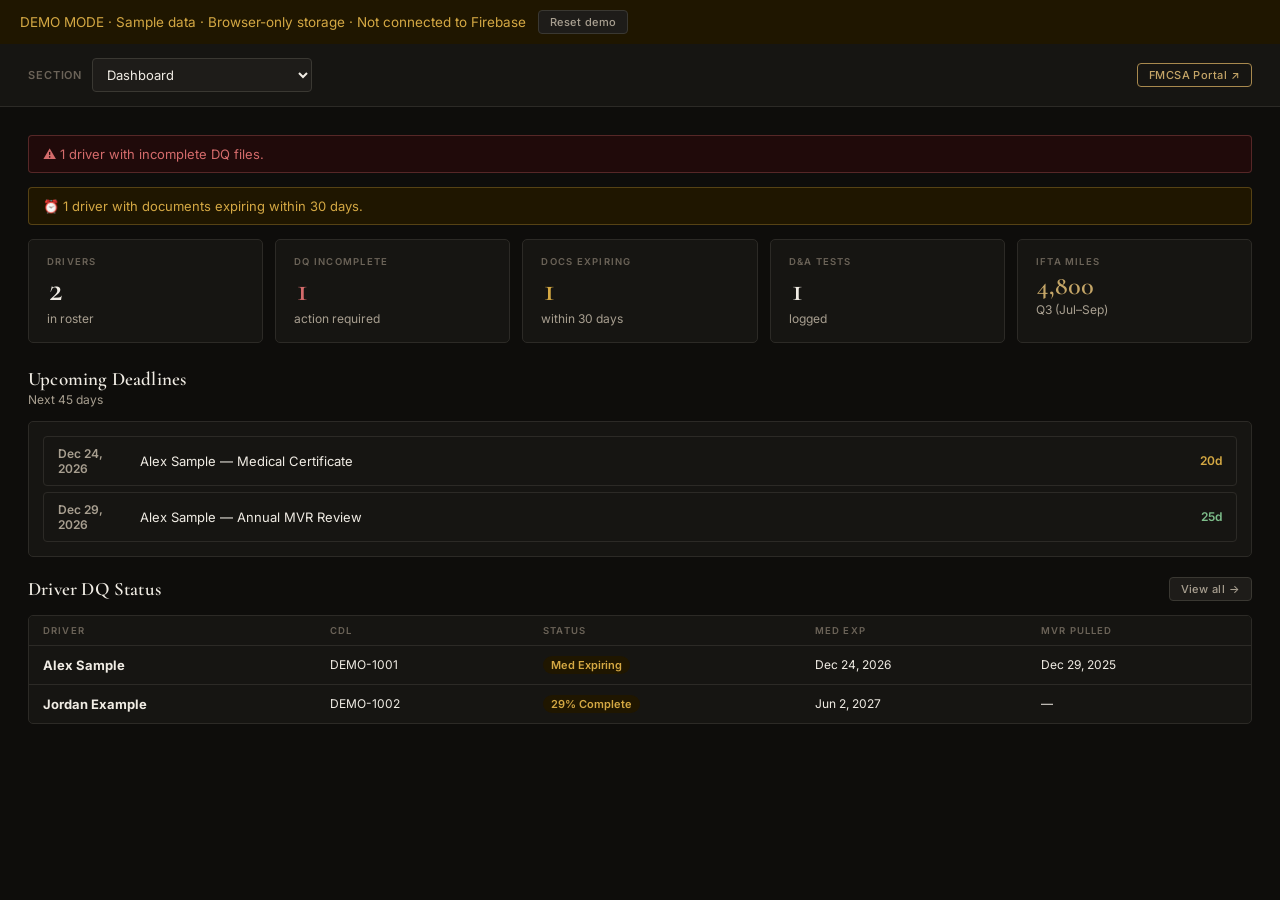
<file: Fleet_Dropdown_Demo.html>
<!doctype html>
<html lang="en"><head><meta charset="utf-8"><meta name="viewport" content="width=device-width, initial-scale=1"><meta name="claude:viewport-fit-sides" content="cover">
<title>Fleet Compliance</title>
<link rel="preconnect" href="https://fonts.googleapis.com">
<link href="https://fonts.googleapis.com/css2?family=Cormorant+Garamond:wght@400;500;600;700&family=Inter:wght@300;400;500;600&display=swap" rel="stylesheet">

<style>
:root {
  --bg:    #0e0d0b;
  --bg2:   #161512;
  --bg3:   #1e1c19;
  --bg4:   #252320;
  --fg:    #f0ece4;
  --fg2:   #a89f90;
  --fg3:   #6b6358;
  --border: #2c2a26;
  --border2: #3a3832;
  --accent: #c4a567;
  --accent2: #a8894e;
  --ok:    #7dbd8a;
  --ok-bg: #0d2314;
  --warn:  #d4a843;
  --warn-bg: #1f1600;
  --danger: #d46b6b;
  --danger-bg: #200a0a;
  --sidebar-w: 210px;
  color-scheme: dark;
}
* { box-sizing: border-box; margin: 0; padding: 0; }
html, body { height: 100%; }
body {
  background: var(--bg); color: var(--fg);
  font-family: 'Inter', system-ui, sans-serif;
  font-size: 13.5px;
  display: flex; flex-direction: column;
  padding-left: max(0px, env(safe-area-inset-left, 0px));
  padding-right: max(0px, env(safe-area-inset-right, 0px));
}

.app { display: flex; flex: 1; overflow: hidden; }

.sidebar {
  width: var(--sidebar-w); background: var(--bg2);
  border-right: 1px solid var(--border);
  display: flex; flex-direction: column; flex-shrink: 0;
  overflow-y: auto;
}
.sidebar-logo { padding: 20px 16px 16px; border-bottom: 1px solid var(--border); }
.sidebar-logo .co { font-family: 'Cormorant Garamond', serif; font-size: 17px; font-weight: 600; letter-spacing: .04em; color: var(--accent); line-height: 1.2; }
.sidebar-logo .app-name { font-size: 10px; font-weight: 500; text-transform: uppercase; letter-spacing: .14em; color: var(--fg3); margin-top: 5px; }
.nav-section { padding: 10px 0 6px; }
.nav-label { font-size: 9px; font-weight: 600; text-transform: uppercase; letter-spacing: .16em; color: var(--fg3); padding: 0 16px; margin-bottom: 4px; }
.nav-item {
  display: flex; align-items: center; gap: 9px;
  padding: 7px 16px; font-size: 12.5px; font-weight: 400;
  color: var(--fg2); cursor: pointer;
  border: none; background: none; width: 100%; text-align: left;
  transition: background .12s, color .12s;
  letter-spacing: .01em; border-right: 2px solid transparent;
}
.nav-item:hover { background: var(--bg3); color: var(--fg); }
.nav-item.active { background: var(--bg3); color: var(--accent); font-weight: 500; border-right-color: var(--accent); }
.nav-icon { font-size: 14px; width: 18px; flex-shrink: 0; opacity: .7; }
.badge { margin-left: auto; font-size: 10px; font-weight: 600; background: var(--danger); color: #fff; border-radius: 10px; padding: 1px 5px; }

.main { flex: 1; overflow-y: auto; display: flex; flex-direction: column; }
.topbar {
  display: flex; align-items: center; justify-content: space-between;
  padding: 14px 28px; border-bottom: 1px solid var(--border);
  background: var(--bg2); position: sticky; top: 0; z-index: 5;
  flex-shrink: 0;
}
.topbar h1 { font-family: 'Cormorant Garamond', serif; font-size: 22px; font-weight: 600; letter-spacing: .02em; }
.topbar-actions { display: flex; gap: 8px; align-items: center; flex-wrap: wrap; }
.content { padding: 28px; flex: 1; }

.btn { font-family: 'Inter', sans-serif; font-size: 12px; font-weight: 500; letter-spacing: .04em; padding: 7px 16px; border-radius: 4px; border: 1px solid var(--border2); background: var(--bg3); color: var(--fg2); cursor: pointer; transition: background .12s, color .12s; text-decoration: none; display: inline-flex; align-items: center; gap: 5px; white-space: nowrap; }
.btn:hover { background: var(--bg4); color: var(--fg); }
.btn-primary { background: var(--accent); color: #0e0d0b; border-color: var(--accent); font-weight: 600; }
.btn-primary:hover { background: var(--accent2); border-color: var(--accent2); color: #0e0d0b; }
.btn-sm { padding: 4px 11px; font-size: 11px; }
.btn-danger { background: var(--danger-bg); color: var(--danger); border-color: transparent; }
.btn-link { background: none; border-color: var(--accent2); color: var(--accent); }
.btn-link:hover { background: var(--bg3); color: var(--accent); }

.stat-row { display: grid; grid-template-columns: repeat(auto-fit, minmax(140px, 1fr)); gap: 12px; margin-bottom: 24px; }
.stat-card { background: var(--bg2); border: 1px solid var(--border); border-radius: 5px; padding: 16px 18px; }
.stat-label { font-size: 9.5px; font-weight: 600; text-transform: uppercase; letter-spacing: .13em; color: var(--fg3); }
.stat-num { font-family: 'Cormorant Garamond', serif; font-size: 34px; font-weight: 600; line-height: 1.05; margin-top: 5px; font-variant-numeric: tabular-nums; }
.stat-sub { font-size: 12px; color: var(--fg2); margin-top: 3px; }
.stat-ok { color: var(--ok); }
.stat-warn { color: var(--warn); }
.stat-danger { color: var(--danger); }
.stat-gold { color: var(--accent); }

.table-wrap { overflow-x: auto; }
table { width: 100%; border-collapse: collapse; font-size: 13px; }
thead th { text-align: left; font-size: 9.5px; font-weight: 600; text-transform: uppercase; letter-spacing: .12em; color: var(--fg3); padding: 9px 14px; border-bottom: 1px solid var(--border); background: var(--bg2); white-space: nowrap; }
tbody tr { border-bottom: 1px solid var(--border); }
tbody tr:last-child { border-bottom: none; }
tbody td { padding: 10px 14px; vertical-align: middle; }
tbody tr:hover td { background: var(--bg3); }

.pill { display: inline-block; font-size: 11px; font-weight: 600; padding: 2px 8px; border-radius: 20px; white-space: nowrap; }
.pill-ok { background: var(--ok-bg); color: var(--ok); }
.pill-warn { background: var(--warn-bg); color: var(--warn); }
.pill-danger { background: var(--danger-bg); color: var(--danger); }
.pill-neutral { background: var(--bg3); color: var(--fg2); }
.pill-gold { background: #1c1810; color: var(--accent); }

.section-head { display: flex; align-items: center; justify-content: space-between; margin-bottom: 14px; }
.section-head h2 { font-family: 'Cormorant Garamond', serif; font-size: 19px; font-weight: 600; letter-spacing: .01em; }
.section-head p { font-size: 12px; color: var(--fg2); margin-top: 2px; }

.card { background: var(--bg2); border: 1px solid var(--border); border-radius: 5px; overflow: hidden; margin-bottom: 20px; }
.card-pad { padding: 16px; }

.modal-overlay { position: fixed; inset: 0; z-index: 100; background: rgba(0,0,0,.6); display: flex; align-items: center; justify-content: center; padding: 16px; }
.modal { background: var(--bg2); border: 1px solid var(--border2); border-radius: 5px; width: 100%; max-width: 520px; padding: 28px; max-height: 90vh; overflow-y: auto; }
.modal h3 { font-family: 'Cormorant Garamond', serif; font-size: 20px; font-weight: 600; margin-bottom: 18px; letter-spacing: .02em; }
.modal-actions { display: flex; gap: 8px; justify-content: flex-end; margin-top: 20px; }

.form-grid { display: grid; grid-template-columns: 1fr 1fr; gap: 12px; }
.form-group { display: flex; flex-direction: column; gap: 5px; }
.form-group.full { grid-column: 1/-1; }
label { font-size: 11px; font-weight: 600; color: var(--fg3); text-transform: uppercase; letter-spacing: .08em; }
input, select, textarea { font-family: 'Inter', sans-serif; font-size: 13px; padding: 7px 10px; border: 1px solid var(--border2); border-radius: 4px; background: var(--bg3); color: var(--fg); width: 100%; }
input:focus, select:focus, textarea:focus { outline: none; border-color: var(--accent); }
.form-section { font-size: 9.5px; font-weight: 600; text-transform: uppercase; letter-spacing: .12em; color: var(--fg3); grid-column: 1/-1; margin-top: 6px; padding-top: 14px; border-top: 1px solid var(--border); }

/* DQ checklist */
.checklist { display: flex; flex-direction: column; gap: 6px; }
.check-row { display: flex; align-items: center; gap: 10px; padding: 8px 12px; border: 1px solid var(--border); border-radius: 4px; background: var(--bg3); }
.check-row.done { background: var(--ok-bg); border-color: rgba(125,189,138,.25); }
.check-row.done .check-label { color: var(--ok); }
.check-box { width: 16px; height: 16px; border: 1.5px solid var(--border2); border-radius: 2px; flex-shrink: 0; display: flex; align-items: center; justify-content: center; cursor: pointer; }
.check-box.checked { background: var(--ok); border-color: var(--ok); }
.check-box.checked::after { content: '✓'; color: #000; font-size: 10px; font-weight: 700; }
.check-label { font-size: 13px; font-weight: 400; flex: 1; min-width: 0; }
.check-date { font-size: 11px; color: var(--fg3); white-space: nowrap; }
.photo-btn { cursor: pointer; font-size: 14px; padding: 2px 6px; border-radius: 4px; border: 1px solid var(--border); background: var(--bg2); line-height: 1.3; flex-shrink: 0; }
.photo-btn.has-photo { border-color: var(--accent); background: #1c1810; }
.photo-thumb { width: 28px; height: 28px; object-fit: cover; border-radius: 3px; cursor: pointer; flex-shrink: 0; border: 1px solid var(--border); }

/* HOS */
.hos-grid { display: grid; grid-template-columns: repeat(3, 1fr); gap: 10px; margin-bottom: 20px; }
.hos-box { background: var(--bg3); border: 1px solid var(--border); border-radius: 5px; padding: 16px 14px; }
.hos-num { font-family: 'Cormorant Garamond', serif; font-size: 36px; font-weight: 600; color: var(--accent); line-height: 1; }
.hos-unit { font-size: 9.5px; font-weight: 600; text-transform: uppercase; letter-spacing: .1em; color: var(--fg3); margin-top: 2px; }
.hos-desc { font-size: 12px; color: var(--fg2); margin-top: 6px; line-height: 1.4; }

/* IFTA */
.state-list { display: flex; flex-direction: column; gap: 6px; }
.state-row { display: flex; align-items: center; gap: 10px; padding: 8px 12px; border: 1px solid var(--border); border-radius: 4px; background: var(--bg3); }
.state-row.base { border-color: rgba(196,165,103,.35); background: #1c1810; }
.state-abbr { font-size: 12px; font-weight: 600; width: 32px; flex-shrink: 0; color: var(--fg2); }
.state-field { display: flex; align-items: center; gap: 5px; flex: 1; }
.state-input { border: 1px solid var(--border2); border-radius: 4px; padding: 5px 8px; background: var(--bg2); color: var(--fg); font-size: 13px; width: 110px; font-variant-numeric: tabular-nums; }
.state-input:focus { outline: none; border-color: var(--accent); }
.state-unit { font-size: 11px; color: var(--fg3); white-space: nowrap; }
.add-state-row { display: flex; gap: 8px; align-items: center; margin-top: 12px; padding-top: 12px; border-top: 1px solid var(--border); }

/* Receipts */
.receipt-list { display: flex; flex-direction: column; gap: 6px; }
.receipt-row { display: flex; align-items: center; gap: 10px; padding: 8px 12px; border: 1px solid var(--border); border-radius: 4px; background: var(--bg3); font-size: 12px; }
.receipt-photo { width: 26px; height: 26px; object-fit: cover; border-radius: 3px; border: 1px solid var(--border); cursor: pointer; flex-shrink: 0; }

.q-tabs { display: flex; gap: 6px; margin-bottom: 20px; flex-wrap: wrap; }
.q-tab { padding: 6px 16px; font-size: 11px; font-weight: 500; letter-spacing: .06em; border: 1px solid var(--border2); border-radius: 3px; cursor: pointer; background: var(--bg2); color: var(--fg2); text-transform: uppercase; }
.q-tab.active { background: var(--accent); color: #0e0d0b; border-color: var(--accent); font-weight: 600; }

/* D&A */
.da-row { display: grid; grid-template-columns: 88px 80px 140px 1fr auto; gap: 10px; align-items: center; padding: 9px 14px; border-bottom: 1px solid var(--border); font-size: 13px; }
.da-row:last-child { border-bottom: none; }
.da-head { font-size: 9.5px; font-weight: 600; text-transform: uppercase; letter-spacing: .1em; color: var(--fg3); padding: 9px 14px; border-bottom: 1px solid var(--border); display: grid; grid-template-columns: 88px 80px 140px 1fr auto; gap: 10px; background: var(--bg); }

/* CSA */
.csa-grid { display: grid; grid-template-columns: repeat(auto-fill, minmax(220px, 1fr)); gap: 12px; }
.csa-card { background: var(--bg2); border: 1px solid var(--border); border-radius: 5px; padding: 16px; }
.csa-name { font-size: 11px; font-weight: 600; text-transform: uppercase; letter-spacing: .07em; color: var(--fg2); margin-bottom: 10px; }
.csa-bar-bg { height: 6px; background: var(--bg3); border-radius: 3px; overflow: hidden; margin-bottom: 6px; }
.csa-bar { height: 100%; border-radius: 3px; transition: width .3s; }

.alert-banner { display: flex; align-items: center; gap: 10px; padding: 10px 14px; border-radius: 4px; margin-bottom: 14px; font-size: 13px; }
.alert-warn { background: var(--warn-bg); color: var(--warn); border: 1px solid rgba(212,168,67,.3); }
.alert-danger { background: var(--danger-bg); color: var(--danger); border: 1px solid rgba(212,107,107,.3); }
.dl-list { display: flex; flex-direction: column; gap: 6px; }
.dl-item { display: flex; align-items: center; gap: 12px; padding: 9px 14px; border: 1px solid var(--border); border-radius: 4px; font-size: 13px; }
.dl-date { font-size: 12px; font-weight: 600; width: 70px; flex-shrink: 0; color: var(--fg2); }
.dl-name { flex: 1; }
.dl-days { font-size: 12px; font-weight: 600; }

.lightbox { position: fixed; inset: 0; z-index: 200; background: rgba(0,0,0,.88); display: flex; align-items: center; justify-content: center; cursor: zoom-out; }
.lightbox img { max-width: 90vw; max-height: 90vh; border-radius: 5px; object-fit: contain; }

.settings-grid { display: grid; grid-template-columns: 1fr 1fr; gap: 16px; }
.settings-card { background: var(--bg2); border: 1px solid var(--border); border-radius: 5px; padding: 18px; }
.settings-card h3 { font-family: 'Cormorant Garamond', serif; font-size: 16px; font-weight: 600; margin-bottom: 14px; color: var(--fg); }
.field-row { display: flex; flex-direction: column; gap: 5px; margin-bottom: 12px; }
.field-row:last-child { margin-bottom: 0; }
.field-val { font-size: 13px; font-weight: 500; color: var(--fg); padding: 7px 10px; background: var(--bg3); border: 1px solid var(--border); border-radius: 4px; min-height: 34px; }

.two-col { display: grid; grid-template-columns: 1fr 1fr; gap: 20px; }

.empty { text-align: center; padding: 48px 24px; color: var(--fg3); }
.empty-icon { font-size: 32px; margin-bottom: 10px; }

@media (max-width: 700px) {
  .sidebar { display: none; }
  .form-grid { grid-template-columns: 1fr; }
  .da-row, .da-head { grid-template-columns: 1fr 1fr; }
  .da-row span:nth-child(n+3), .da-head span:nth-child(n+3) { display: none; }
  .hos-grid { grid-template-columns: repeat(2,1fr); }
  .settings-grid, .two-col { grid-template-columns: 1fr; }
}

.sidebar {display:none !important;}
.section-selector {display:flex;align-items:center;gap:10px;flex-wrap:wrap;}
.section-selector select {width:220px;max-width:100%;}
.demo-banner {padding:10px 20px;background:#1f1600;color:#d4a843;display:flex;align-items:center;gap:12px;flex-wrap:wrap;}
@media(max-width:700px){.topbar{padding:12px;align-items:flex-start;gap:12px;flex-direction:column}.content{padding:14px}.section-selector select{width:100%;}.section-selector{width:100%;}}
</style></head><body>

<div class="demo-banner"><span>DEMO MODE · Sample data · Browser-only storage · Not connected to Firebase</span><button class="btn btn-sm" onclick="resetDemo()">Reset demo</button></div><div class="app">
  <nav class="sidebar">
    <div class="sidebar-logo">
      <div class="co">Dwyer Marble<br>& Stone</div>
      <div class="app-name">Fleet Compliance</div>
    </div>
    <div class="nav-section">
      <div class="nav-label">Overview</div>
      <button class="nav-item active" onclick="nav('dashboard')"><span class="nav-icon">◉</span>Dashboard</button>
    </div>
    <div class="nav-section">
      <div class="nav-label">Compliance</div>
      <button class="nav-item" onclick="nav('drivers')"><span class="nav-icon">👤</span>DQ Files<span class="badge" id="dq-badge" hidden></span></button>
      <button class="nav-item" onclick="nav('da')"><span class="nav-icon">🧪</span>Drug & Alcohol</button>
      <button class="nav-item" onclick="nav('csa')"><span class="nav-icon">📊</span>CSA Score</button>
      <button class="nav-item" onclick="nav('hos')"><span class="nav-icon">🕐</span>Hours of Service</button>
    </div>
    <div class="nav-section">
      <div class="nav-label">Tax & Reg</div>
      <button class="nav-item" onclick="nav('ifta')"><span class="nav-icon">⛽</span>IFTA Filing</button>
    </div>
    <div class="nav-section">
      <div class="nav-label">Admin</div>
      <button class="nav-item" onclick="nav('deadlines')"><span class="nav-icon">📅</span>Deadlines</button>
      <button class="nav-item" onclick="nav('settings')"><span class="nav-icon">⚙</span>Company Info</button>
    </div>
  </nav>

  <div class="main">
    <div class="topbar">
      <div class="section-selector"><label for="section-select">Section</label><select id="section-select" onchange="nav(this.value)"><option value="dashboard">Dashboard</option><option value="drivers">Driver qualification files</option><option value="da">Drug &amp; alcohol</option><option value="csa">CSA score tracker</option><option value="hos">Hours of service</option><option value="ifta">Fuel / IFTA worksheet</option><option value="deadlines">Deadlines</option><option value="settings">Company information</option></select><h1 id="page-title" hidden>Dashboard</h1></div>
      <div class="topbar-actions" id="topbar-actions"></div>
    </div>
    <div class="content" id="main-content"></div>
  </div>
</div>

<div id="modal-root"></div>
<input type="file" id="photo-input" accept="image/*" style="display:none" onchange="handlePhotoFile(event)">
<input type="file" id="receipt-input" accept="image/*" style="display:none" onchange="handleReceiptFile(event)">

<script>
const ALL_STATES = ['AL','AK','AR','AZ','CA','CO','CT','DE','FL','GA','IA','ID','IL','IN','KS','KY','LA','MA','MD','ME','MN','MO','MS','MT','NC','ND','NE','NH','NJ','NM','NV','NY','OH','OK','OR','PA','RI','SC','SD','TN','TX','UT','VA','VT','WA','WI','WV','WY'];

let S = {
  drivers: [], da: [], hosLog: [], csa: {},
  ifta: {}, iftaStates: { 'Q1':['MI'],'Q2':['MI'],'Q3':['MI'],'Q4-prev':['MI'] },
  receipts: {},
  activeQ: curQ(),
  co: { dot:'', mc:'', eld:'', state:'MI', name:'Dwyer Marble & Stone' }
};

let pendingPhoto = null;
let pendingReceipt = null;

function curQ() {
  const m = new Date().getMonth();
  return m<3?'Q4-prev':m<6?'Q1':m<9?'Q2':'Q3';
}
function save() { try { localStorage.setItem('fleetops_dropdown_demo_v1', JSON.stringify(S)); } catch(e){} }
function load() {
  try {
    const d = localStorage.getItem('fleetops_dropdown_demo_v1');
    if (d) { const p = JSON.parse(d); S = {...S,...p}; }
    if (!S.iftaStates) S.iftaStates = {'Q1':['MI'],'Q2':['MI'],'Q3':['MI'],'Q4-prev':['MI']};
    if (!S.co) S.co = { dot:'',mc:'',eld:'',state:'MI',name:'Dwyer Marble & Stone' };
    if (!S.hosLog) S.hosLog = [];
    if (!S.receipts) S.receipts = {};
  } catch(e) {}
}

const DQ_ITEMS = [
  { key:'app',          label:'Employment Application (10-yr history)',    photo:true },
  { key:'clearinghouse',label:'Clearinghouse Query (full)',                photo:false },
  { key:'mvr',          label:'MVR Pulled (all states, 3 yrs)',            hasDate:true,   photo:false },
  { key:'med',          label:'Medical Certificate',                       hasExpiry:true, photo:true },
  { key:'road',         label:'Road Test Certificate / CDL Copy',          photo:true },
  { key:'prev_emp',     label:'Prior Employer Verification (3 yrs)',       photo:false },
  { key:'drug',         label:'Pre-Employment Drug Test (negative)',       photo:true },
];

const CSA_CATS = [
  { key:'unsafe',  label:'Unsafe Driving',                threshold:65 },
  { key:'hos',     label:'HOS Compliance',                threshold:65 },
  { key:'fitness', label:'Driver Fitness',                threshold:80 },
  { key:'da',      label:'Controlled Substances/Alcohol', threshold:80 },
  { key:'maint',   label:'Vehicle Maintenance',           threshold:80 },
  { key:'hazmat',  label:'Hazardous Materials',           threshold:80 },
  { key:'crash',   label:'Crash Indicator',               threshold:65 },
];

const HOS_RULES = [
  { num:'11',    unit:'hrs driving',  desc:'Max driving time after 10 consecutive hrs off duty' },
  { num:'14',    unit:'hr window',    desc:'On-duty time limit from the moment the shift starts' },
  { num:'30',    unit:'min break',    desc:'Required after 8 cumulative hours of driving time' },
  { num:'10',    unit:'hrs off',      desc:'Minimum consecutive off-duty time to reset the driving window' },
  { num:'60/70', unit:'hr limit',     desc:'On-duty cap over any 7 consecutive days (60) or 8 days (70)' },
  { num:'34',    unit:'hr restart',   desc:'May restart the 7/8-day period after 34 consecutive hours off duty' },
];

const QUARTERS = ['Q1','Q2','Q3','Q4-prev'];
const Q_LABELS = { 'Q1':'Q1 (Jan–Mar)','Q2':'Q2 (Apr–Jun)','Q3':'Q3 (Jul–Sep)','Q4-prev':'Q4 Prior Year' };
const Q_DUE   = { 'Q1':'Apr 30','Q2':'Jul 31','Q3':'Oct 31','Q4-prev':'Jan 31' };

const PAGE_LINKS = {
  dashboard:  { label:'FMCSA Portal',       url:'https://portal.fmcsa.dot.gov/' },
  drivers:    { label:'Open Clearinghouse', url:'https://clearinghouse.fmcsa.dot.gov/' },
  da:         { label:'Open Clearinghouse', url:'https://clearinghouse.fmcsa.dot.gov/' },
  csa:        { label:'Open SMS',           url:'https://ai.fmcsa.dot.gov/' },
  hos:        { label:'FMCSA HOS Rules',    url:'https://www.fmcsa.dot.gov/regulations/hours-service/summary-hours-service-regulations' },
  ifta:       { label:'File with Michigan', url:'https://mto.treasury.michigan.gov/' },
  deadlines:  { label:'FMCSA Calendar',     url:'https://www.fmcsa.dot.gov/registration/commercial-drivers-license' },
  settings:   { label:'SAFER Web',          url:'https://safer.fmcsa.dot.gov/' },
};

function dq_pct(d) {
  return Math.round(DQ_ITEMS.filter(i=>d.dq?.[i.key]?.done).length / DQ_ITEMS.length * 100);
}
function dq_status(d) {
  const p = dq_pct(d);
  if (p===100) {
    if (d.dq?.med?.expiry) {
      const dy = Math.ceil((new Date(d.dq.med.expiry)-new Date())/86400000);
      if (dy<0) return {label:'Med Expired',cls:'pill-danger'};
      if (dy<30) return {label:'Med Expiring',cls:'pill-warn'};
    }
    if (d.dq?.mvr?.date) {
      const dy = Math.ceil((new Date()-new Date(d.dq.mvr.date))/86400000);
      if (dy>365) return {label:'MVR Overdue',cls:'pill-danger'};
      if (dy>335) return {label:'MVR Due Soon',cls:'pill-warn'};
    }
    return {label:'Complete',cls:'pill-ok'};
  }
  if (p===0) return {label:'Not Started',cls:'pill-neutral'};
  return {label:`${p}% Complete`,cls:'pill-warn'};
}
function days_until(ds) { return ds ? Math.ceil((new Date(ds)-new Date())/86400000) : null; }
function fmt_date(s) { return s ? new Date(s+'T12:00:00').toLocaleDateString('en-US',{month:'short',day:'numeric',year:'numeric'}) : '—'; }
function incomplete_dq() { return S.drivers.filter(d=>dq_pct(d)<100).length; }
function expiring_soon() {
  return S.drivers.filter(d=>{
    const md = d.dq?.med?.expiry ? days_until(d.dq.med.expiry) : null;
    const mr = d.dq?.mvr?.date ? Math.ceil((new Date(new Date(d.dq.mvr.date).getTime()+365*86400000)-new Date())/86400000) : null;
    return (md!==null&&md>=0&&md<30)||(mr!==null&&mr>=0&&mr<30);
  }).length;
}
function all_deadlines() {
  const list = [];
  [['Q1','2026-04-30'],['Q2','2026-07-31'],['Q3','2026-10-31'],['Q4-prev','2027-01-31']].forEach(([q,d])=>{
    list.push({date:d,name:`IFTA ${Q_LABELS[q]} filing`,type:'ifta'});
  });
  S.drivers.forEach(drv=>{
    if (drv.dq?.med?.expiry) list.push({date:drv.dq.med.expiry,name:`${drv.name} — Medical Certificate`,type:'med'});
    if (drv.dq?.mvr?.date) {
      const due = new Date(new Date(drv.dq.mvr.date).getTime()+365*86400000);
      list.push({date:due.toISOString().slice(0,10),name:`${drv.name} — Annual MVR Review`,type:'mvr'});
    }
  });
  return list.filter(d=>days_until(d.date)>=0).sort((a,b)=>a.date.localeCompare(b.date));
}
function total_ifta(q,field) {
  return Object.values(S.ifta[q]||{}).reduce((a,b)=>a+(Number(b[field])||0),0);
}

// ─── Nav ─────────────────────────────────────────────────────────────────────
let currentPage = 'dashboard';
const NAV_IDX = {dashboard:0,drivers:1,da:2,csa:3,hos:4,ifta:5,deadlines:6,settings:7};
function nav(page) {
  currentPage = page;
  document.getElementById('section-select').value=page;
  document.querySelectorAll('.nav-item').forEach(el=>el.classList.remove('active'));
  document.querySelectorAll('.nav-item')[NAV_IDX[page]]?.classList.add('active');
  render();
}
function render() {
  const titles = {dashboard:'Dashboard',drivers:'DQ Files',da:'Drug & Alcohol Log',csa:'CSA Score Tracker',hos:'Hours of Service',ifta:'IFTA Filing',deadlines:'Upcoming Deadlines',settings:'Company Info'};
  document.getElementById('page-title').textContent = titles[currentPage]||'';
  const inc = incomplete_dq();
  const badge = document.getElementById('dq-badge');
  badge.textContent = inc; badge.hidden = inc===0;
  const link = PAGE_LINKS[currentPage];
  const addBtns = {drivers:`<button class="btn btn-primary btn-sm" onclick="openAddDriver()">+ Add Driver</button>`, da:`<button class="btn btn-primary btn-sm" onclick="openAddDA()">+ Log Test</button>`, hos:`<button class="btn btn-primary btn-sm" onclick="openAddHOS()">+ Log Violation</button>`, settings:`<button class="btn btn-primary btn-sm" onclick="openEditSettings()">Edit Info</button>`};
  document.getElementById('topbar-actions').innerHTML = (addBtns[currentPage]||'') + (link?`<a class="btn btn-link btn-sm" href="${link.url}" target="_blank" rel="noopener">${link.label} ↗</a>`:'');
  document.getElementById('main-content').innerHTML='';
  ({dashboard:renderDashboard,drivers:renderDrivers,da:renderDA,csa:renderCSA,hos:renderHOS,ifta:renderIFTA,deadlines:renderDeadlines,settings:renderSettings}[currentPage]||(() => {}))();
}

// ─── Dashboard ───────────────────────────────────────────────────────────────
function renderDashboard() {
  const el = document.getElementById('main-content');
  const inc = incomplete_dq(), exp = expiring_soon();
  const dl = all_deadlines().filter(d=>days_until(d.date)<=45);
  let alerts = '';
  if (inc>0) alerts+=`<div class="alert-banner alert-danger">⚠ ${inc} driver${inc>1?'s':''} with incomplete DQ files.</div>`;
  if (exp>0) alerts+=`<div class="alert-banner alert-warn">⏰ ${exp} driver${exp>1?'s':''} with documents expiring within 30 days.</div>`;
  const upcoming = dl.map(d=>{
    const days=days_until(d.date);
    return `<div class="dl-item"><span class="dl-date">${fmt_date(d.date)}</span><span class="dl-name">${d.name}</span><span class="dl-days ${days<=7?'stat-danger':days<=21?'stat-warn':'stat-ok'}">${days}d</span></div>`;
  }).join('')||'<div style="padding:14px;font-size:13px;color:var(--fg3)">No deadlines in the next 45 days.</div>';
  const mi = total_ifta(S.activeQ,'miles');
  el.innerHTML = `${alerts}
    <div class="stat-row">
      <div class="stat-card"><div class="stat-label">Drivers</div><div class="stat-num">${S.drivers.length}</div><div class="stat-sub">in roster</div></div>
      <div class="stat-card"><div class="stat-label">DQ Incomplete</div><div class="stat-num ${inc>0?'stat-danger':'stat-ok'}">${inc}</div><div class="stat-sub">${inc===0?'all current':'action required'}</div></div>
      <div class="stat-card"><div class="stat-label">Docs Expiring</div><div class="stat-num ${exp>0?'stat-warn':'stat-ok'}">${exp}</div><div class="stat-sub">within 30 days</div></div>
      <div class="stat-card"><div class="stat-label">D&A Tests</div><div class="stat-num">${S.da.length}</div><div class="stat-sub">logged</div></div>
      <div class="stat-card"><div class="stat-label">IFTA Miles</div><div class="stat-num stat-gold" style="font-size:26px">${mi.toLocaleString()}</div><div class="stat-sub">${Q_LABELS[S.activeQ]}</div></div>
    </div>
    <div class="section-head"><div><h2>Upcoming Deadlines</h2><p>Next 45 days</p></div></div>
    <div class="card"><div class="dl-list" style="padding:14px">${upcoming}</div></div>
    <div class="section-head"><div><h2>Driver DQ Status</h2></div><button class="btn btn-sm" onclick="nav('drivers')">View all →</button></div>
    <div class="card"><div class="table-wrap"><table>
      <thead><tr><th>Driver</th><th>CDL</th><th>Status</th><th>Med Exp</th><th>MVR Pulled</th></tr></thead>
      <tbody>${S.drivers.length===0?`<tr><td colspan="5"><div class="empty"><div class="empty-icon">👤</div><p>No drivers added yet.</p></div></td></tr>`:S.drivers.map(d=>{
        const st=dq_status(d);
        return `<tr><td><strong>${d.name}</strong></td><td style="font-size:12px">${d.cdl||'—'}</td><td><span class="pill ${st.cls}">${st.label}</span></td><td style="font-size:12px">${d.dq?.med?.expiry?fmt_date(d.dq.med.expiry):'—'}</td><td style="font-size:12px">${d.dq?.mvr?.date?fmt_date(d.dq.mvr.date):'—'}</td></tr>`;
      }).join('')}</tbody>
    </table></div></div>`;
}

// ─── DQ Files ────────────────────────────────────────────────────────────────
function renderDrivers() {
  const el = document.getElementById('main-content');
  if (S.drivers.length===0) { el.innerHTML=`<div class="empty"><div class="empty-icon">📂</div><p>No drivers yet. Add a driver to start tracking DQ files.</p></div>`; return; }
  el.innerHTML = S.drivers.map(d=>driverCard(d)).join('');
}
function driverCard(drv) {
  const st=dq_status(drv), pct=dq_pct(drv);
  const barColor = pct===100?'var(--ok)':pct>50?'var(--warn)':'var(--danger)';
  return `<div class="card" style="margin-bottom:16px">
    <div style="display:flex;align-items:center;justify-content:space-between;padding:14px 16px;border-bottom:1px solid var(--border)">
      <div>
        <strong style="font-size:15px;font-family:'Cormorant Garamond',serif;font-weight:600">${drv.name}</strong>
        <span style="font-size:12px;color:var(--fg3);margin-left:10px">${drv.cdl||''}</span>
        ${drv.hired?`<span style="font-size:12px;color:var(--fg3);margin-left:8px">Hired ${fmt_date(drv.hired)}</span>`:''}
      </div>
      <div style="display:flex;align-items:center;gap:8px">
        <span class="pill ${st.cls}">${st.label}</span>
        <button class="btn btn-sm" onclick="openEditDriver('${drv.id}')">Edit</button>
        <button class="btn btn-sm btn-danger" onclick="deleteDriver('${drv.id}')">Remove</button>
      </div>
    </div>
    <div style="padding:14px 16px">
      <div style="display:flex;align-items:center;gap:10px;margin-bottom:14px">
        <div style="flex:1;height:4px;background:var(--bg3);border-radius:2px;overflow:hidden">
          <div style="width:${pct}%;height:100%;background:${barColor};border-radius:2px"></div>
        </div>
        <span style="font-size:12px;font-weight:600;color:var(--fg2)">${pct}%</span>
      </div>
      <div class="checklist">
        ${DQ_ITEMS.map(item=>{
          const rec=drv.dq?.[item.key]||{};
          const done=rec.done, expiry=rec.expiry, date=rec.date, photo=rec.photo;
          return `<div class="check-row ${done?'done':''}">
            <div class="check-box ${done?'checked':''}" onclick="toggleDQ('${drv.id}','${item.key}')"></div>
            <span class="check-label">${item.label}</span>
            ${expiry?`<span class="check-date">Exp: ${fmt_date(expiry)}</span>`:''}
            ${date&&!expiry?`<span class="check-date">${fmt_date(date)}</span>`:''}
            ${item.photo ? (photo
              ? `<img class="photo-thumb" src="${photo}" onclick="showPhoto('${drv.id}','${item.key}')" title="View">`
              : `<span class="photo-btn" onclick="triggerDQPhoto('${drv.id}','${item.key}')" title="Attach photo">📎</span>`)
            : ''}
          </div>`;
        }).join('')}
      </div>
    </div>
  </div>`;
}
function toggleDQ(id,key) {
  const drv=S.drivers.find(d=>d.id===id); if(!drv) return;
  if(!drv.dq) drv.dq={};
  if(!drv.dq[key]) drv.dq[key]={};
  drv.dq[key].done=!drv.dq[key].done;
  save(); render();
}
function deleteDriver(id) { S.drivers=S.drivers.filter(d=>d.id!==id); save(); render(); }
function openAddDriver() { openDriverModal(null); }
function openEditDriver(id) { openDriverModal(S.drivers.find(d=>d.id===id)); }
function openDriverModal(drv) {
  const isEdit=!!drv;
  document.getElementById('modal-root').innerHTML=`<div class="modal-overlay" onclick="if(event.target===this)closeModal()">
    <div class="modal">
      <h3>${isEdit?'Edit Driver':'Add Driver'}</h3>
      <div class="form-grid">
        <div class="form-group full"><label>Full Name</label><input id="m-name" value="${drv?.name||''}" placeholder="John Smith"></div>
        <div class="form-group"><label>CDL Number</label><input id="m-cdl" value="${drv?.cdl||''}" placeholder="D123456789"></div>
        <div class="form-group"><label>CDL State</label><input id="m-cdlstate" value="${drv?.cdlstate||''}" placeholder="MI"></div>
        <div class="form-group"><label>Hire Date</label><input id="m-hired" type="date" value="${drv?.hired||''}"></div>
        <div class="form-group"><label>Phone</label><input id="m-phone" value="${drv?.phone||''}" placeholder="555-000-0000"></div>
        <div class="form-section">DQ File Details</div>
        <div class="form-group"><label>MVR Pull Date</label><input id="m-mvr" type="date" value="${drv?.dq?.mvr?.date||''}"></div>
        <div class="form-group"><label>Medical Cert Expiry</label><input id="m-med" type="date" value="${drv?.dq?.med?.expiry||''}"></div>
      </div>
      <div class="modal-actions">
        <button class="btn" onclick="closeModal()">Cancel</button>
        <button class="btn btn-primary" onclick="saveDriver('${drv?.id||''}')">${isEdit?'Save Changes':'Add Driver'}</button>
      </div>
    </div>
  </div>`;
}
function saveDriver(existingId) {
  const name=document.getElementById('m-name').value.trim(); if(!name) return;
  const mvrDate=document.getElementById('m-mvr').value;
  const medExpiry=document.getElementById('m-med').value;
  if (existingId) {
    const drv=S.drivers.find(d=>d.id===existingId); if(!drv) return;
    drv.name=name; drv.cdl=document.getElementById('m-cdl').value.trim();
    drv.cdlstate=document.getElementById('m-cdlstate').value.trim();
    drv.hired=document.getElementById('m-hired').value;
    drv.phone=document.getElementById('m-phone').value.trim();
    if(!drv.dq) drv.dq={};
    if(mvrDate){if(!drv.dq.mvr)drv.dq.mvr={};drv.dq.mvr.date=mvrDate;drv.dq.mvr.done=true;}
    if(medExpiry){if(!drv.dq.med)drv.dq.med={};drv.dq.med.expiry=medExpiry;drv.dq.med.done=true;}
  } else {
    const dq={};
    if(mvrDate) dq.mvr={done:true,date:mvrDate};
    if(medExpiry) dq.med={done:true,expiry:medExpiry};
    S.drivers.push({id:'drv_'+Date.now(),name,cdl:document.getElementById('m-cdl').value.trim(),cdlstate:document.getElementById('m-cdlstate').value.trim(),hired:document.getElementById('m-hired').value,phone:document.getElementById('m-phone').value.trim(),dq});
  }
  save(); closeModal(); render();
}

// ─── DQ Photo ────────────────────────────────────────────────────────────────
function triggerDQPhoto(driverId,key) {
  pendingPhoto={driverId,key}; pendingReceipt=null;
  document.getElementById('photo-input').value='';
  document.getElementById('photo-input').click();
}
function handlePhotoFile(e) {
  const file=e.target.files[0]; if(!file||!pendingPhoto) return;
  compressImage(file,900,0.78,dataUrl=>{
    const drv=S.drivers.find(d=>d.id===pendingPhoto.driverId);
    if(drv){
      if(!drv.dq) drv.dq={};
      if(!drv.dq[pendingPhoto.key]) drv.dq[pendingPhoto.key]={};
      drv.dq[pendingPhoto.key].photo=dataUrl;
      drv.dq[pendingPhoto.key].done=true;
      save(); render();
    }
    pendingPhoto=null;
  });
}
function showPhoto(driverId,key) {
  const drv=S.drivers.find(d=>d.id===driverId);
  const photo=drv?.dq?.[key]?.photo; if(!photo) return;
  openLightbox(photo);
}
function openLightbox(src) {
  const lb=document.createElement('div');
  lb.className='lightbox';
  lb.innerHTML=`<img src="${src}">`;
  lb.onclick=()=>lb.remove();
  document.body.appendChild(lb);
}
function compressImage(file,maxPx,quality,cb) {
  const reader=new FileReader();
  reader.onload=ev=>{
    const img=new Image();
    img.onload=()=>{
      const canvas=document.createElement('canvas');
      let w=img.width,h=img.height;
      if(w>maxPx){h=Math.round(h*maxPx/w);w=maxPx;}
      if(h>maxPx){w=Math.round(w*maxPx/h);h=maxPx;}
      canvas.width=w;canvas.height=h;
      canvas.getContext('2d').drawImage(img,0,0,w,h);
      cb(canvas.toDataURL('image/jpeg',quality));
    };
    img.src=ev.target.result;
  };
  reader.readAsDataURL(file);
}

// ─── Drug & Alcohol ───────────────────────────────────────────────────────────
function renderDA() {
  const el=document.getElementById('main-content');
  const yr=new Date().getFullYear();
  const yrTests=S.da.filter(t=>t.date?.startsWith(String(yr)));
  const drug=yrTests.filter(t=>t.type!=='alcohol').length;
  const alc=yrTests.filter(t=>t.type==='alcohol').length;
  const dc=S.drivers.length;
  const drugPct=dc?Math.round(drug/dc*100):0, alcPct=dc?Math.round(alc/dc*100):0;
  const rows=[...S.da].reverse().map(t=>{
    const cls=t.result==='Negative'?'pill-ok':t.result==='Positive'?'pill-danger':'pill-warn';
    return `<div class="da-row"><span style="font-size:12px">${fmt_date(t.date)}</span><span><span class="pill ${cls}">${t.result||'Pending'}</span></span><span style="font-size:12px;color:var(--fg2)">${t.testtype||'Drug'}</span><span>${t.driver}</span><button class="btn btn-sm btn-danger" onclick="deleteDA('${t.id}')">✕</button></div>`;
  }).join('')||`<div class="empty"><div class="empty-icon">🧪</div><p>No tests logged yet.</p></div>`;
  el.innerHTML=`
    <div class="stat-row">
      <div class="stat-card"><div class="stat-label">Drug Tests ${yr}</div><div class="stat-num ${drugPct>=50?'stat-ok':'stat-warn'}">${drug}</div><div class="stat-sub">${drugPct}% of fleet · need 50%</div></div>
      <div class="stat-card"><div class="stat-label">Alcohol Tests ${yr}</div><div class="stat-num ${alcPct>=10?'stat-ok':'stat-warn'}">${alc}</div><div class="stat-sub">${alcPct}% of fleet · need 10%</div></div>
      <div class="stat-card"><div class="stat-label">Total Logged</div><div class="stat-num">${S.da.length}</div><div class="stat-sub">all time</div></div>
      <div class="stat-card"><div class="stat-label">Positives</div><div class="stat-num ${S.da.filter(t=>t.result==='Positive').length>0?'stat-danger':'stat-ok'}">${S.da.filter(t=>t.result==='Positive').length}</div><div class="stat-sub">all time</div></div>
    </div>
    <div class="card"><div class="da-head"><span>Date</span><span>Result</span><span>Test Type</span><span>Driver</span><span></span></div>${rows}</div>`;
}
function openAddDA() {
  document.getElementById('modal-root').innerHTML=`<div class="modal-overlay" onclick="if(event.target===this)closeModal()">
    <div class="modal"><h3>Log Drug & Alcohol Test</h3>
      <div class="form-grid">
        <div class="form-group"><label>Driver Name</label><input id="da-driver" placeholder="Driver name" list="da-dl"><datalist id="da-dl">${S.drivers.map(d=>`<option value="${d.name}">`).join('')}</datalist></div>
        <div class="form-group"><label>Test Date</label><input id="da-date" type="date" value="${new Date().toISOString().slice(0,10)}"></div>
        <div class="form-group"><label>Test Category</label><select id="da-testtype"><option>Pre-Employment</option><option>Random</option><option>Post-Accident</option><option>Reasonable Suspicion</option><option>Return-to-Duty</option><option>Follow-Up</option></select></div>
        <div class="form-group"><label>Substance Type</label><select id="da-type"><option value="drug">Drug</option><option value="alcohol">Alcohol</option><option value="both">Both</option></select></div>
        <div class="form-group"><label>Result</label><select id="da-result"><option>Negative</option><option>Positive</option><option>Pending</option><option>Cancelled</option></select></div>
        <div class="form-group full"><label>Notes</label><input id="da-notes" placeholder="Collection site, SAP referral, etc."></div>
      </div>
      <div class="modal-actions"><button class="btn" onclick="closeModal()">Cancel</button><button class="btn btn-primary" onclick="saveDA()">Log Test</button></div>
    </div>
  </div>`;
}
function saveDA() {
  const driver=document.getElementById('da-driver').value.trim(); if(!driver) return;
  S.da.push({id:'da_'+Date.now(),driver,date:document.getElementById('da-date').value,testtype:document.getElementById('da-testtype').value,type:document.getElementById('da-type').value,result:document.getElementById('da-result').value,notes:document.getElementById('da-notes').value});
  save(); closeModal(); render();
}
function deleteDA(id) { S.da=S.da.filter(t=>t.id!==id); save(); render(); }

// ─── CSA ─────────────────────────────────────────────────────────────────────
function renderCSA() {
  const el=document.getElementById('main-content');
  el.innerHTML=`
    <p style="font-size:13px;color:var(--fg2);margin-bottom:20px">Enter your current CSA percentile scores from the FMCSA Safety Measurement System. Scores above the threshold flag your carrier for intervention priority.</p>
    <div class="csa-grid">
      ${CSA_CATS.map(cat=>{
        const val=S.csa[cat.key]??null, pct=val??0;
        const color=pct>=cat.threshold?'var(--danger)':pct>=cat.threshold*.8?'var(--warn)':'var(--ok)';
        return `<div class="csa-card">
          <div class="csa-name">${cat.label}</div>
          <div class="csa-bar-bg"><div class="csa-bar" style="width:${pct}%;background:${color}"></div></div>
          <div style="display:flex;align-items:center;gap:8px;margin-bottom:4px">
            <input type="number" min="0" max="100" value="${val??''}" placeholder="—"
              style="border:1px solid var(--border2);border-radius:4px;padding:4px 8px;width:70px;background:var(--bg);color:var(--fg);font-size:13px;font-weight:600"
              oninput="updateCSA('${cat.key}',this.value)">
            <span style="font-size:12px;color:var(--fg3)">/ 100</span>
            ${val!==null?`<span class="pill ${pct>=cat.threshold?'pill-danger':pct>=cat.threshold*.8?'pill-warn':'pill-ok'}">${pct>=cat.threshold?'Alert':pct>=cat.threshold*.8?'Watch':'OK'}</span>`:''}
          </div>
          <div style="font-size:11px;color:var(--fg3)">Threshold: ${cat.threshold}th percentile</div>
        </div>`;
      }).join('')}
    </div>`;
}
function updateCSA(key,val) { S.csa[key]=val===''?null:Number(val); save(); renderCSA(); }

// ─── Hours of Service ─────────────────────────────────────────────────────────
function renderHOS() {
  const el=document.getElementById('main-content');
  const violations=[...S.hosLog].reverse();
  el.innerHTML=`
    <div class="section-head"><div><h2>The Rules</h2><p>49 CFR Part 395 — Property-Carrying Drivers</p></div></div>
    <div class="hos-grid">
      ${HOS_RULES.map(r=>`<div class="hos-box"><div class="hos-num">${r.num}</div><div class="hos-unit">${r.unit}</div><div class="hos-desc">${r.desc}</div></div>`).join('')}
    </div>
    <div class="section-head" style="margin-top:4px"><div><h2>Violation Log</h2><p>Log HOS violations for CSA tracking and corrective action</p></div></div>
    <div class="card">
      ${violations.length===0?`<div class="empty"><div class="empty-icon">✅</div><p>No violations logged.</p></div>`:`
      <table><thead><tr><th>Date</th><th>Driver</th><th>Violation Type</th><th>Notes</th><th></th></tr></thead>
      <tbody>${violations.map(v=>`<tr>
        <td style="font-size:12px">${fmt_date(v.date)}</td>
        <td>${v.driver}</td>
        <td><span class="pill pill-danger">${v.vtype}</span></td>
        <td style="font-size:12px;color:var(--fg2)">${v.notes||'—'}</td>
        <td><button class="btn btn-sm btn-danger" onclick="deleteHOS('${v.id}')">✕</button></td>
      </tr>`).join('')}</tbody></table>`}
    </div>`;
}
function openAddHOS() {
  document.getElementById('modal-root').innerHTML=`<div class="modal-overlay" onclick="if(event.target===this)closeModal()">
    <div class="modal"><h3>Log HOS Violation</h3>
      <div class="form-grid">
        <div class="form-group"><label>Driver</label><input id="hos-driver" placeholder="Driver name" list="hos-dl"><datalist id="hos-dl">${S.drivers.map(d=>`<option value="${d.name}">`).join('')}</datalist></div>
        <div class="form-group"><label>Date</label><input id="hos-date" type="date" value="${new Date().toISOString().slice(0,10)}"></div>
        <div class="form-group full"><label>Violation Type</label>
          <select id="hos-vtype">
            <option>Driving beyond 11-hour limit</option>
            <option>Exceeding 14-hour window</option>
            <option>Missing 30-minute break</option>
            <option>Insufficient off-duty time (10 hrs)</option>
            <option>Exceeding 60/70-hour limit</option>
            <option>False log / ELD manipulation</option>
            <option>Other</option>
          </select>
        </div>
        <div class="form-group full"><label>Notes</label><input id="hos-notes" placeholder="Roadside inspection #, corrective action taken, etc."></div>
      </div>
      <div class="modal-actions"><button class="btn" onclick="closeModal()">Cancel</button><button class="btn btn-primary" onclick="saveHOS()">Log Violation</button></div>
    </div>
  </div>`;
}
function saveHOS() {
  const driver=document.getElementById('hos-driver').value.trim(); if(!driver) return;
  S.hosLog.push({id:'hos_'+Date.now(),driver,date:document.getElementById('hos-date').value,vtype:document.getElementById('hos-vtype').value,notes:document.getElementById('hos-notes').value});
  save(); closeModal(); render();
}
function deleteHOS(id) { S.hosLog=S.hosLog.filter(v=>v.id!==id); save(); render(); }

// ─── IFTA ─────────────────────────────────────────────────────────────────────
function renderIFTA() {
  const el=document.getElementById('main-content');
  const q=S.activeQ;
  if(!S.iftaStates[q]) S.iftaStates[q]=['MI'];
  const states=S.iftaStates[q];
  const data=S.ifta[q]||{};
  const mi=total_ifta(q,'miles'), gal=total_ifta(q,'gallons');
  const mpg=gal>0?(mi/gal).toFixed(1):'—';
  const available=ALL_STATES.filter(s=>!states.includes(s));
  const qReceipts=(S.receipts[q]||[]);

  const stateRows=states.map(st=>{
    const rec=data[st]||{}, isBase=st==='MI';
    return `<div class="state-row ${isBase?'base':''}">
      <span class="state-abbr">${st}${isBase?' ★':''}</span>
      <div class="state-field">
        <input class="state-input" type="number" min="0" placeholder="0" value="${rec.miles||''}" oninput="updateIFTA('${st}','miles',this.value)" title="Miles in ${st}">
        <span class="state-unit">mi</span>
      </div>
      <div class="state-field">
        <input class="state-input" type="number" min="0" placeholder="0" value="${rec.gallons||''}" oninput="updateIFTA('${st}','gallons',this.value)" title="Gal purchased in ${st}">
        <span class="state-unit">gal</span>
      </div>
      ${isBase?`<span style="font-size:11px;color:var(--accent);font-weight:600;white-space:nowrap">Base State</span>`:`<button class="btn btn-sm btn-danger" onclick="removeIFTAState('${st}')">✕</button>`}
    </div>`;
  }).join('');

  const receiptRows=qReceipts.map(r=>`<div class="receipt-row">
    ${r.photo?`<img class="receipt-photo" src="${r.photo}" onclick="openLightbox('${r.photo}')">`:``}
    <span style="width:80px;color:var(--fg3)">${fmt_date(r.date)}</span>
    <span style="width:32px;font-weight:600">${r.state||'—'}</span>
    <span style="flex:1">${r.location||'—'}</span>
    <span style="font-weight:600">${r.gallons?r.gallons+' gal':'—'}</span>
    <span style="color:var(--fg3);margin-left:8px">${r.amount?'$'+r.amount:''}</span>
    <button class="btn btn-sm btn-danger" onclick="deleteReceipt('${q}','${r.id}')">✕</button>
  </div>`).join('');

  el.innerHTML=`
    <div class="q-tabs">
      ${QUARTERS.map(qk=>`<div class="q-tab ${q===qk?'active':''}" onclick="switchQ('${qk}')">${qk==='Q4-prev'?'Q4 (Prev)':qk} <span style="font-size:10px;opacity:.7;margin-left:2px">Due ${Q_DUE[qk]}</span></div>`).join('')}
    </div>
    <div class="stat-row" style="margin-bottom:20px">
      <div class="stat-card"><div class="stat-label">Total Miles</div><div class="stat-num" style="font-size:26px" id="ifta-mi">${mi.toLocaleString()}</div><div class="stat-sub">${Q_LABELS[q]}</div></div>
      <div class="stat-card"><div class="stat-label">Total Gallons</div><div class="stat-num" style="font-size:26px" id="ifta-gal">${gal.toLocaleString()}</div><div class="stat-sub">purchased</div></div>
      <div class="stat-card"><div class="stat-label">Fleet MPG</div><div class="stat-num" style="font-size:26px" id="ifta-mpg">${mpg}</div><div class="stat-sub">miles per gallon</div></div>
      <div class="stat-card"><div class="stat-label">Receipts</div><div class="stat-num" style="font-size:26px">${qReceipts.length}</div><div class="stat-sub">logged this quarter</div></div>
    </div>
    <div class="two-col">
      <div>
        <div class="section-head"><div><h2>Miles & Gallons by State</h2><p>Michigan is your base jurisdiction.</p></div></div>
        <div class="card card-pad">
          <div class="state-list">${stateRows}</div>
          <div class="add-state-row">
            <select id="state-add-select" style="max-width:140px"><option value="">Add state...</option>${available.map(s=>`<option value="${s}">${s}</option>`).join('')}</select>
            <button class="btn btn-sm btn-primary" onclick="addIFTAState()">+ Add State</button>
          </div>
        </div>
      </div>
      <div>
        <div class="section-head"><div><h2>Fuel Receipts</h2><p>Date, location, gallons, cost per receipt.</p></div><button class="btn btn-sm btn-primary" onclick="openAddReceipt()">+ Add Receipt</button></div>
        <div class="card card-pad">
          ${qReceipts.length===0?`<div class="empty" style="padding:24px"><div class="empty-icon">🧾</div><p>No receipts logged for this quarter.</p></div>`:
          `<div class="receipt-list">${receiptRows}</div>`}
        </div>
      </div>
    </div>`;
}
function switchQ(q) { S.activeQ=q; save(); renderIFTA(); }
function addIFTAState() {
  const sel=document.getElementById('state-add-select'); if(!sel) return;
  const st=sel.value; if(!st) return;
  const q=S.activeQ;
  if(!S.iftaStates[q]) S.iftaStates[q]=['MI'];
  if(!S.iftaStates[q].includes(st)) S.iftaStates[q].push(st);
  save(); renderIFTA();
}
function removeIFTAState(st) {
  const q=S.activeQ;
  S.iftaStates[q]=(S.iftaStates[q]||[]).filter(s=>s!==st);
  save(); renderIFTA();
}
function updateIFTA(state,field,val) {
  if(!S.ifta[S.activeQ]) S.ifta[S.activeQ]={};
  if(!S.ifta[S.activeQ][state]) S.ifta[S.activeQ][state]={};
  S.ifta[S.activeQ][state][field]=val===''?null:Number(val);
  save();
  const mi=total_ifta(S.activeQ,'miles'), gal=total_ifta(S.activeQ,'gallons');
  const a=document.getElementById('ifta-mi'),b=document.getElementById('ifta-gal'),c=document.getElementById('ifta-mpg');
  if(a) a.textContent=mi.toLocaleString();
  if(b) b.textContent=gal.toLocaleString();
  if(c) c.textContent=gal>0?(mi/gal).toFixed(1):'—';
}
function openAddReceipt() {
  document.getElementById('modal-root').innerHTML=`<div class="modal-overlay" onclick="if(event.target===this)closeModal()">
    <div class="modal"><h3>Add Fuel Receipt</h3>
      <div class="form-grid">
        <div class="form-group"><label>Date</label><input id="r-date" type="date" value="${new Date().toISOString().slice(0,10)}"></div>
        <div class="form-group"><label>State</label>
          <select id="r-state">${(S.iftaStates[S.activeQ]||['MI']).map(s=>`<option value="${s}">${s}</option>`).join('')}</select>
        </div>
        <div class="form-group full"><label>Location / Fuel Stop</label><input id="r-location" placeholder="Flying J — I-75 Exit 195, Flint MI"></div>
        <div class="form-group"><label>Gallons</label><input id="r-gallons" type="number" min="0" step="0.001" placeholder="0.000"></div>
        <div class="form-group"><label>Total Cost ($)</label><input id="r-amount" type="number" min="0" step="0.01" placeholder="0.00"></div>
        <div class="form-group full"><label>Receipt Photo (optional)</label>
          <button class="btn" style="width:fit-content" onclick="triggerReceiptPhoto()">📎 Attach Photo</button>
          <span id="r-photo-status" style="font-size:12px;color:var(--fg3);margin-top:4px"></span>
        </div>
      </div>
      <div class="modal-actions"><button class="btn" onclick="closeModal()">Cancel</button><button class="btn btn-primary" onclick="saveReceipt()">Save Receipt</button></div>
    </div>
  </div>`;
}
function triggerReceiptPhoto() {
  pendingReceipt='pending'; pendingPhoto=null;
  document.getElementById('receipt-input').value='';
  document.getElementById('receipt-input').click();
}
let pendingReceiptPhoto=null;
function handleReceiptFile(e) {
  const file=e.target.files[0]; if(!file) return;
  compressImage(file,1200,0.80,dataUrl=>{
    pendingReceiptPhoto=dataUrl;
    const st=document.getElementById('r-photo-status');
    if(st) st.textContent='Photo attached ✓';
  });
}
function saveReceipt() {
  const rec={id:'rec_'+Date.now(),date:document.getElementById('r-date').value,state:document.getElementById('r-state').value,location:document.getElementById('r-location').value,gallons:document.getElementById('r-gallons').value,amount:document.getElementById('r-amount').value,photo:pendingReceiptPhoto||null};
  if(!S.receipts[S.activeQ]) S.receipts[S.activeQ]=[];
  S.receipts[S.activeQ].push(rec);
  pendingReceiptPhoto=null; pendingReceipt=null;
  save(); closeModal(); renderIFTA();
}
function deleteReceipt(q,id) {
  if(S.receipts[q]) S.receipts[q]=S.receipts[q].filter(r=>r.id!==id);
  save(); renderIFTA();
}

// ─── Deadlines ────────────────────────────────────────────────────────────────
function renderDeadlines() {
  const el=document.getElementById('main-content');
  const list=all_deadlines();
  if(list.length===0){el.innerHTML='<div class="empty"><div class="empty-icon">📅</div><p>No upcoming deadlines. Add drivers to track document expirations.</p></div>';return;}
  const soon=list.filter(d=>days_until(d.date)<=30);
  const later=list.filter(d=>days_until(d.date)>30);
  function rg(title,items,cls){
    if(!items.length) return '';
    return `<div class="section-head"><div><h2>${title}</h2></div></div>
    <div class="card" style="margin-bottom:20px"><div class="dl-list" style="padding:14px">
      ${items.map(d=>`<div class="dl-item"><span class="dl-date">${fmt_date(d.date)}</span><span class="dl-name">${d.name}</span><span class="dl-days ${cls}">${days_until(d.date)}d</span></div>`).join('')}
    </div></div>`;
  }
  el.innerHTML=rg('Next 30 Days',soon,'stat-warn')+rg('Upcoming',later,'stat-ok');
}

// ─── Company Info / Settings ──────────────────────────────────────────────────
function renderSettings() {
  const el=document.getElementById('main-content');
  const co=S.co;
  el.innerHTML=`
    <div class="settings-grid">
      <div class="settings-card">
        <h3>Carrier Identification</h3>
        <div class="field-row"><label>Company Name</label><div class="field-val">${co.name||'—'}</div></div>
        <div class="field-row"><label>DOT Number</label><div class="field-val ${co.dot?'':''}' style="font-size:16px;font-family:'Cormorant Garamond',serif;font-weight:600;color:${co.dot?'var(--accent)':'var(--fg3)'}">${co.dot||'Not entered'}</div></div>
        <div class="field-row"><label>MC Number</label><div class="field-val" style="font-size:16px;font-family:'Cormorant Garamond',serif;font-weight:600;color:${co.mc?'var(--accent)':'var(--fg3)'}">${co.mc||'Not entered'}</div></div>
        <div class="field-row"><label>Base State</label><div class="field-val">${co.state||'MI'}</div></div>
      </div>
      <div class="settings-card">
        <h3>Operations</h3>
        <div class="field-row"><label>ELD Provider</label><div class="field-val">${co.eld||'Not entered'}</div></div>
        <div class="field-row"><label>Operating Authority</label><div class="field-val">${co.authority||'Not entered'}</div></div>
        <div class="field-row"><label>D&A Consortium</label><div class="field-val">${co.consortium||'Not entered'}</div></div>
        <div class="field-row"><label>IFTA License #</label><div class="field-val">${co.iftaLicense||'Not entered'}</div></div>
      </div>
    </div>
    <p style="font-size:12px;color:var(--fg3);margin-top:4px">Use SAFER Web to verify your carrier registration and authority status.</p>`;
}
function openEditSettings() {
  const co=S.co;
  document.getElementById('modal-root').innerHTML=`<div class="modal-overlay" onclick="if(event.target===this)closeModal()">
    <div class="modal"><h3>Edit Company Info</h3>
      <div class="form-grid">
        <div class="form-group full"><label>Company Name</label><input id="s-name" value="${co.name||''}"></div>
        <div class="form-group"><label>DOT Number</label><input id="s-dot" value="${co.dot||''}" placeholder="1234567"></div>
        <div class="form-group"><label>MC Number</label><input id="s-mc" value="${co.mc||''}" placeholder="MC-123456"></div>
        <div class="form-group"><label>Base State</label><input id="s-state" value="${co.state||'MI'}"></div>
        <div class="form-group"><label>ELD Provider</label><input id="s-eld" value="${co.eld||''}" placeholder="Samsara, KeepTruckin, etc."></div>
        <div class="form-group"><label>Operating Authority</label><input id="s-authority" value="${co.authority||''}" placeholder="Common, Contract, etc."></div>
        <div class="form-group"><label>D&A Consortium</label><input id="s-consortium" value="${co.consortium||''}" placeholder="Consortium name"></div>
        <div class="form-group"><label>IFTA License #</label><input id="s-iftaLicense" value="${co.iftaLicense||''}"></div>
      </div>
      <div class="modal-actions"><button class="btn" onclick="closeModal()">Cancel</button><button class="btn btn-primary" onclick="saveSettings()">Save</button></div>
    </div>
  </div>`;
}
function saveSettings() {
  S.co={name:document.getElementById('s-name').value,dot:document.getElementById('s-dot').value,mc:document.getElementById('s-mc').value,state:document.getElementById('s-state').value,eld:document.getElementById('s-eld').value,authority:document.getElementById('s-authority').value,consortium:document.getElementById('s-consortium').value,iftaLicense:document.getElementById('s-iftaLicense').value};
  save(); closeModal(); render();
}

function closeModal() { document.getElementById('modal-root').innerHTML=''; }

function seedDemo(){
 const date=(days)=>{const d=new Date();d.setDate(d.getDate()+days);return d.toISOString().slice(0,10);};
 S.drivers=[{id:'demo_1',name:'Alex Sample',cdl:'DEMO-1001',cdlstate:'MI',phone:'555-0101',hired:date(-120),dq:{app:{done:true},clearinghouse:{done:true},mvr:{done:true,date:date(-340)},med:{done:true,expiry:date(20)},road:{done:true},prev_emp:{done:true},drug:{done:true}}},{id:'demo_2',name:'Jordan Example',cdl:'DEMO-1002',cdlstate:'MI',hired:date(-30),dq:{app:{done:true},med:{done:true,expiry:date(180)}}}];
 S.da=[{id:'demo_test',driver:'Alex Sample',date:date(-10),testtype:'Random',type:'drug',result:'Negative',notes:'Fictional demonstration record'}];
 S.hosLog=[{id:'demo_hos',driver:'Jordan Example',date:date(-5),vtype:'Missing 30-minute break',notes:'Fictional example — review workflow only'}];
 S.ifta[S.activeQ]={MI:{miles:4800,gallons:640}};
 S.co={dot:'DEMO ONLY',mc:'',eld:'Example provider',state:'MI',name:'Demo Fleet Company'};
 save();
}
function resetDemo(){if(!confirm('Replace all demo edits with sample records?'))return;localStorage.removeItem('fleetops_dropdown_demo_v1');location.reload();}
let demoExists=false;try{demoExists=!!localStorage.getItem('fleetops_dropdown_demo_v1');}catch(e){}
load();if(!demoExists)seedDemo();render();
</script>
</body></html>
</file>
